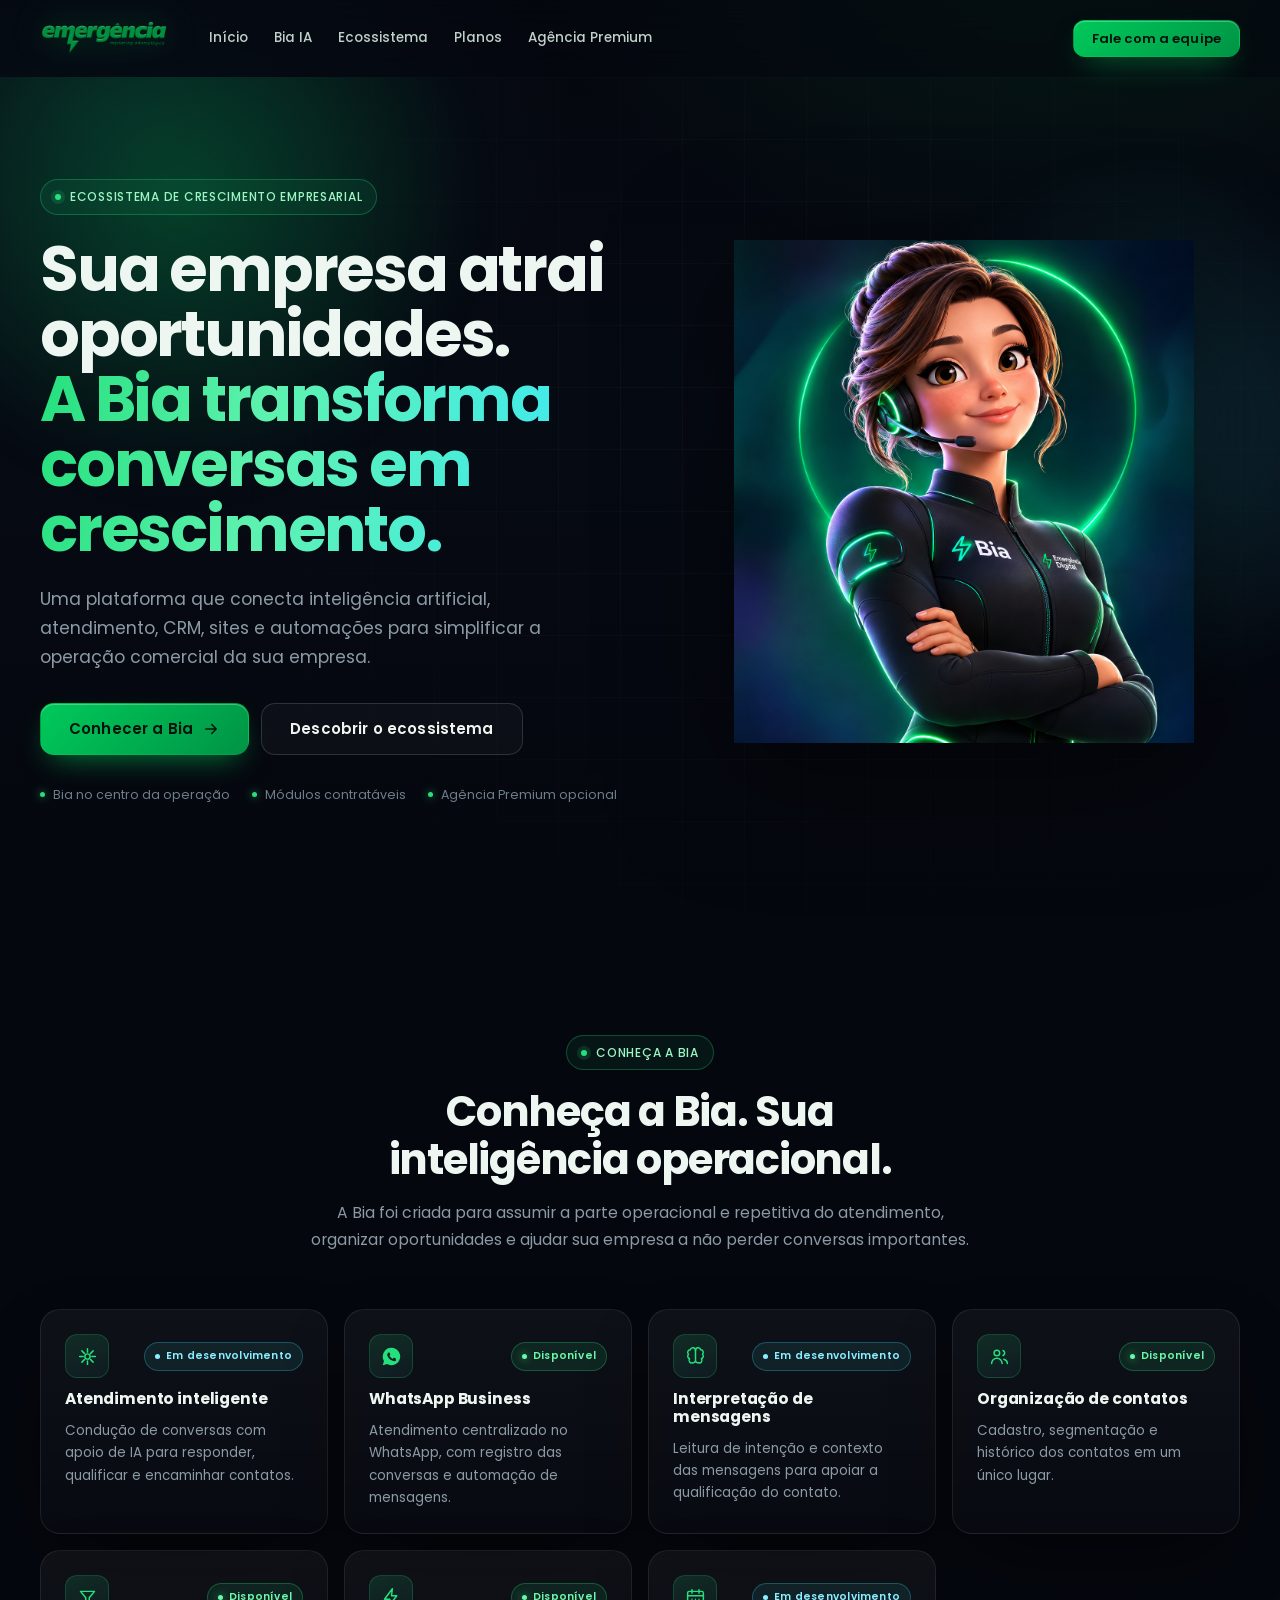
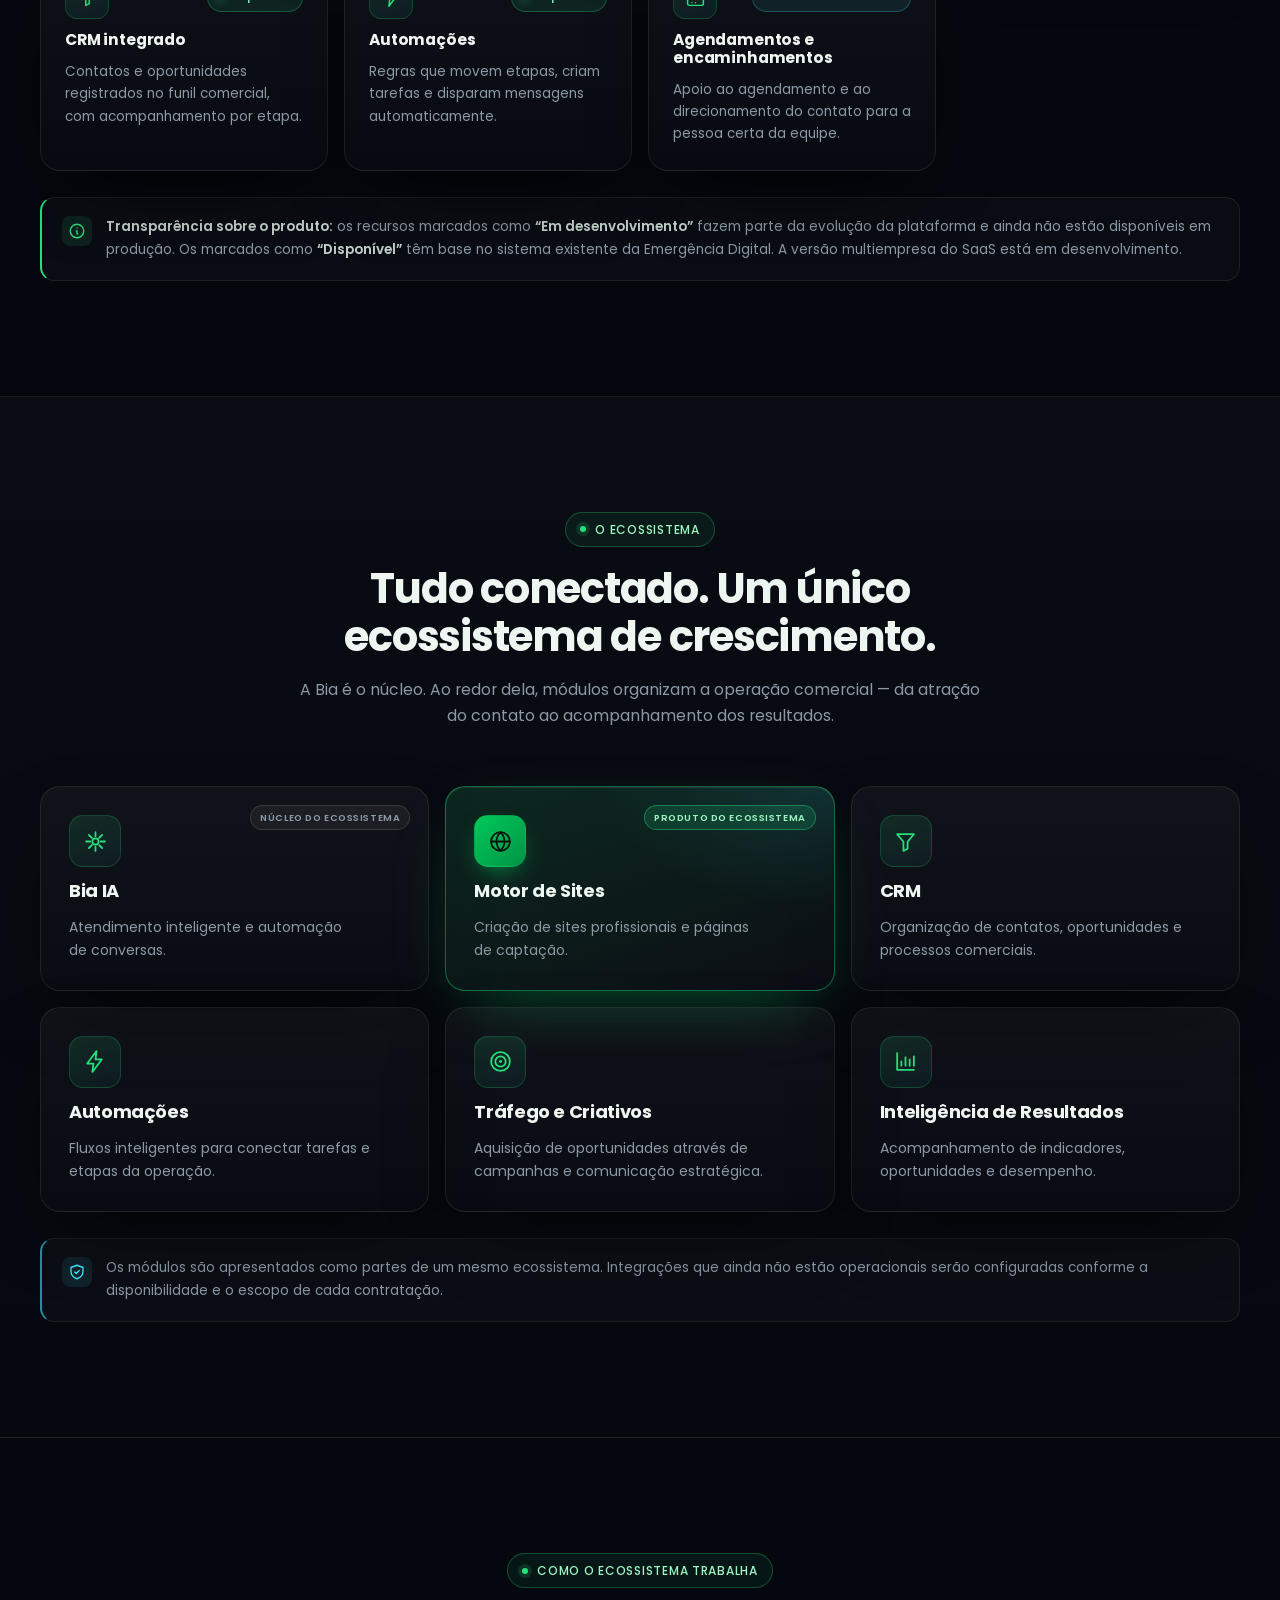
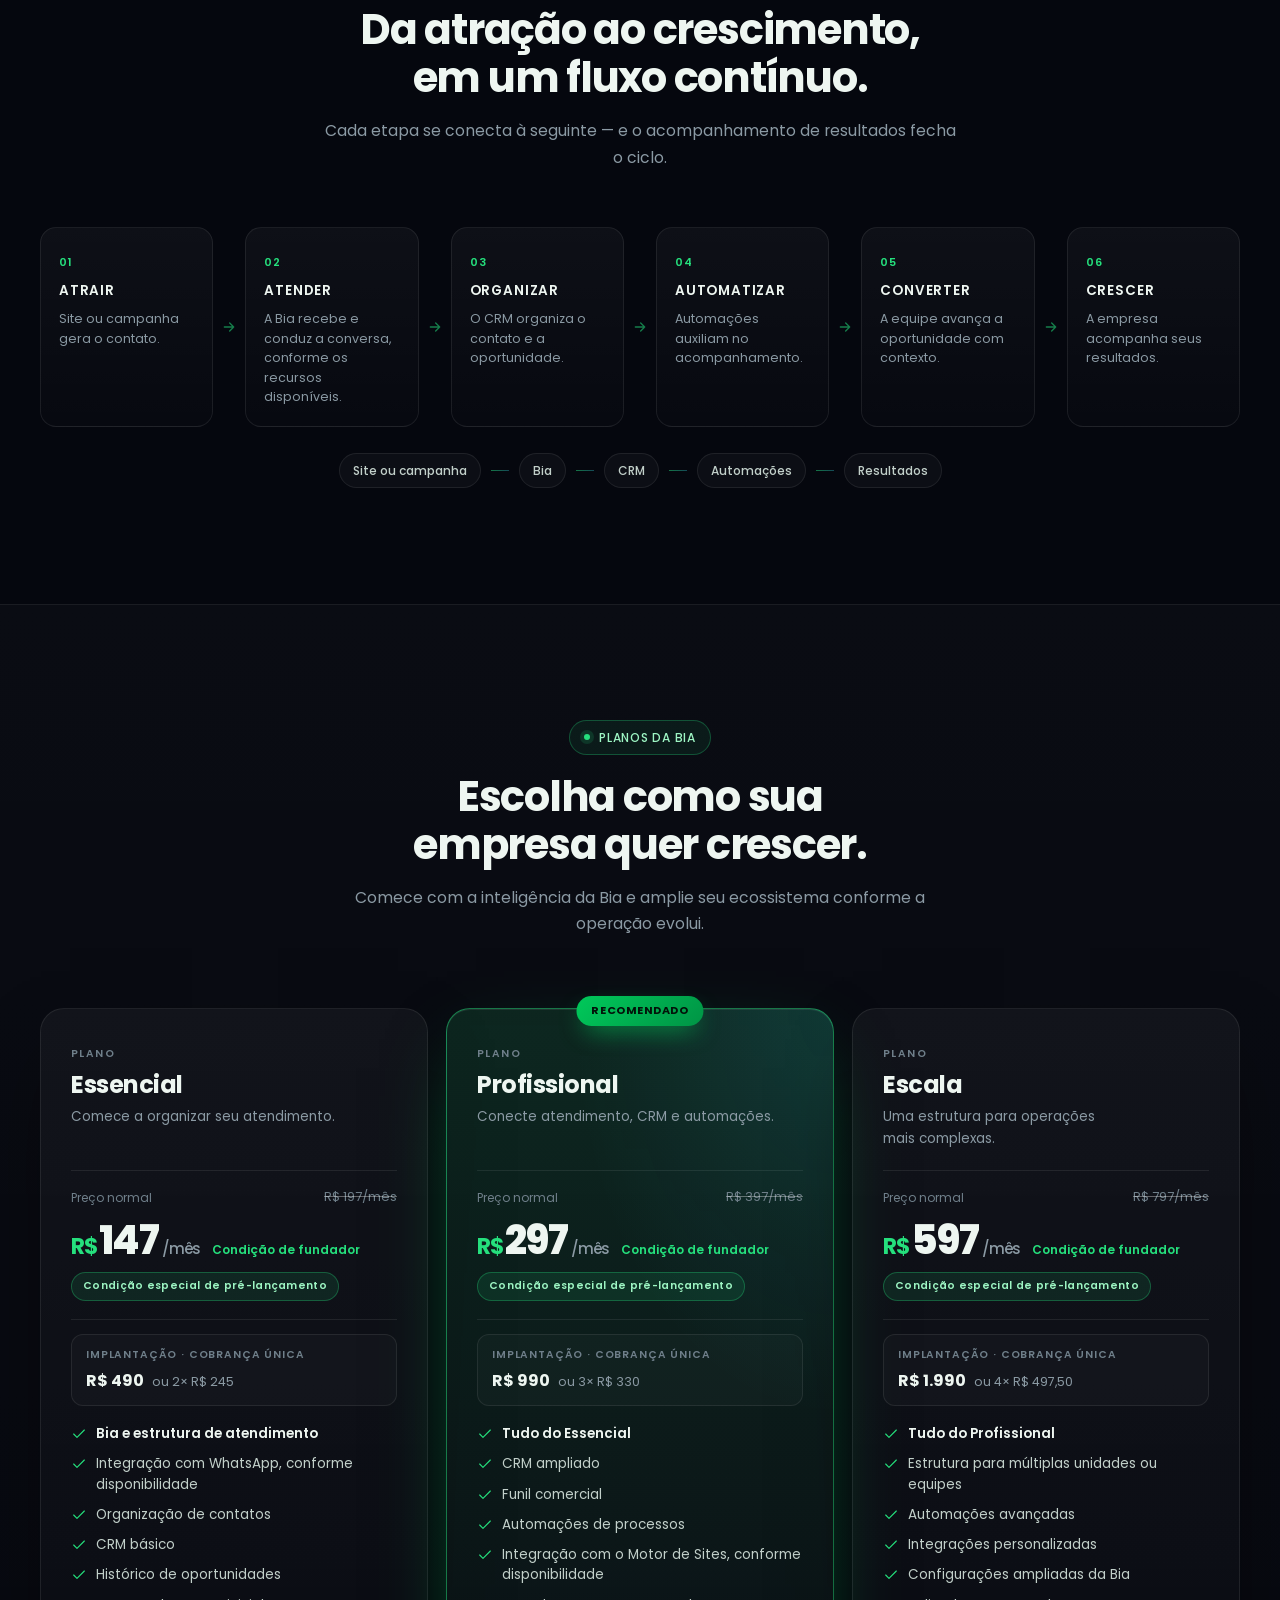
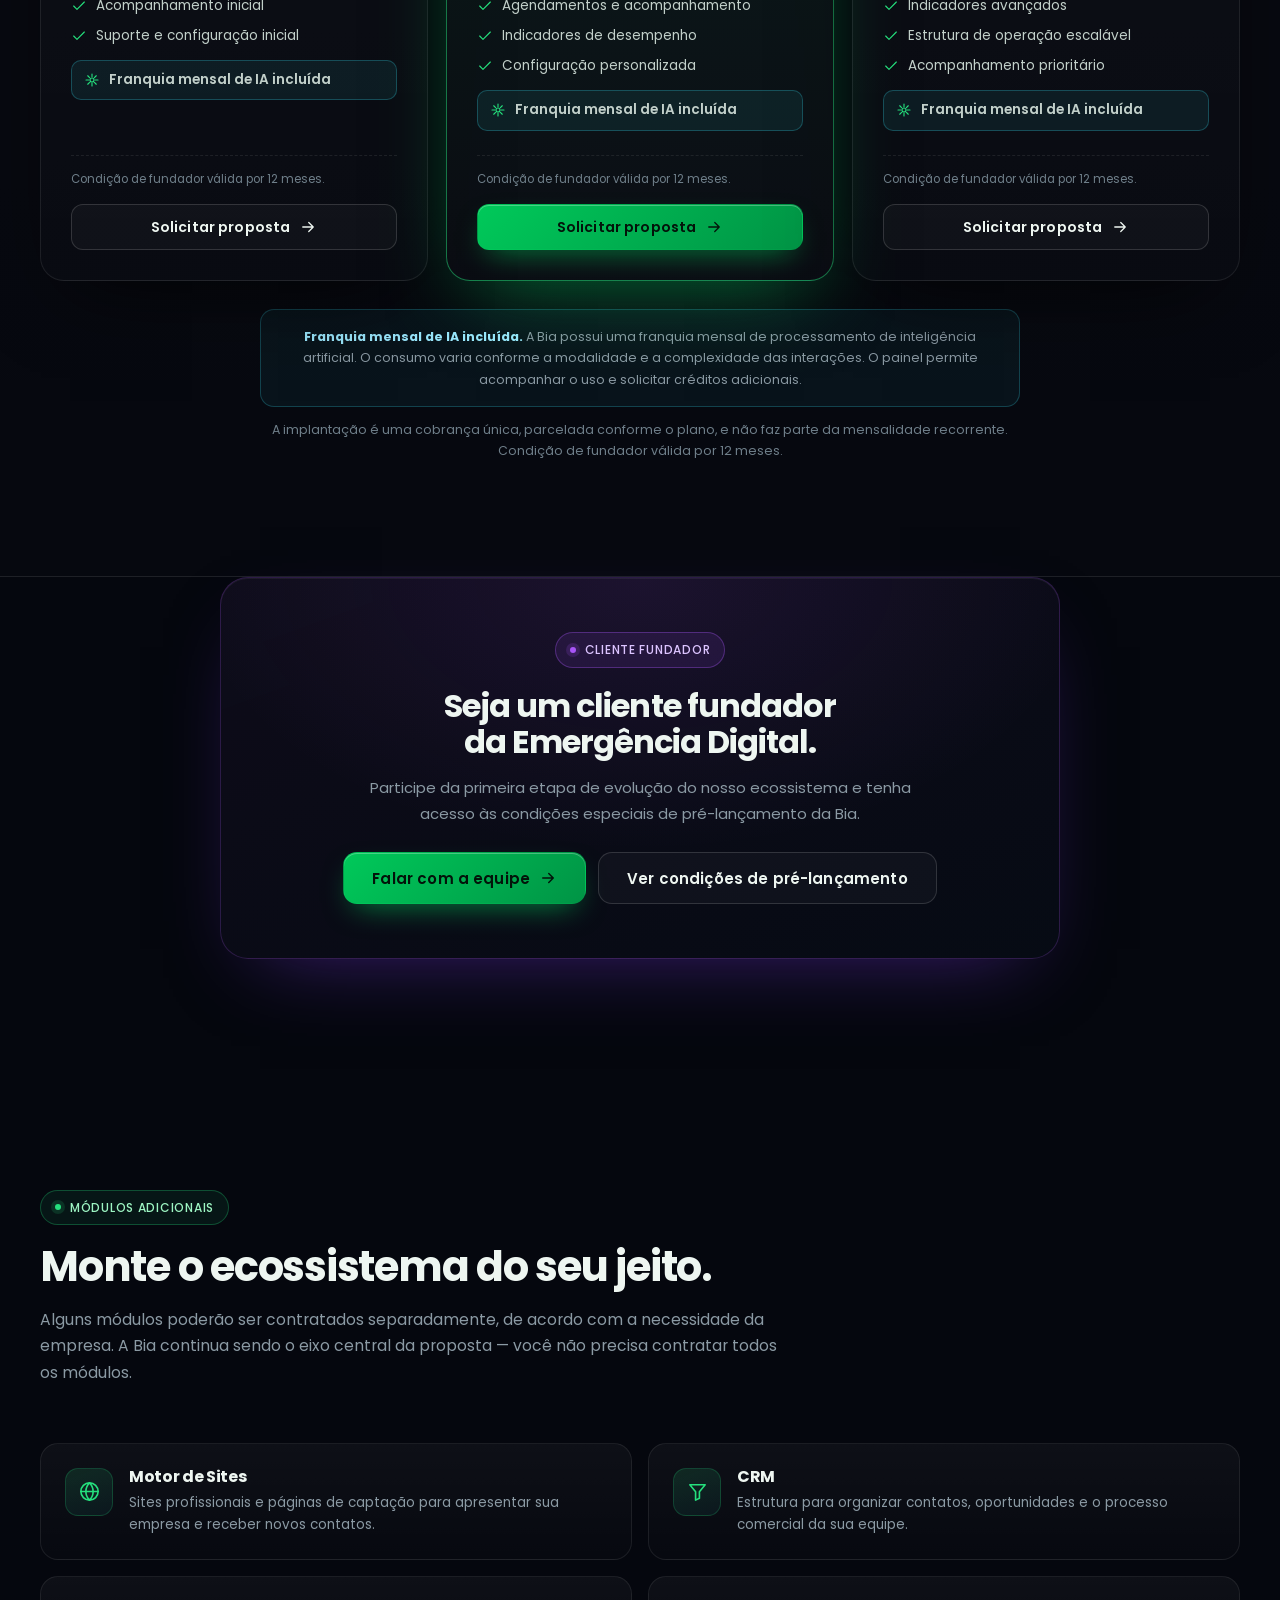
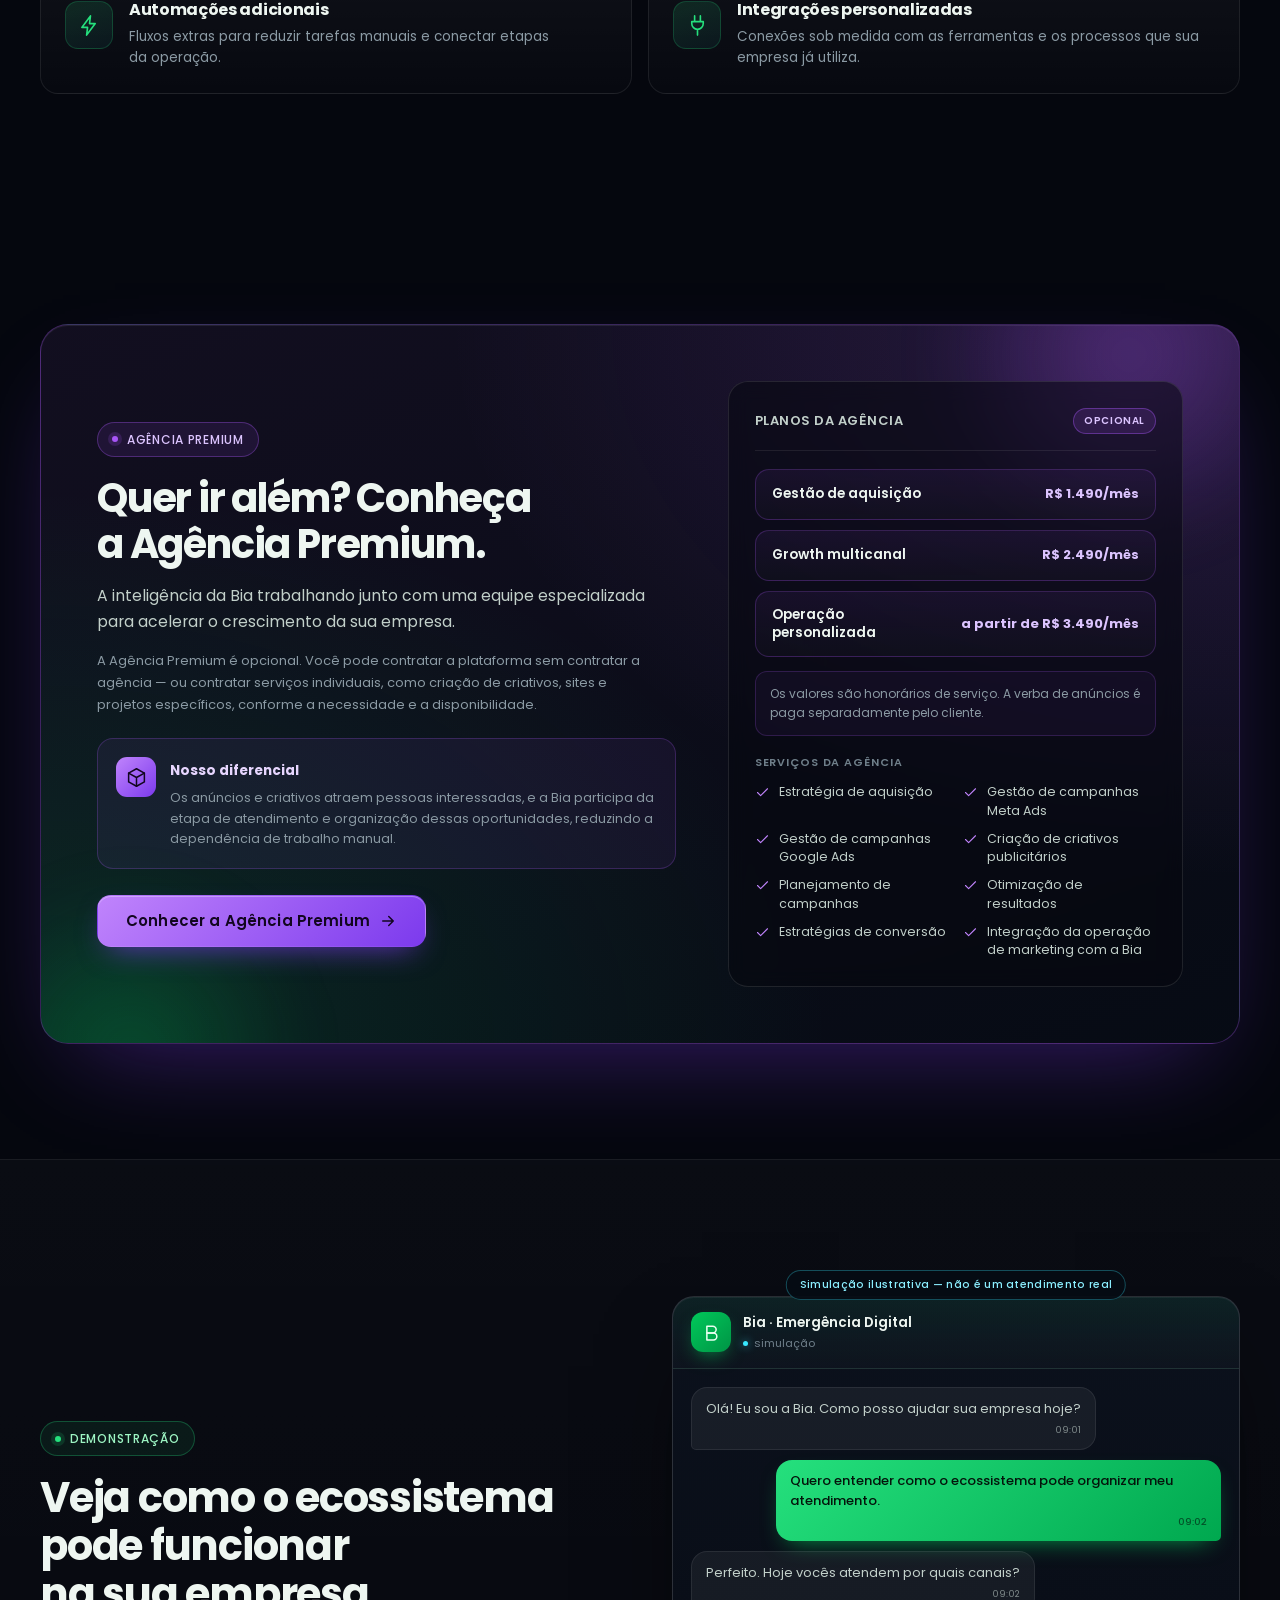
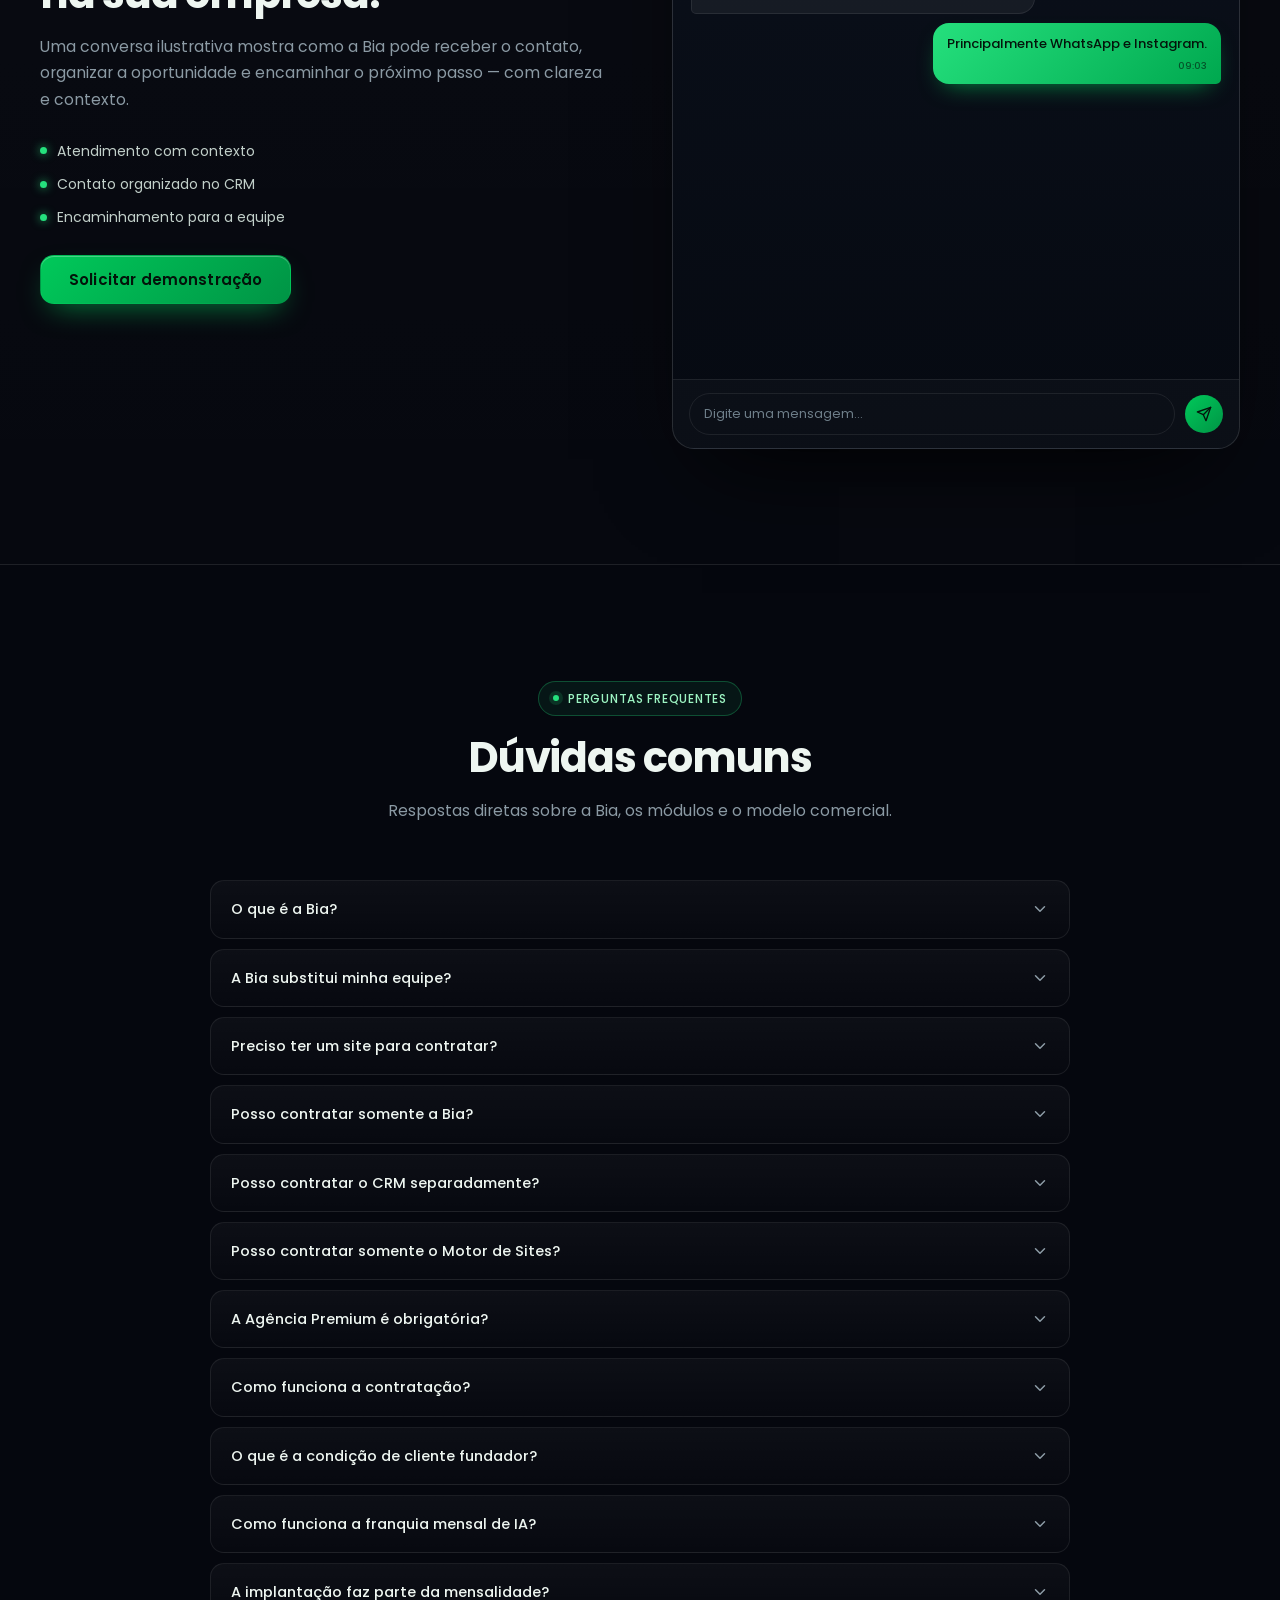
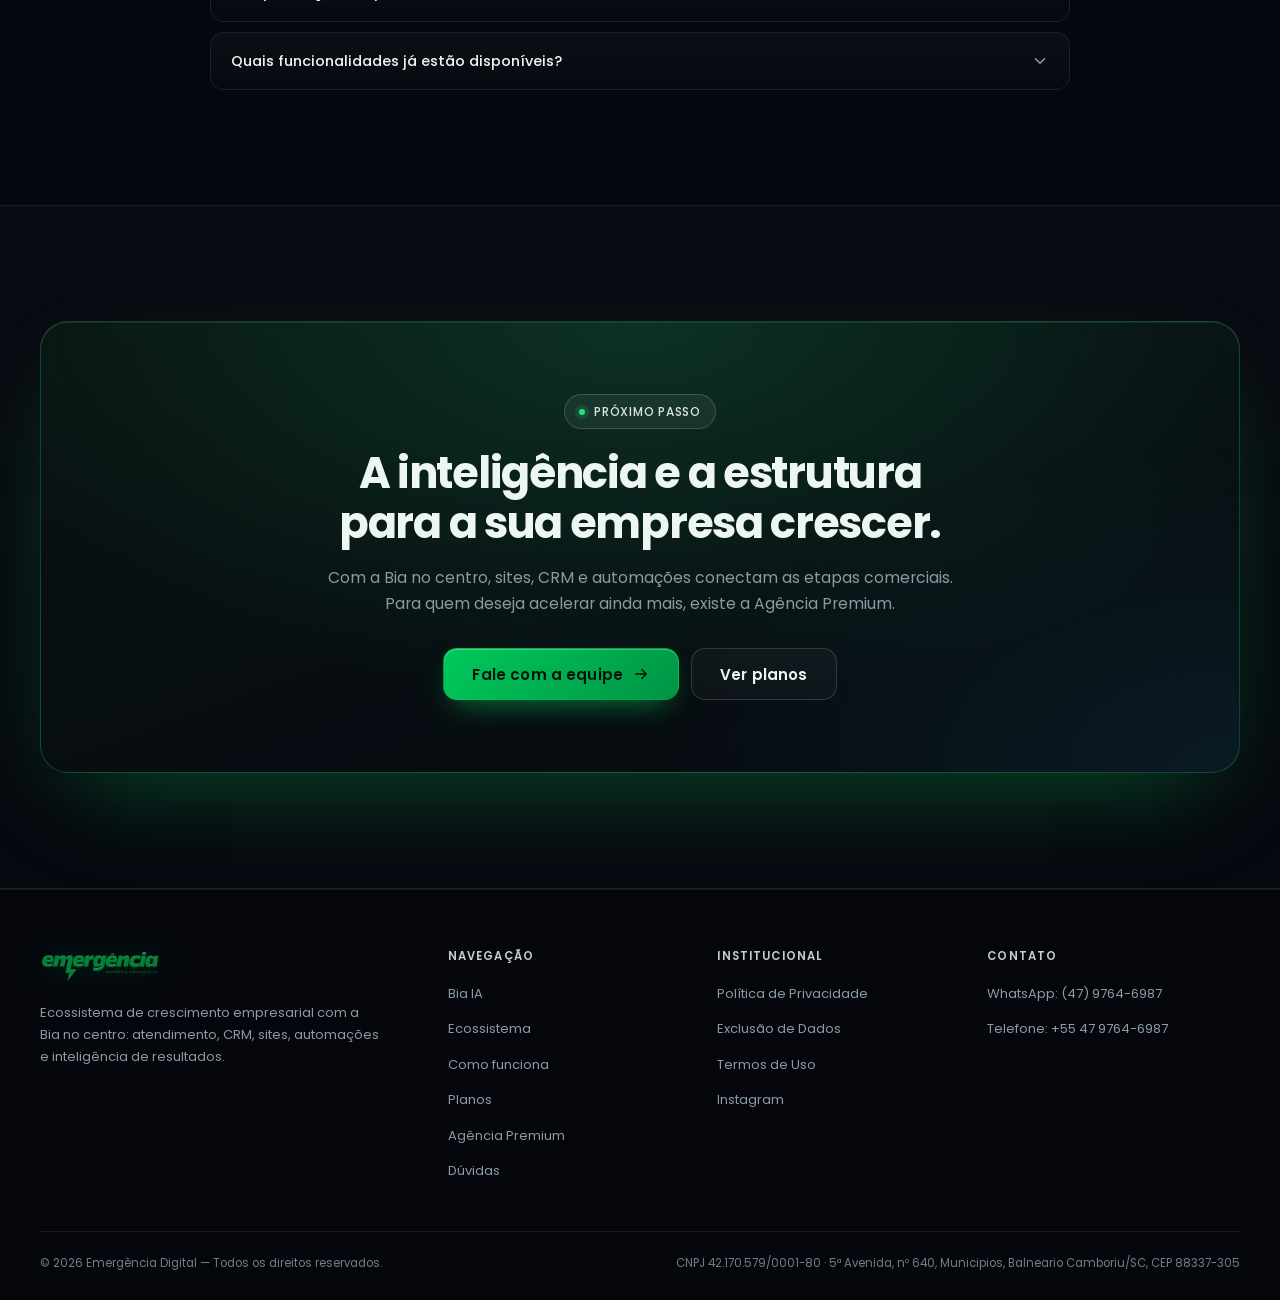
<file: site/index.html>
<!DOCTYPE html>
<html lang="pt-BR">
<head>
  <meta charset="utf-8">
  <meta name="viewport" content="width=device-width, initial-scale=1.0">
  <meta name="color-scheme" content="dark">
  <script>document.documentElement.classList.add("js");</script>
  <title>Emergência Digital | Ecossistema de Crescimento Empresarial com a Bia</title>
  <meta name="description" content="A Bia conecta inteligência artificial, atendimento, CRM, sites e automações para simplificar a operação comercial da sua empresa. Conheça o ecossistema de crescimento da Emergência Digital.">
  <meta name="theme-color" content="#05070e">

  <!-- Open Graph -->
  <meta property="og:type" content="website">
  <meta property="og:site_name" content="Emergência Digital">
  <meta property="og:locale" content="pt_BR">
  <meta property="og:title" content="Emergência Digital | Ecossistema de Crescimento Empresarial com a Bia">
  <meta property="og:description" content="Sua empresa atrai oportunidades. A Bia transforma conversas em crescimento.">
  <meta property="og:image" content="assets/og-image.png">
  <meta property="og:image:width" content="1200">
  <meta property="og:image:height" content="630">
  <meta property="og:image:type" content="image/png">
  <meta property="og:image:alt" content="Emergência Digital — Bia, inteligência operacional e ecossistema de crescimento">

  <meta name="twitter:card" content="summary_large_image">
  <meta name="twitter:title" content="Emergência Digital | Ecossistema de Crescimento Empresarial com a Bia">
  <meta name="twitter:description" content="Sua empresa atrai oportunidades. A Bia transforma conversas em crescimento.">
  <meta name="twitter:image" content="assets/og-image.png">

  <link rel="icon" type="image/svg+xml" href="assets/favicon.svg">
  <link rel="preconnect" href="https://fonts.googleapis.com">
  <link rel="preconnect" href="https://fonts.gstatic.com" crossorigin>
  <link href="https://fonts.googleapis.com/css2?family=Poppins:wght@300;400;500;600;700;800&display=swap" rel="stylesheet">
  <link rel="stylesheet" href="css/styles.css">
</head>
<body>
  <a class="skip-link" href="#conteudo">Pular para o conteúdo</a>

  <!-- ===================== HEADER ===================== -->
  <header class="site-header" data-header>
    <div class="container site-header__inner">
      <a class="brand" href="#inicio" aria-label="Emergência Digital — início">
        <img class="brand__logo" src="assets/logo.png" alt="Emergência Digital" width="708" height="195">
      </a>

      <nav class="nav" aria-label="Principal">
        <a href="#inicio">Início</a>
        <a href="#bia">Bia IA</a>
        <a href="#ecossistema">Ecossistema</a>
        <a href="#planos">Planos</a>
        <a href="#agencia">Agência Premium</a>
      </nav>

      <a class="btn btn--primary btn--sm header-cta" data-contact="whatsapp" href="#" target="_blank" rel="noopener">
        Fale com a equipe
      </a>

      <button class="menu-toggle" type="button" data-menu-toggle aria-expanded="false" aria-label="Abrir menu de navegação" aria-controls="mobile-nav">
        <svg viewBox="0 0 24 24" fill="none" stroke="currentColor" stroke-width="2" stroke-linecap="round" aria-hidden="true"><path d="M4 7h16M4 12h16M4 17h16"/></svg>
      </button>
    </div>

    <div class="mobile-nav" id="mobile-nav" data-mobile-nav>
      <a href="#inicio">Início</a>
      <a href="#bia">Bia IA</a>
      <a href="#ecossistema">Ecossistema</a>
      <a href="#como-funciona">Como funciona</a>
      <a href="#planos">Planos</a>
      <a href="#fundador">Cliente fundador</a>
      <a href="#modulos">Módulos adicionais</a>
      <a href="#agencia">Agência Premium</a>
      <a href="#faq">Dúvidas</a>
      <a class="btn btn--primary" data-contact="whatsapp" href="#" target="_blank" rel="noopener">Fale com a equipe</a>
    </div>
  </header>

  <main id="conteudo">
    <!-- ===================== 1. HERO ===================== -->
    <section class="hero" id="inicio" aria-label="Apresentação">
      <div class="hero__bg" aria-hidden="true">
        <span class="hero__glow hero__glow--green"></span>
        <span class="hero__glow hero__glow--cyan"></span>
        <span class="hero__grid"></span>
      </div>

      <div class="container hero__grid-wrap">
        <div class="hero__copy">
          <span class="eyebrow"><span class="eyebrow__dot"></span> Ecossistema de crescimento empresarial</span>
          <h1 class="hero__title">
            Sua empresa atrai oportunidades.
            <span class="grad-text">A Bia transforma conversas em crescimento.</span>
          </h1>
          <p class="hero__lead">
            Uma plataforma que conecta inteligência artificial, atendimento, CRM, sites e automações
            para simplificar a operação comercial da sua empresa.
          </p>
          <div class="hero__actions">
            <a class="btn btn--primary btn--lg" href="#bia">
              Conhecer a Bia
              <svg class="icon" viewBox="0 0 24 24" fill="none" stroke="currentColor" stroke-width="2" stroke-linecap="round" stroke-linejoin="round" aria-hidden="true"><path d="M5 12h14M13 6l6 6-6 6"/></svg>
            </a>
            <a class="btn btn--outline btn--lg" href="#ecossistema">Descobrir o ecossistema</a>
          </div>
          <ul class="hero__meta" aria-label="Destaques da plataforma">
            <li><span class="hero__meta-dot"></span> Bia no centro da operação</li>
            <li><span class="hero__meta-dot"></span> Módulos contratáveis</li>
            <li><span class="hero__meta-dot"></span> Agência Premium opcional</li>
          </ul>
        </div>

        <div class="hero__visual reveal">
          <figure class="hero__figure" data-core>
            <img class="hero__figure-img"
                 src="assets/bia-hero.png"
                 alt="Bia, a inteligência operacional da Emergência Digital — personagem com headset e anel de luz verde."
                 width="1199" height="1312"
                 fetchpriority="high" decoding="async">
          </figure>
        </div>
      </div>
    </section>

    <!-- ===================== 2. CONHEÇA A BIA ===================== -->
    <section class="section" id="bia">
      <div class="container">
        <div class="section-head section-head--center reveal">
          <span class="eyebrow"><span class="eyebrow__dot"></span> Conheça a Bia</span>
          <h2 class="section-title">Conheça a Bia. Sua inteligência operacional.</h2>
          <p class="section-sub">
            A Bia foi criada para assumir a parte operacional e repetitiva do atendimento, organizar
            oportunidades e ajudar sua empresa a não perder conversas importantes.
          </p>
        </div>

        <div class="bia-grid" id="bia-list"><!-- renderizado via config.js --></div>

        <div class="info-note reveal">
          <span class="info-note__icon">
            <svg viewBox="0 0 24 24" fill="none" stroke="currentColor" stroke-width="1.8" stroke-linecap="round" stroke-linejoin="round" aria-hidden="true"><circle cx="12" cy="12" r="9"/><path d="M12 8h.01M11 12h1v4h1"/></svg>
          </span>
          <p>
            <strong>Transparência sobre o produto:</strong> os recursos marcados como
            <strong>“Em desenvolvimento”</strong> fazem parte da evolução da plataforma e ainda não estão
            disponíveis em produção. Os marcados como <strong>“Disponível”</strong> têm base no sistema
            existente da Emergência Digital. A versão multiempresa do SaaS está em desenvolvimento.
          </p>
        </div>
      </div>
    </section>

    <!-- ===================== 3. ECOSSISTEMA ===================== -->
    <section class="section section--tint" id="ecossistema">
      <div class="container">
        <div class="section-head section-head--center reveal">
          <span class="eyebrow"><span class="eyebrow__dot"></span> O ecossistema</span>
          <h2 class="section-title">Tudo conectado. Um único ecossistema de crescimento.</h2>
          <p class="section-sub">
            A Bia é o núcleo. Ao redor dela, módulos organizam a operação comercial — da atração do
            contato ao acompanhamento dos resultados.
          </p>
        </div>

        <div class="eco-grid" id="ecosystem-list"><!-- renderizado via config.js --></div>

        <div class="info-note info-note--muted reveal">
          <span class="info-note__icon">
            <svg viewBox="0 0 24 24" fill="none" stroke="currentColor" stroke-width="1.8" stroke-linecap="round" stroke-linejoin="round" aria-hidden="true"><path d="M12 3 4 6v5c0 5 3.4 8.4 8 10 4.6-1.6 8-5 8-10V6l-8-3Z"/><path d="m9 12 2 2 4-4"/></svg>
          </span>
          <p>
            Os módulos são apresentados como partes de um mesmo ecossistema. Integrações que ainda não
            estão operacionais serão configuradas conforme a disponibilidade e o escopo de cada contratação.
          </p>
        </div>
      </div>
    </section>

    <!-- ===================== 4. COMO O ECOSSISTEMA TRABALHA ===================== -->
    <section class="section" id="como-funciona">
      <div class="container">
        <div class="section-head section-head--center reveal">
          <span class="eyebrow"><span class="eyebrow__dot"></span> Como o ecossistema trabalha</span>
          <h2 class="section-title">Da atração ao crescimento, em um fluxo contínuo.</h2>
          <p class="section-sub">
            Cada etapa se conecta à seguinte — e o acompanhamento de resultados fecha o ciclo.
          </p>
        </div>

        <div class="flow" aria-label="Fluxo do ecossistema">
          <div class="flow__step reveal">
            <span class="flow__num">01</span>
            <span class="flow__name">Atrair</span>
            <p>Site ou campanha gera o contato.</p>
          </div>
          <span class="flow__arrow" aria-hidden="true">
            <svg viewBox="0 0 24 24" fill="none" stroke="currentColor" stroke-width="2" stroke-linecap="round" stroke-linejoin="round"><path d="M5 12h14M13 6l6 6-6 6"/></svg>
          </span>
          <div class="flow__step reveal" data-delay="1">
            <span class="flow__num">02</span>
            <span class="flow__name">Atender</span>
            <p>A Bia recebe e conduz a conversa, conforme os recursos disponíveis.</p>
          </div>
          <span class="flow__arrow" aria-hidden="true">
            <svg viewBox="0 0 24 24" fill="none" stroke="currentColor" stroke-width="2" stroke-linecap="round" stroke-linejoin="round"><path d="M5 12h14M13 6l6 6-6 6"/></svg>
          </span>
          <div class="flow__step reveal" data-delay="2">
            <span class="flow__num">03</span>
            <span class="flow__name">Organizar</span>
            <p>O CRM organiza o contato e a oportunidade.</p>
          </div>
          <span class="flow__arrow" aria-hidden="true">
            <svg viewBox="0 0 24 24" fill="none" stroke="currentColor" stroke-width="2" stroke-linecap="round" stroke-linejoin="round"><path d="M5 12h14M13 6l6 6-6 6"/></svg>
          </span>
          <div class="flow__step reveal" data-delay="3">
            <span class="flow__num">04</span>
            <span class="flow__name">Automatizar</span>
            <p>Automações auxiliam no acompanhamento.</p>
          </div>
          <span class="flow__arrow" aria-hidden="true">
            <svg viewBox="0 0 24 24" fill="none" stroke="currentColor" stroke-width="2" stroke-linecap="round" stroke-linejoin="round"><path d="M5 12h14M13 6l6 6-6 6"/></svg>
          </span>
          <div class="flow__step reveal" data-delay="4">
            <span class="flow__num">05</span>
            <span class="flow__name">Converter</span>
            <p>A equipe avança a oportunidade com contexto.</p>
          </div>
          <span class="flow__arrow" aria-hidden="true">
            <svg viewBox="0 0 24 24" fill="none" stroke="currentColor" stroke-width="2" stroke-linecap="round" stroke-linejoin="round"><path d="M5 12h14M13 6l6 6-6 6"/></svg>
          </span>
          <div class="flow__step reveal" data-delay="5">
            <span class="flow__num">06</span>
            <span class="flow__name">Crescer</span>
            <p>A empresa acompanha seus resultados.</p>
          </div>
        </div>

        <div class="flow-chain reveal" aria-hidden="true">
          <span>Site ou campanha</span>
          <i></i>
          <span>Bia</span>
          <i></i>
          <span>CRM</span>
          <i></i>
          <span>Automações</span>
          <i></i>
          <span>Resultados</span>
        </div>
      </div>
    </section>

    <!-- ===================== 5. PLANOS ===================== -->
    <section class="section section--tint" id="planos">
      <div class="container">
        <div class="section-head section-head--center reveal">
          <span class="eyebrow"><span class="eyebrow__dot"></span> Planos da Bia</span>
          <h2 class="section-title">Escolha como sua empresa quer crescer.</h2>
          <p class="section-sub">
            Comece com a inteligência da Bia e amplie seu ecossistema conforme a operação evolui.
          </p>
        </div>

        <div class="plans-grid" id="plans-list"><!-- renderizado via config.js --></div>

        <div class="plans-foot reveal" id="plans-foot"><!-- renderizado via config.js --></div>
      </div>
    </section>

    <!-- ===================== 5.5 CLIENTE FUNDADOR ===================== -->
    <section class="section founder" id="fundador">
      <div class="container">
        <div class="founder-band reveal">
          <span class="eyebrow eyebrow--purple"><span class="eyebrow__dot"></span> Cliente fundador</span>
          <h2 class="founder-band__title">Seja um cliente fundador da Emergência Digital.</h2>
          <p class="founder-band__text">
            Participe da primeira etapa de evolução do nosso ecossistema e tenha acesso às condições
            especiais de pré-lançamento da Bia.
          </p>
          <div class="founder-band__actions">
            <a class="btn btn--primary btn--lg" data-contact="whatsapp" href="#" target="_blank" rel="noopener">
              Falar com a equipe
              <svg class="icon" viewBox="0 0 24 24" fill="none" stroke="currentColor" stroke-width="2" stroke-linecap="round" stroke-linejoin="round" aria-hidden="true"><path d="M5 12h14M13 6l6 6-6 6"/></svg>
            </a>
            <a class="btn btn--outline btn--lg" href="#planos">Ver condições de pré-lançamento</a>
          </div>
        </div>
      </div>
    </section>

    <!-- ===================== 6. MÓDULOS ADICIONAIS ===================== -->
    <section class="section" id="modulos">
      <div class="container">
        <div class="section-head reveal">
          <span class="eyebrow"><span class="eyebrow__dot"></span> Módulos adicionais</span>
          <h2 class="section-title">Monte o ecossistema do seu jeito.</h2>
          <p class="section-sub">
            Alguns módulos poderão ser contratados separadamente, de acordo com a necessidade da empresa.
            A Bia continua sendo o eixo central da proposta — você não precisa contratar todos os módulos.
          </p>
        </div>

        <div class="modules-grid" id="modules-list"><!-- renderizado via config.js --></div>
      </div>
    </section>

    <!-- ===================== 7. AGÊNCIA PREMIUM ===================== -->
    <section class="section" id="agencia">
      <div class="container">
        <div class="agency-panel reveal">
          <span class="agency-panel__glow agency-panel__glow--purple" aria-hidden="true"></span>
          <span class="agency-panel__glow agency-panel__glow--green" aria-hidden="true"></span>

          <div class="agency-panel__grid">
            <div class="agency-panel__copy">
              <span class="eyebrow eyebrow--purple"><span class="eyebrow__dot"></span> Agência Premium</span>
              <h2 class="agency-panel__title">Quer ir além? Conheça a Agência Premium.</h2>
              <p class="agency-panel__sub">
                A inteligência da Bia trabalhando junto com uma equipe especializada para acelerar o
                crescimento da sua empresa.
              </p>
              <p class="agency-panel__note">
                A Agência Premium é opcional. Você pode contratar a plataforma sem contratar a agência —
                ou contratar serviços individuais, como criação de criativos, sites e projetos específicos,
                conforme a necessidade e a disponibilidade.
              </p>

              <div class="agency-panel__diff">
                <span class="agency-panel__diff-icon">
                  <svg viewBox="0 0 24 24" fill="none" stroke="currentColor" stroke-width="1.7" stroke-linecap="round" stroke-linejoin="round" aria-hidden="true"><path d="M12 2 3 7v10l9 5 9-5V7l-9-5Z"/><path d="M3 7l9 5 9-5M12 12v10"/></svg>
                </span>
                <div>
                  <strong>Nosso diferencial</strong>
                  <p>
                    Os anúncios e criativos atraem pessoas interessadas, e a Bia participa da etapa de
                    atendimento e organização dessas oportunidades, reduzindo a dependência de trabalho manual.
                  </p>
                </div>
              </div>

              <a class="btn btn--purple btn--lg" data-contact="whatsapp" href="#" target="_blank" rel="noopener">
                Conhecer a Agência Premium
                <svg class="icon" viewBox="0 0 24 24" fill="none" stroke="currentColor" stroke-width="2" stroke-linecap="round" stroke-linejoin="round" aria-hidden="true"><path d="M5 12h14M13 6l6 6-6 6"/></svg>
              </a>
            </div>

            <div class="agency-panel__services">
              <div class="agency-panel__services-head">
                <span>Planos da agência</span>
                <span class="agency-panel__tag">Opcional</span>
              </div>

              <div class="agency-tiers" id="agency-tiers"><!-- renderizado via config.js --></div>

              <p class="agency-tiers__fee" id="agency-fee"><!-- renderizado via config.js --></p>

              <div class="agency-services__label">Serviços da agência</div>
              <ul class="agency-services" id="agency-services"><!-- renderizado via config.js --></ul>
            </div>
          </div>
        </div>
      </div>
    </section>

    <!-- ===================== 8. DEMONSTRAÇÃO ===================== -->
    <section class="section section--tint" id="demo">
      <div class="container">
        <div class="demo-wrap">
          <div class="demo-copy reveal">
            <span class="eyebrow"><span class="eyebrow__dot"></span> Demonstração</span>
            <h2 class="section-title">Veja como o ecossistema pode funcionar na sua empresa.</h2>
            <p class="section-sub">
              Uma conversa ilustrativa mostra como a Bia pode receber o contato, organizar a oportunidade
              e encaminhar o próximo passo — com clareza e contexto.
            </p>
            <ul class="demo-points">
              <li><span class="demo-points__dot"></span> Atendimento com contexto</li>
              <li><span class="demo-points__dot"></span> Contato organizado no CRM</li>
              <li><span class="demo-points__dot"></span> Encaminhamento para a equipe</li>
            </ul>
            <a class="btn btn--primary btn--lg" data-contact="whatsapp" href="#" target="_blank" rel="noopener">
              Solicitar demonstração
            </a>
          </div>

          <div class="demo-visual reveal" data-delay="1">
            <span class="demo-badge">Simulação ilustrativa — não é um atendimento real</span>
            <div class="chat" data-demo-chat aria-label="Demonstração simulada de conversa com a Bia">
              <div class="chat__head">
                <span class="chat__avatar" aria-hidden="true">
                  <svg viewBox="0 0 64 64" fill="none"><path d="M20 15h17a10 10 0 0 1 0 20H20V15Z" stroke="currentColor" stroke-width="4.4" stroke-linejoin="round"/><path d="M20 35h19a10 10 0 0 1 0 20H20V35Z" stroke="currentColor" stroke-width="4.4" stroke-linejoin="round"/></svg>
                </span>
                <span class="chat__head-meta">
                  <span class="name">Bia · Emergência Digital</span>
                  <span class="status-line"><span class="status-line__dot"></span> simulação</span>
                </span>
              </div>
              <div class="chat__body">
                <div class="msg msg--in" style="animation-delay:0.2s">
                  Olá! Eu sou a Bia. Como posso ajudar sua empresa hoje?
                  <span class="time">09:01</span>
                </div>
                <div class="msg msg--out" style="animation-delay:0.7s">
                  Quero entender como o ecossistema pode organizar meu atendimento.
                  <span class="time">09:02</span>
                </div>
                <div class="msg msg--in" style="animation-delay:1.2s">
                  Perfeito. Hoje vocês atendem por quais canais?
                  <span class="time">09:02</span>
                </div>
                <div class="msg msg--out" style="animation-delay:1.7s">
                  Principalmente WhatsApp e Instagram.
                  <span class="time">09:03</span>
                </div>
                <div class="msg msg--in" style="animation-delay:2.2s">
                  Entendi. Posso registrar esse contato, organizar a oportunidade no CRM e encaminhar
                  para um especialista apresentar a configuração ideal.
                  <span class="time">09:03</span>
                </div>
                <div class="msg msg--out" style="animation-delay:2.7s">
                  Pode ser. Como sigo?
                  <span class="time">09:04</span>
                </div>
                <div class="msg msg--in" style="animation-delay:3.2s">
                  Vou direcionar seu contato para a equipe. Você pode solicitar uma demonstração e
                  receber uma proposta sob medida.
                  <span class="time">09:04</span>
                </div>
              </div>
              <div class="chat__input" aria-hidden="true">
                <span class="pill">Digite uma mensagem…</span>
                <span class="send">
                  <svg viewBox="0 0 24 24" fill="none" stroke="currentColor" stroke-width="2" stroke-linecap="round" stroke-linejoin="round"><path d="M22 2 11 13"/><path d="M22 2 15 22l-4-9-9-4Z"/></svg>
                </span>
              </div>
            </div>
          </div>
        </div>
      </div>
    </section>

    <!-- ===================== 9. FAQ ===================== -->
    <section class="section" id="faq">
      <div class="container">
        <div class="section-head section-head--center reveal">
          <span class="eyebrow"><span class="eyebrow__dot"></span> Perguntas frequentes</span>
          <h2 class="section-title">Dúvidas comuns</h2>
          <p class="section-sub">Respostas diretas sobre a Bia, os módulos e o modelo comercial.</p>
        </div>

        <div class="faq" id="faq-list"><!-- renderizado via config.js --></div>
      </div>
    </section>

    <!-- ===================== 10. CTA FINAL ===================== -->
    <section class="section section--tint" id="contato">
      <div class="container">
        <div class="cta-final reveal">
          <span class="eyebrow eyebrow--light"><span class="eyebrow__dot"></span> Próximo passo</span>
          <h2>A inteligência e a estrutura para a sua empresa crescer.</h2>
          <p>
            Com a Bia no centro, sites, CRM e automações conectam as etapas comerciais. Para quem deseja
            acelerar ainda mais, existe a Agência Premium.
          </p>
          <div class="cta-final__actions">
            <a class="btn btn--primary btn--lg" data-contact="whatsapp" href="#" target="_blank" rel="noopener">
              Fale com a equipe
              <svg class="icon" viewBox="0 0 24 24" fill="none" stroke="currentColor" stroke-width="2" stroke-linecap="round" stroke-linejoin="round" aria-hidden="true"><path d="M5 12h14M13 6l6 6-6 6"/></svg>
            </a>
            <a class="btn btn--outline btn--lg" href="#planos">Ver planos</a>
          </div>
        </div>
      </div>
    </section>
  </main>

  <!-- ===================== FOOTER ===================== -->
  <footer class="site-footer">
    <div class="container">
      <div class="footer-grid">
        <div class="footer-brand">
          <img class="footer-brand__logo" src="assets/logo.png" alt="Emergência Digital" width="708" height="195" loading="lazy" decoding="async">
          <p>
            Ecossistema de crescimento empresarial com a Bia no centro: atendimento, CRM, sites,
            automações e inteligência de resultados.
          </p>
        </div>

        <div class="footer-col">
          <h4>Navegação</h4>
          <ul>
            <li><a href="#bia">Bia IA</a></li>
            <li><a href="#ecossistema">Ecossistema</a></li>
            <li><a href="#como-funciona">Como funciona</a></li>
            <li><a href="#planos">Planos</a></li>
            <li><a href="#agencia">Agência Premium</a></li>
            <li><a href="#faq">Dúvidas</a></li>
          </ul>
        </div>

        <div class="footer-col">
          <h4>Institucional</h4>
          <ul>
            <li><a href="politica-de-privacidade.html">Política de Privacidade</a></li>
            <li><a href="exclusao-de-dados.html">Exclusão de Dados</a></li>
            <li><a href="politica-de-privacidade.html#termos">Termos de Uso</a></li>
            <li><a data-contact="instagram" href="#" target="_blank" rel="noopener">Instagram</a></li>
          </ul>
        </div>

        <div class="footer-col">
          <h4>Contato</h4>
          <ul>
            <li><a data-contact="whatsapp" href="#" target="_blank" rel="noopener">WhatsApp: <span data-text="whatsapp"></span></a></li>
            <li><a data-contact="phone" href="#">Telefone: <span data-text="phone"></span></a></li>
          </ul>
        </div>
      </div>

      <div class="footer-bottom">
        <span>© <span data-text="year">2026</span> Emergência Digital — Todos os direitos reservados.</span>
        <span>CNPJ <span data-text="cnpj">42.170.579/0001-80</span> · <span data-text="address">5ª Avenida, nº 640, Municipios, Balneario Camboriu/SC, CEP 88337-305</span></span>
      </div>
    </div>
  </footer>

  <script src="js/config.js"></script>
  <script src="js/main.js"></script>
</body>
</html>
</file>
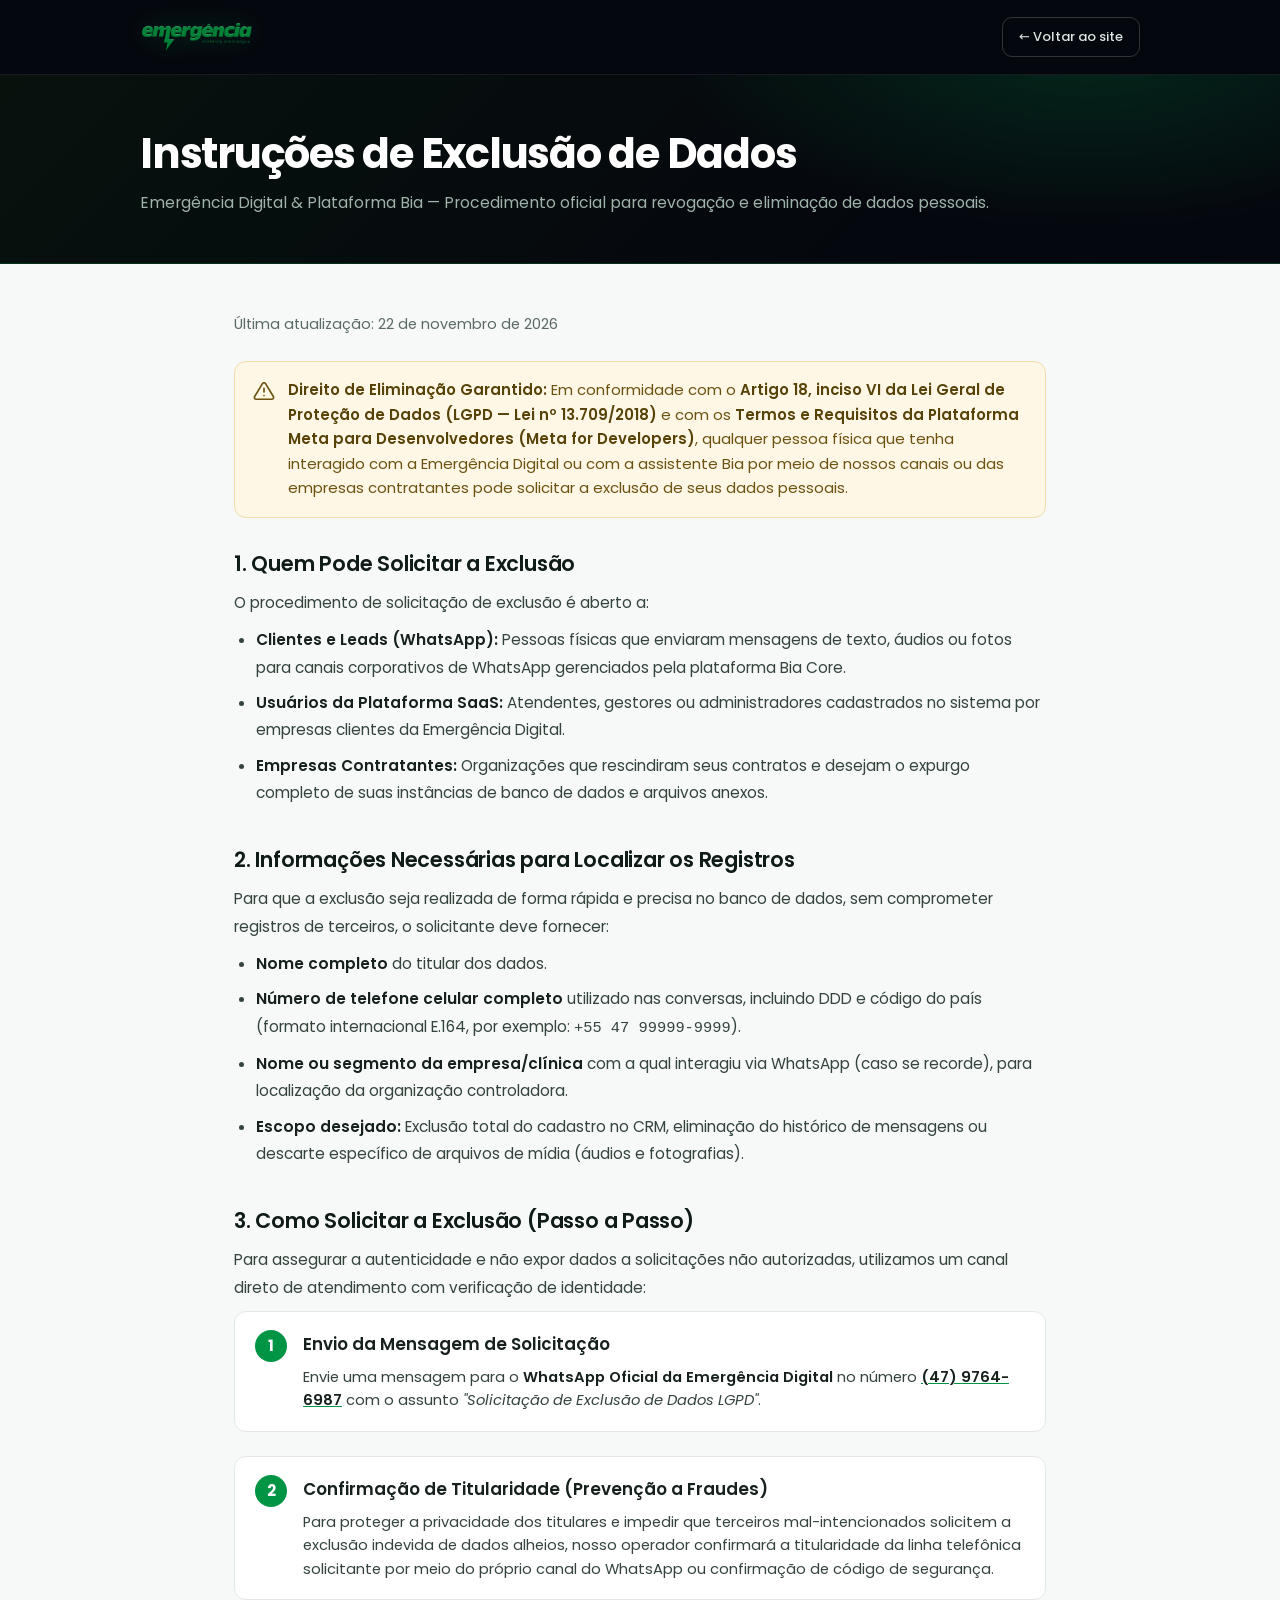
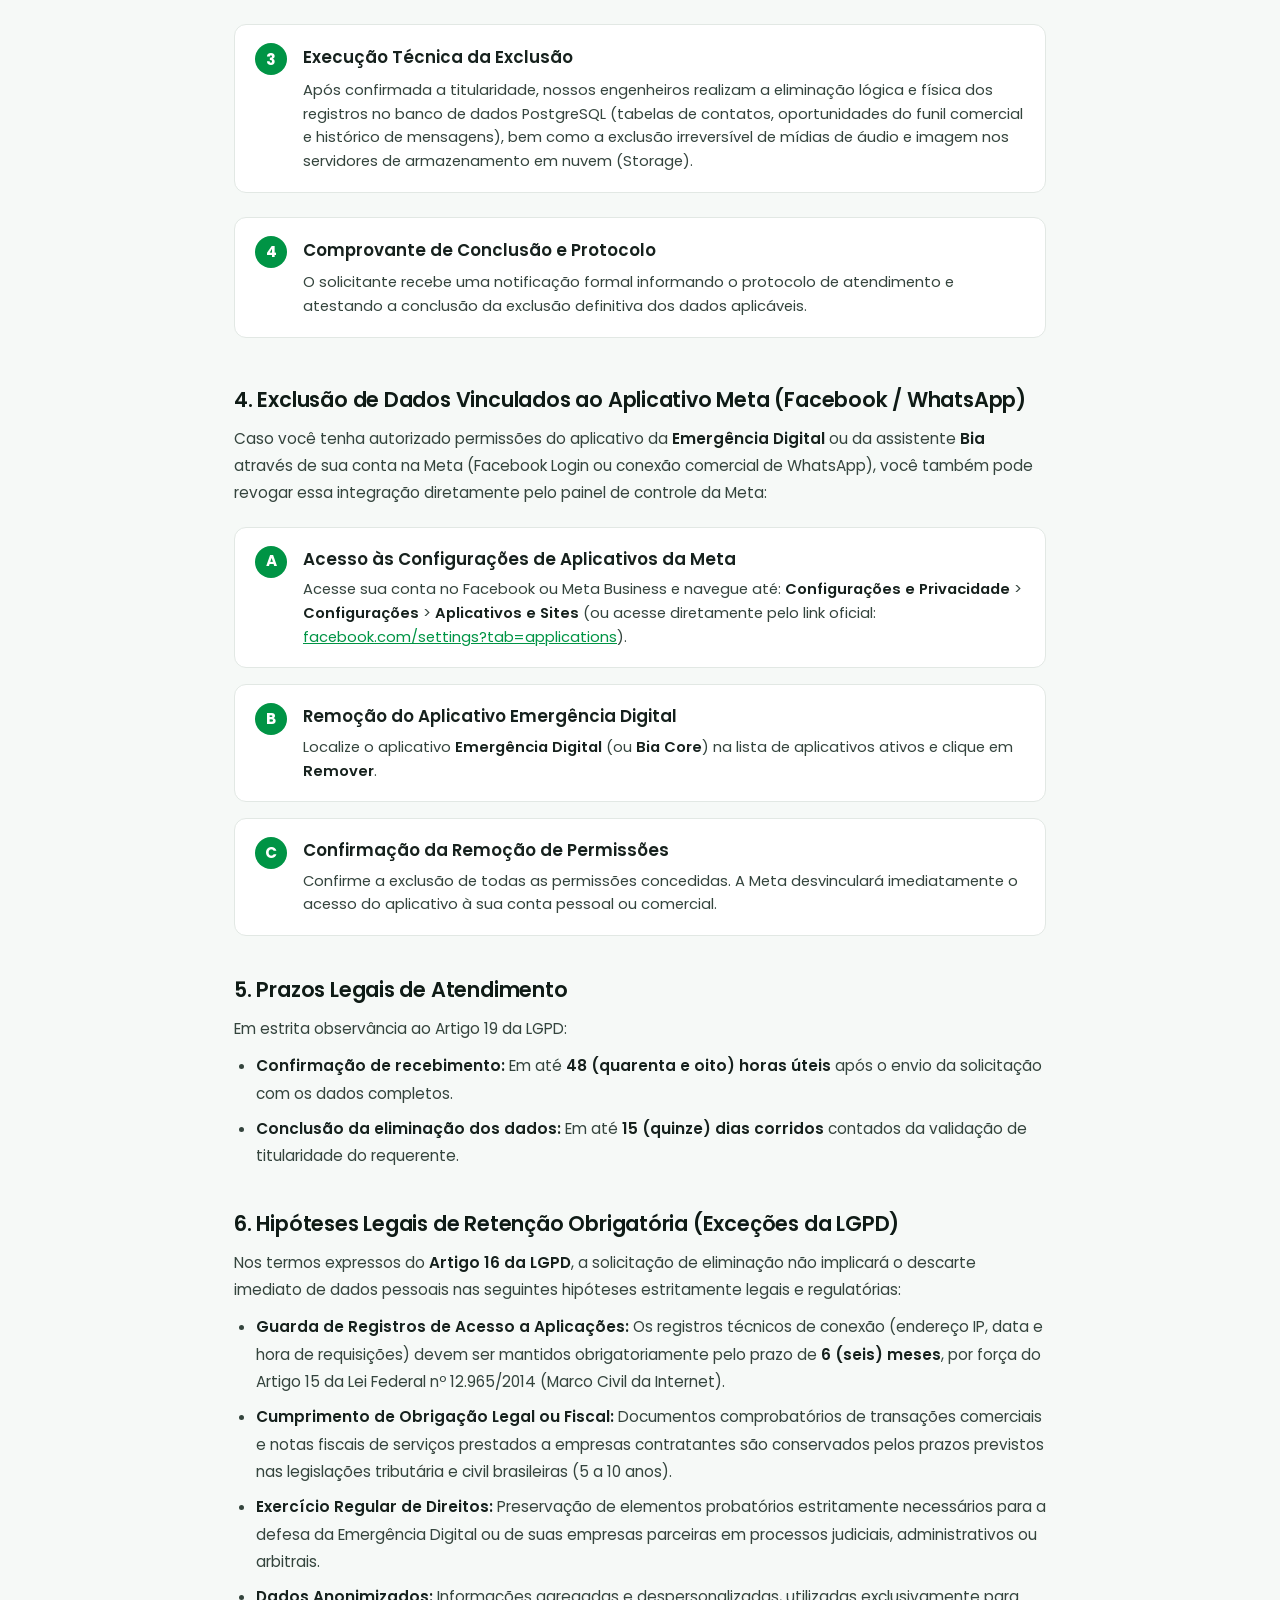
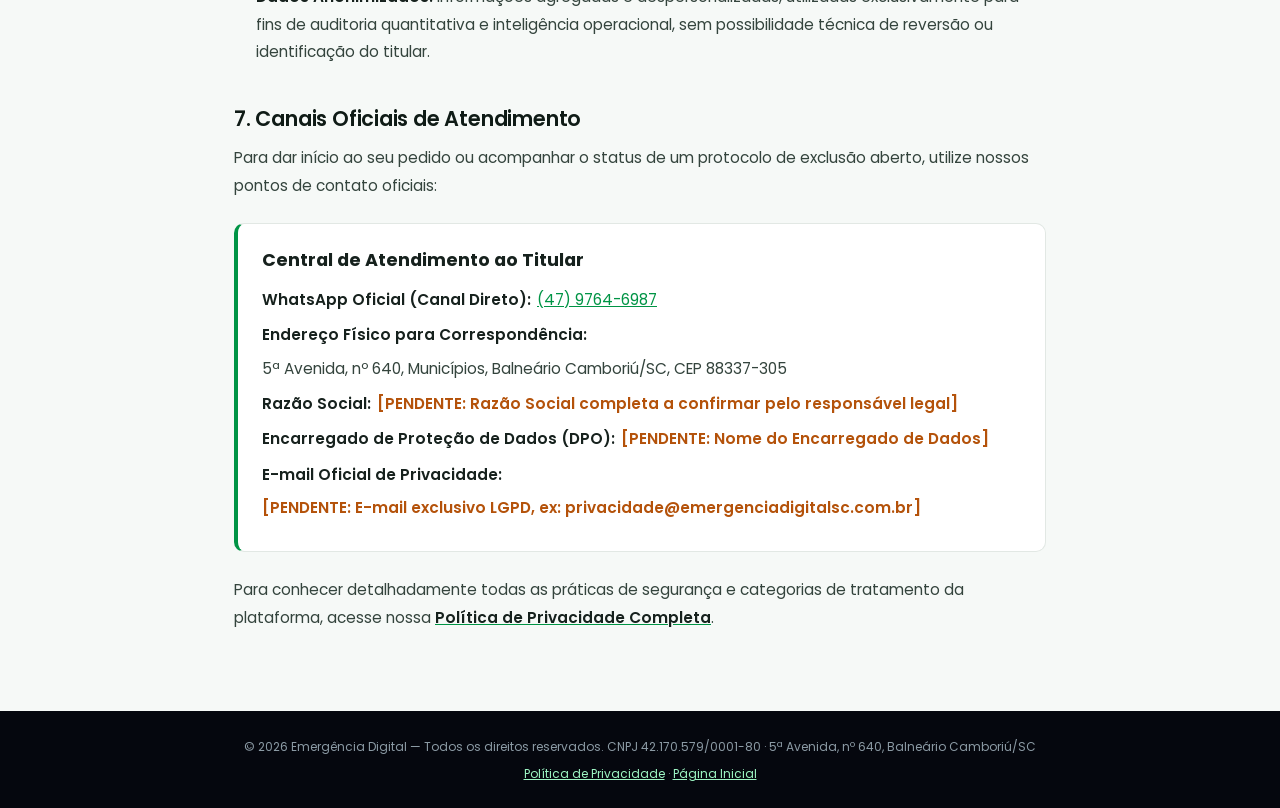
<file: site/exclusao-de-dados/index.html>
<!DOCTYPE html>
<html lang="pt-BR">
<head>
  <meta charset="utf-8">
  <meta name="viewport" content="width=device-width, initial-scale=1.0">
  <title>Instruções de Exclusão de Dados — Emergência Digital</title>
  <meta name="description" content="Instruções e procedimento para solicitação de exclusão de dados pessoais na Emergência Digital e na assistente Bia, em conformidade com a LGPD e as políticas da Meta.">
  <meta name="theme-color" content="#05070e">
  <link rel="canonical" href="https://biaapp48-alt.github.io/emergencia-digital-site/exclusao-de-dados/">
  <link rel="icon" type="image/svg+xml" href="../assets/favicon.svg">
  <link rel="preconnect" href="https://fonts.googleapis.com">
  <link rel="preconnect" href="https://fonts.gstatic.com" crossorigin>
  <link href="https://fonts.googleapis.com/css2?family=Poppins:wght@400;500;600;700&display=swap" rel="stylesheet">
  <link rel="stylesheet" href="../css/legal.css">
</head>
<body>
  <header class="legal-header">
    <div class="container">
      <a class="legal-brand" href="../index.html" aria-label="Emergência Digital — início">
        <img src="../assets/logo.png" alt="Emergência Digital" width="708" height="195">
      </a>
      <a class="legal-back" href="../index.html">← Voltar ao site</a>
    </div>
  </header>

  <div class="legal-hero">
    <div class="container">
      <h1>Instruções de Exclusão de Dados</h1>
      <p>Emergência Digital &amp; Plataforma Bia — Procedimento oficial para revogação e eliminação de dados pessoais.</p>
    </div>
  </div>

  <main class="legal-body">
    <p class="updated">Última atualização: 22 de novembro de 2026</p>

    <div class="notice" role="note">
      <svg viewBox="0 0 24 24" fill="none" stroke="currentColor" stroke-width="1.8" stroke-linecap="round" stroke-linejoin="round" aria-hidden="true"><path d="M12 9v4M12 17h.01"/><path d="M10.3 3.9 1.8 18a2 2 0 0 0 1.7 3h17a2 2 0 0 0 1.7-3L13.7 3.9a2 2 0 0 0-3.4 0Z"/></svg>
      <div>
        <strong>Direito de Eliminação Garantido:</strong>
        Em conformidade com o <strong>Artigo 18, inciso VI da Lei Geral de Proteção de Dados (LGPD — Lei nº 13.709/2018)</strong> e com os
        <strong>Termos e Requisitos da Plataforma Meta para Desenvolvedores (Meta for Developers)</strong>, qualquer pessoa física que tenha interagido
        com a Emergência Digital ou com a assistente Bia por meio de nossos canais ou das empresas contratantes pode solicitar a exclusão de seus dados pessoais.
      </div>
    </div>

    <h2>1. Quem Pode Solicitar a Exclusão</h2>
    <p>
      O procedimento de solicitação de exclusão é aberto a:
    </p>
    <ul>
      <li><strong>Clientes e Leads (WhatsApp):</strong> Pessoas físicas que enviaram mensagens de texto, áudios ou fotos para canais corporativos de WhatsApp gerenciados pela plataforma Bia Core.</li>
      <li><strong>Usuários da Plataforma SaaS:</strong> Atendentes, gestores ou administradores cadastrados no sistema por empresas clientes da Emergência Digital.</li>
      <li><strong>Empresas Contratantes:</strong> Organizações que rescindiram seus contratos e desejam o expurgo completo de suas instâncias de banco de dados e arquivos anexos.</li>
    </ul>

    <h2>2. Informações Necessárias para Localizar os Registros</h2>
    <p>
      Para que a exclusão seja realizada de forma rápida e precisa no banco de dados, sem comprometer registros de terceiros, o solicitante deve fornecer:
    </p>
    <ul>
      <li><strong>Nome completo</strong> do titular dos dados.</li>
      <li><strong>Número de telefone celular completo</strong> utilizado nas conversas, incluindo DDD e código do país (formato internacional E.164, por exemplo: <code>+55 47 99999-9999</code>).</li>
      <li><strong>Nome ou segmento da empresa/clínica</strong> com a qual interagiu via WhatsApp (caso se recorde), para localização da organização controladora.</li>
      <li><strong>Escopo desejado:</strong> Exclusão total do cadastro no CRM, eliminação do histórico de mensagens ou descarte específico de arquivos de mídia (áudios e fotografias).</li>
    </ul>

    <h2>3. Como Solicitar a Exclusão (Passo a Passo)</h2>
    <p>
      Para assegurar a autenticidade e não expor dados a solicitações não autorizadas, utilizamos um canal direto de atendimento com verificação de identidade:
    </p>

    <ul class="step-list">
      <li class="step-item">
        <span class="step-number">1</span>
        <div class="step-content">
          <h3>Envio da Mensagem de Solicitação</h3>
          <p>
            Envie uma mensagem para o <strong>WhatsApp Oficial da Emergência Digital</strong> no número
            <a href="https://wa.me/554797646987?text=Ol%C3%A1%2C%20gostaria%20de%20solicitar%20a%20exclus%C3%A3o%20dos%20meus%20dados%20pessoais%20(LGPD)." target="_blank" rel="noopener"><strong>(47) 9764-6987</strong></a>
            com o assunto <em>"Solicitação de Exclusão de Dados LGPD"</em>.
          </p>
        </div>
      </li>

      <li class="step-item">
        <span class="step-number">2</span>
        <div class="step-content">
          <h3>Confirmação de Titularidade (Prevenção a Fraudes)</h3>
          <p>
            Para proteger a privacidade dos titulares e impedir que terceiros mal-intencionados solicitem a exclusão indevida de dados alheios,
            nosso operador confirmará a titularidade da linha telefônica solicitante por meio do próprio canal do WhatsApp ou confirmação de código de segurança.
          </p>
        </div>
      </li>

      <li class="step-item">
        <span class="step-number">3</span>
        <div class="step-content">
          <h3>Execução Técnica da Exclusão</h3>
          <p>
            Após confirmada a titularidade, nossos engenheiros realizam a eliminação lógica e física dos registros no banco de dados PostgreSQL (tabelas de contatos, oportunidades do funil comercial e histórico de mensagens),
            bem como a exclusão irreversível de mídias de áudio e imagem nos servidores de armazenamento em nuvem (Storage).
          </p>
        </div>
      </li>

      <li class="step-item">
        <span class="step-number">4</span>
        <div class="step-content">
          <h3>Comprovante de Conclusão e Protocolo</h3>
          <p>
            O solicitante recebe uma notificação formal informando o protocolo de atendimento e atestando a conclusão da exclusão definitiva dos dados aplicáveis.
          </p>
        </div>
      </li>
    </ul>

    <h2>4. Exclusão de Dados Vinculados ao Aplicativo Meta (Facebook / WhatsApp)</h2>
    <p>
      Caso você tenha autorizado permissões do aplicativo da <strong>Emergência Digital</strong> ou da assistente <strong>Bia</strong> através de sua conta na Meta (Facebook Login ou conexão comercial de WhatsApp), você também pode revogar essa integração diretamente pelo painel de controle da Meta:
    </p>
    <div class="step-list">
      <div class="step-item">
        <span class="step-number">A</span>
        <div class="step-content">
          <h3>Acesso às Configurações de Aplicativos da Meta</h3>
          <p>
            Acesse sua conta no Facebook ou Meta Business e navegue até:
            <strong>Configurações e Privacidade</strong> &gt; <strong>Configurações</strong> &gt; <strong>Aplicativos e Sites</strong>
            (ou acesse diretamente pelo link oficial: <a href="https://www.facebook.com/settings?tab=applications" target="_blank" rel="noopener">facebook.com/settings?tab=applications</a>).
          </p>
        </div>
      </div>

      <div class="step-item">
        <span class="step-number">B</span>
        <div class="step-content">
          <h3>Remoção do Aplicativo Emergência Digital</h3>
          <p>
            Localize o aplicativo <strong>Emergência Digital</strong> (ou <strong>Bia Core</strong>) na lista de aplicativos ativos e clique em <strong>Remover</strong>.
          </p>
        </div>
      </div>

      <div class="step-item">
        <span class="step-number">C</span>
        <div class="step-content">
          <h3>Confirmação da Remoção de Permissões</h3>
          <p>
            Confirme a exclusão de todas as permissões concedidas. A Meta desvinculará imediatamente o acesso do aplicativo à sua conta pessoal ou comercial.
          </p>
        </div>
      </div>
    </div>

    <h2>5. Prazos Legais de Atendimento</h2>
    <p>
      Em estrita observância ao Artigo 19 da LGPD:
    </p>
    <ul>
      <li><strong>Confirmação de recebimento:</strong> Em até <strong>48 (quarenta e oito) horas úteis</strong> após o envio da solicitação com os dados completos.</li>
      <li><strong>Conclusão da eliminação dos dados:</strong> Em até <strong>15 (quinze) dias corridos</strong> contados da validação de titularidade do requerente.</li>
    </ul>

    <h2>6. Hipóteses Legais de Retenção Obrigatória (Exceções da LGPD)</h2>
    <p>
      Nos termos expressos do <strong>Artigo 16 da LGPD</strong>, a solicitação de eliminação não implicará o descarte imediato de dados pessoais nas seguintes hipóteses estritamente legais e regulatórias:
    </p>
    <ul>
      <li><strong>Guarda de Registros de Acesso a Aplicações:</strong> Os registros técnicos de conexão (endereço IP, data e hora de requisições) devem ser mantidos obrigatoriamente pelo prazo de <strong>6 (seis) meses</strong>, por força do Artigo 15 da Lei Federal nº 12.965/2014 (Marco Civil da Internet).</li>
      <li><strong>Cumprimento de Obrigação Legal ou Fiscal:</strong> Documentos comprobatórios de transações comerciais e notas fiscais de serviços prestados a empresas contratantes são conservados pelos prazos previstos nas legislações tributária e civil brasileiras (5 a 10 anos).</li>
      <li><strong>Exercício Regular de Direitos:</strong> Preservação de elementos probatórios estritamente necessários para a defesa da Emergência Digital ou de suas empresas parceiras em processos judiciais, administrativos ou arbitrais.</li>
      <li><strong>Dados Anonimizados:</strong> Informações agregadas e despersonalizadas, utilizadas exclusivamente para fins de auditoria quantitativa e inteligência operacional, sem possibilidade técnica de reversão ou identificação do titular.</li>
    </ul>

    <h2>7. Canais Oficiais de Atendimento</h2>
    <p>
      Para dar início ao seu pedido ou acompanhar o status de um protocolo de exclusão aberto, utilize nossos pontos de contato oficiais:
    </p>

    <div class="contact-card">
      <h3>Central de Atendimento ao Titular</h3>
      <ul>
        <li><strong>WhatsApp Oficial (Canal Direto):</strong> <a href="https://wa.me/554797646987" target="_blank" rel="noopener">(47) 9764-6987</a></li>
        <li><strong>Endereço Físico para Correspondência:</strong> 5ª Avenida, nº 640, Municípios, Balneário Camboriú/SC, CEP 88337-305</li>
        <li><strong>Razão Social:</strong> <span class="placeholder">[PENDENTE: Razão Social completa a confirmar pelo responsável legal]</span></li>
        <li><strong>Encarregado de Proteção de Dados (DPO):</strong> <span class="placeholder">[PENDENTE: Nome do Encarregado de Dados]</span></li>
        <li><strong>E-mail Oficial de Privacidade:</strong> <span class="placeholder">[PENDENTE: E-mail exclusivo LGPD, ex: privacidade@emergenciadigitalsc.com.br]</span></li>
      </ul>
    </div>

    <p>
      Para conhecer detalhadamente todas as práticas de segurança e categorias de tratamento da plataforma, acesse nossa
      <a href="../politica-de-privacidade/"><strong>Política de Privacidade Completa</strong></a>.
    </p>
  </main>

  <footer class="legal-footer">
    <div class="container">
      <span>© 2026 Emergência Digital — Todos os direitos reservados. CNPJ 42.170.579/0001-80 · 5ª Avenida, nº 640, Balneário Camboriú/SC</span>
      <div style="margin-top: 8px;">
        <a href="../politica-de-privacidade/">Política de Privacidade</a> ·
        <a href="../index.html">Página Inicial</a>
      </div>
    </div>
  </footer>

  <script src="../js/config.js"></script>
  <script>
    (function () {
      var c = window.SITE_CONFIG || {};
      var txt = function (sel, val) {
        if (!val) return;
        document.querySelectorAll(sel).forEach(function (el) { el.textContent = val; });
      };
      if (c.contact && c.contact.whatsappDisplay) txt("[data-text='whatsapp']", c.contact.whatsappDisplay);
      if (c.legal && c.legal.cnpj) txt("[data-text='cnpj']", c.legal.cnpj);
      if (c.legal && c.legal.address) txt("[data-text='address']", c.legal.address);
      txt("[data-text='year']", String(new Date().getFullYear()));
    })();
  </script>
</body>
</html>
</file>
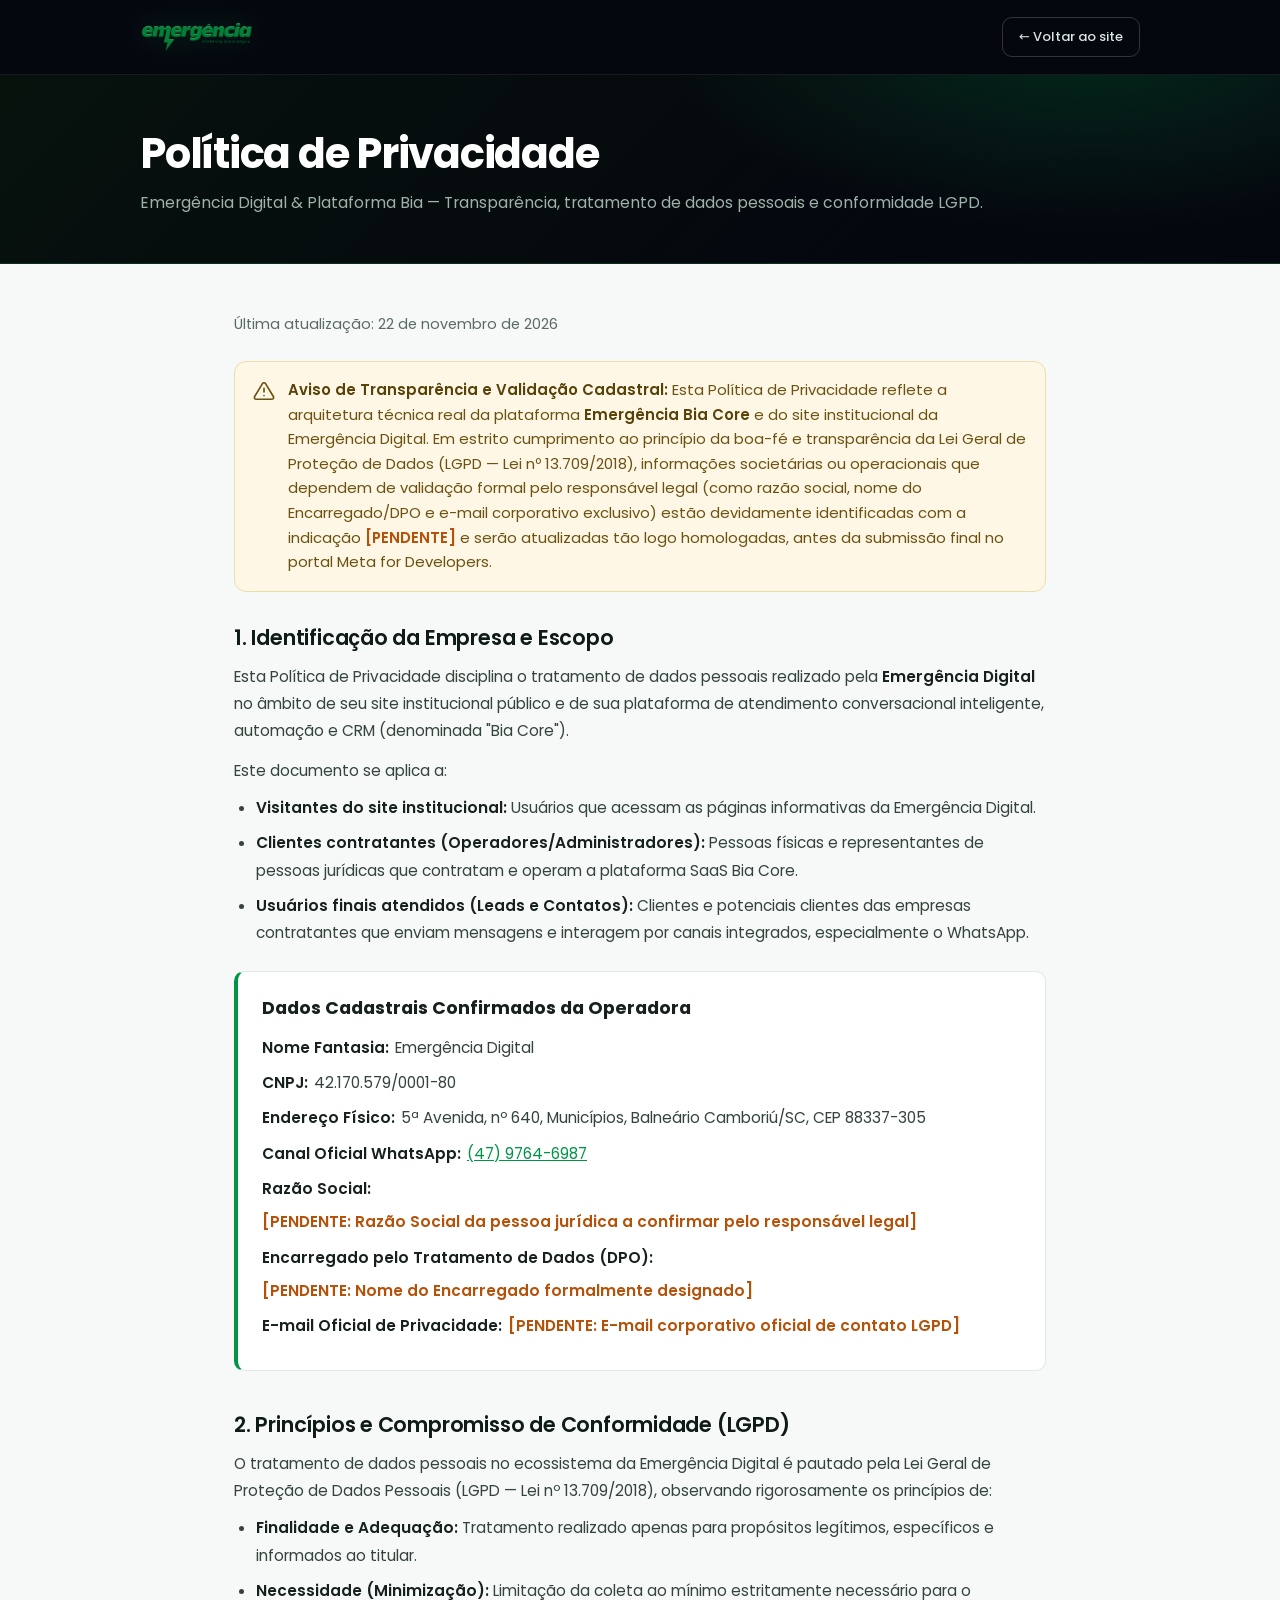
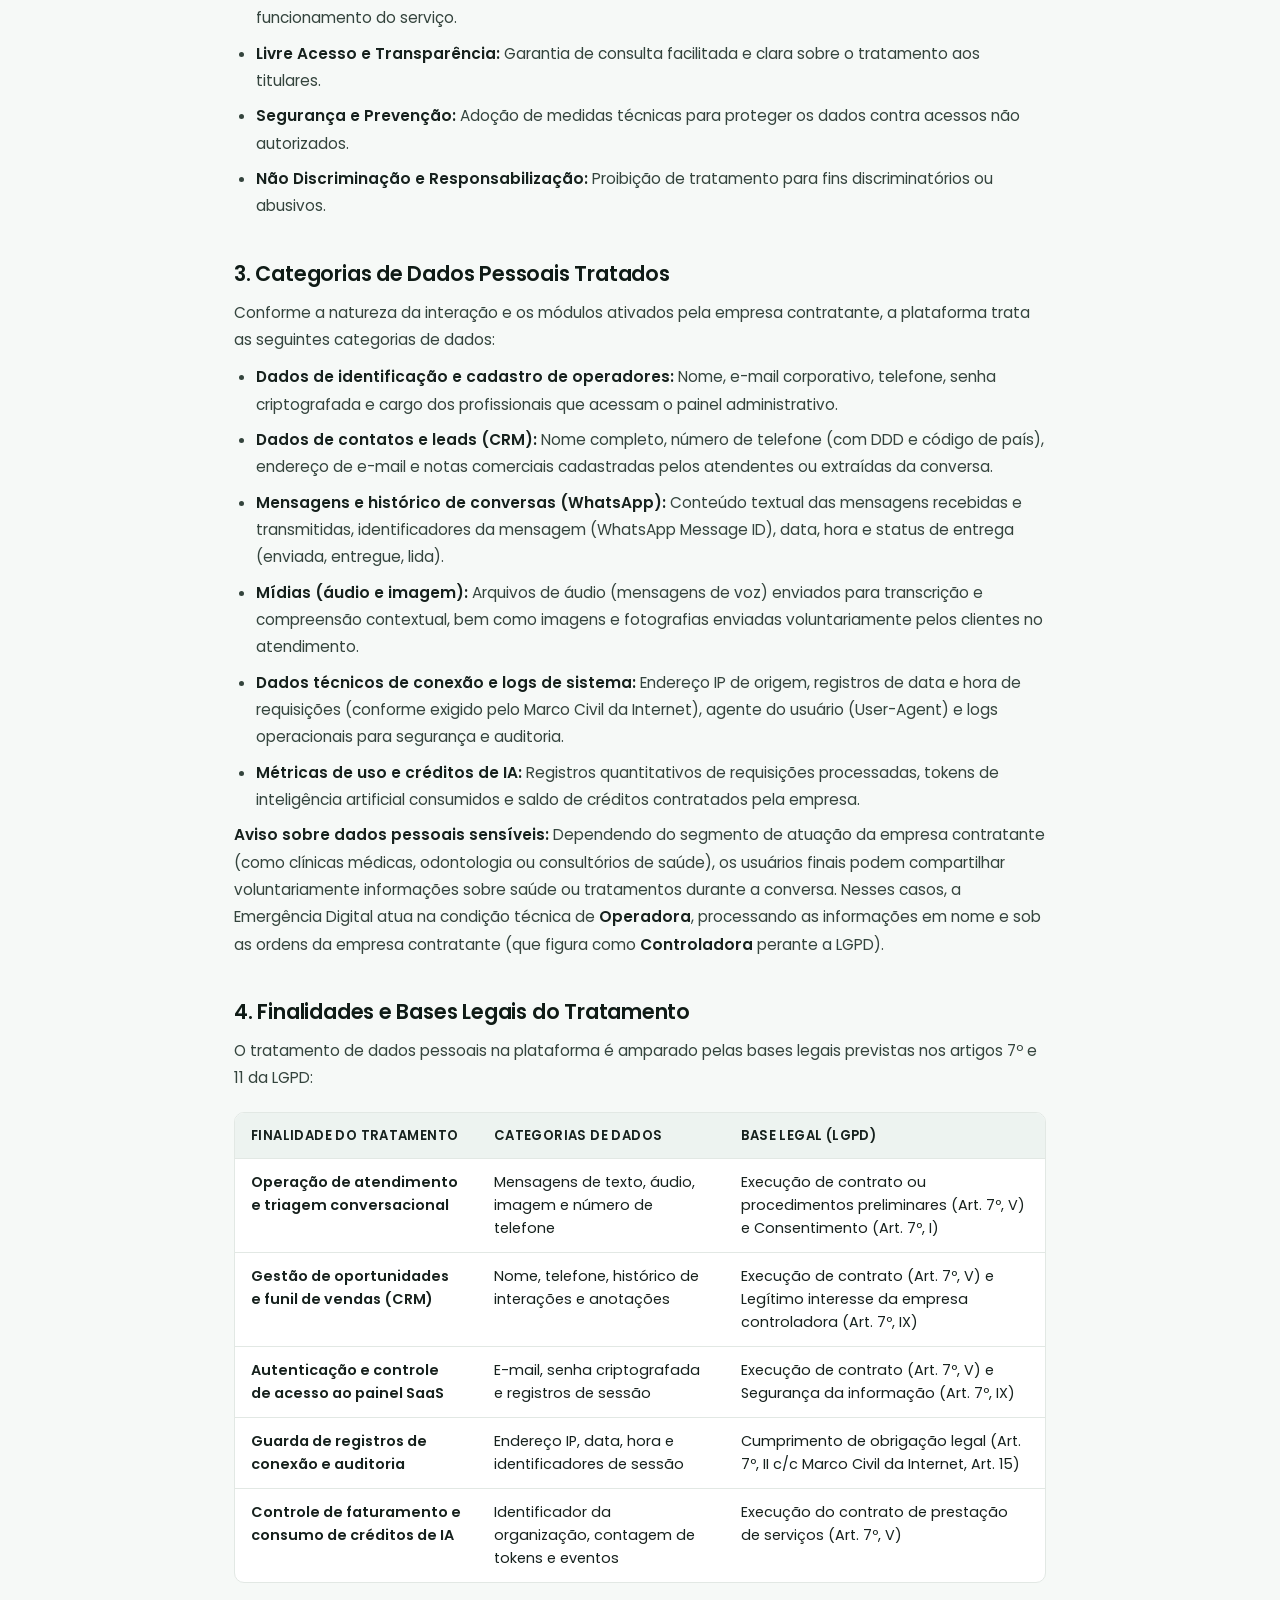
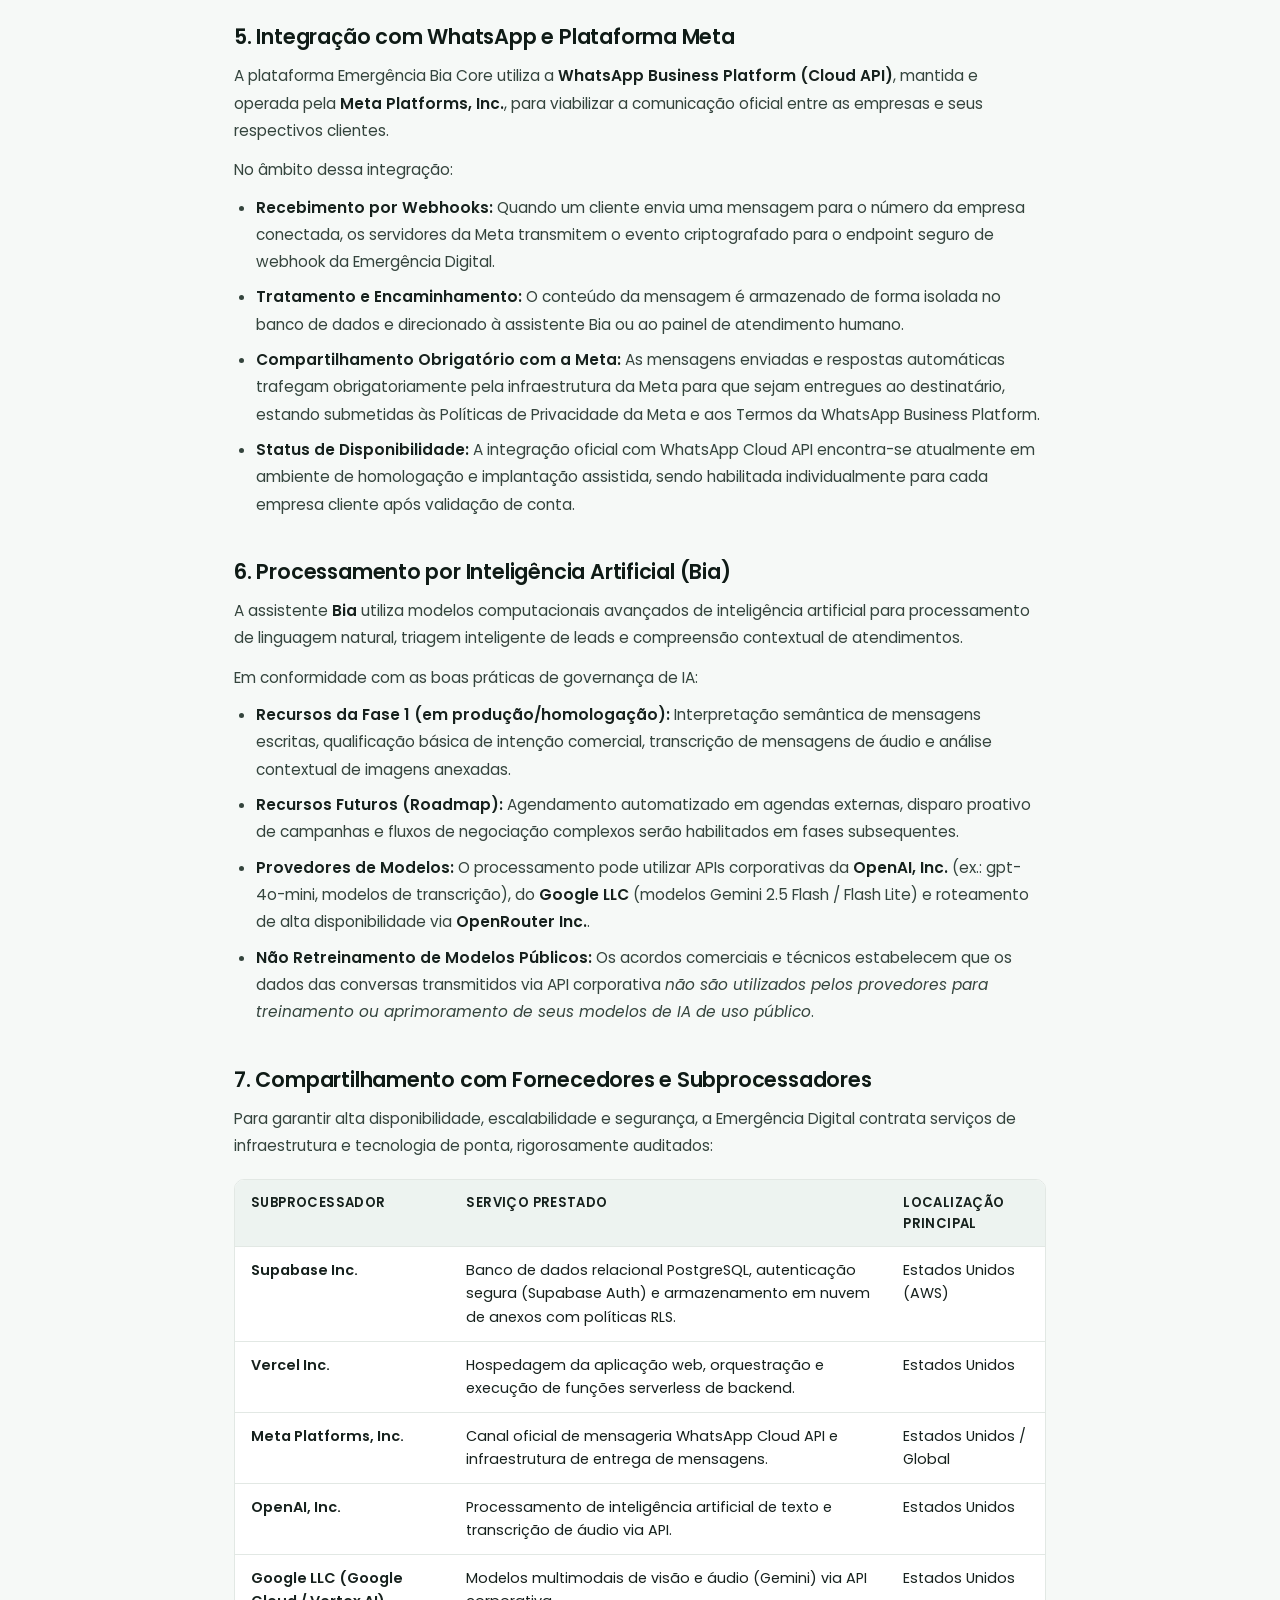
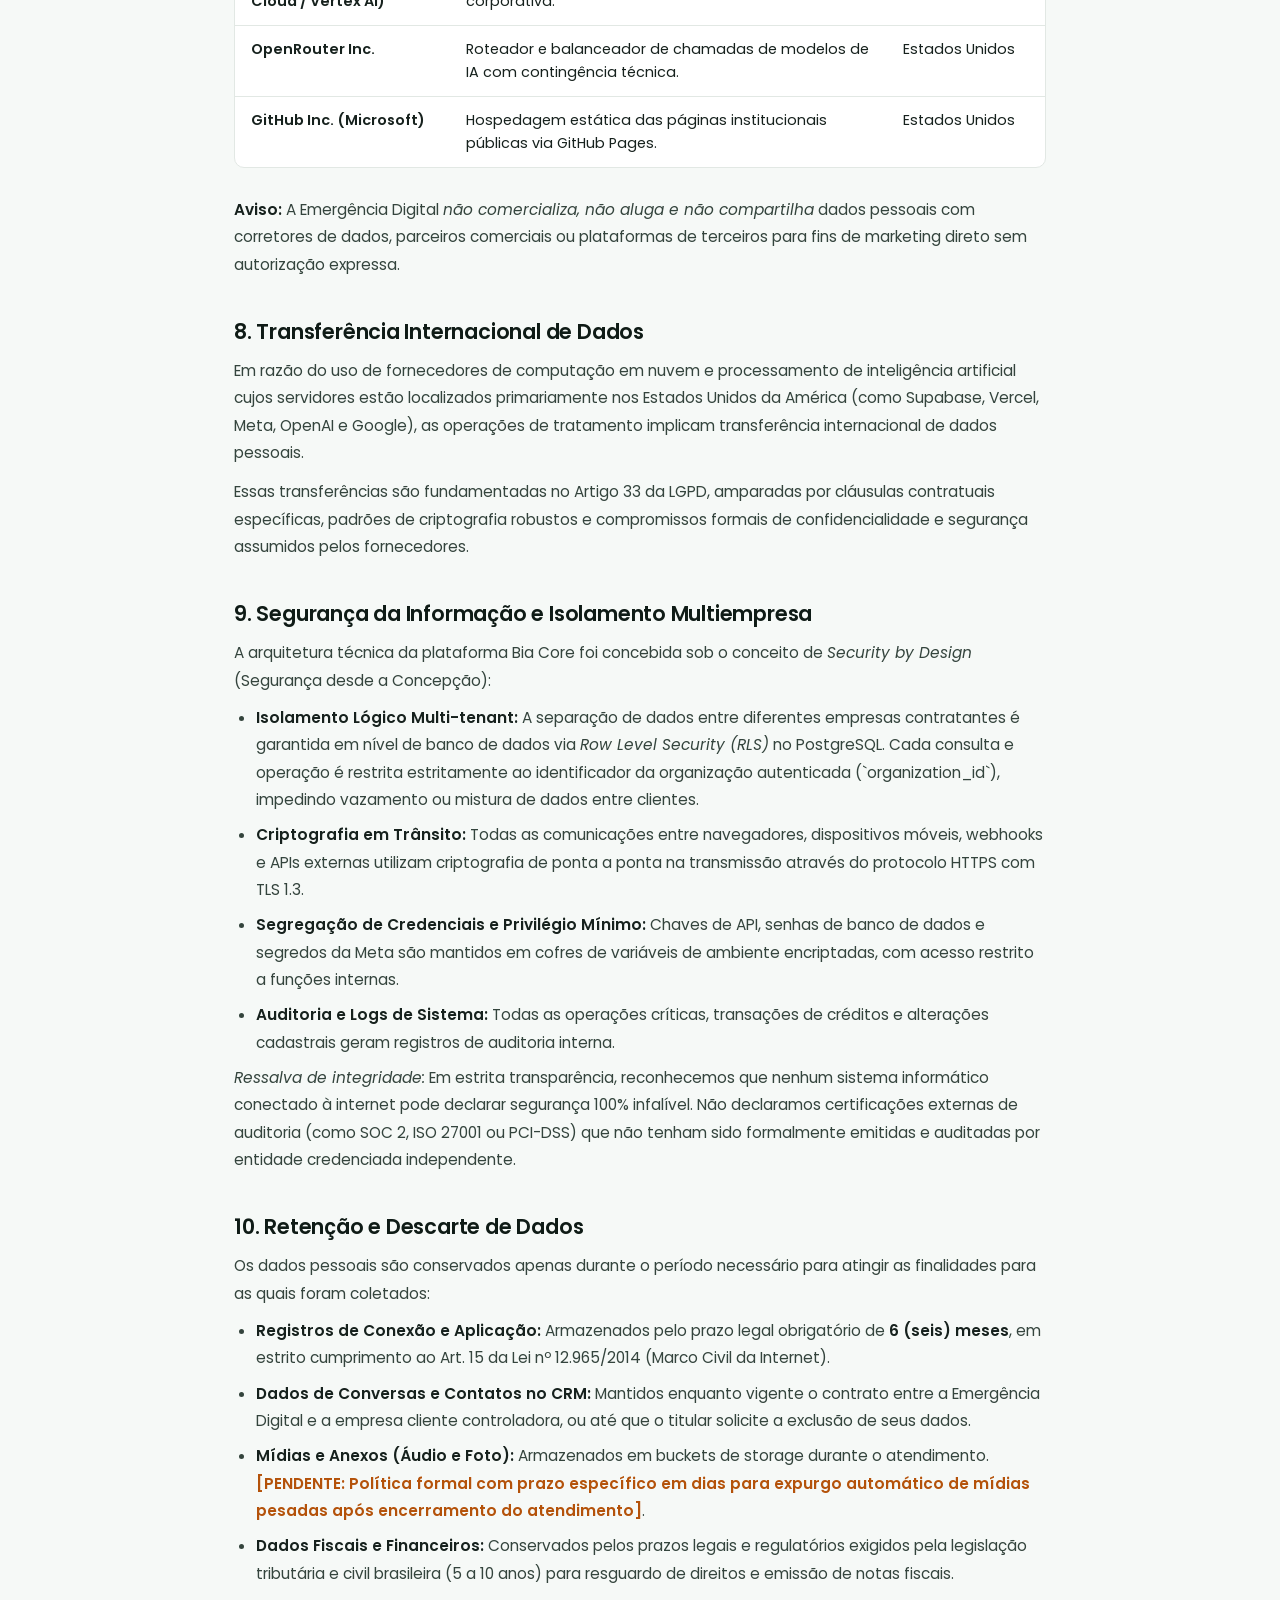
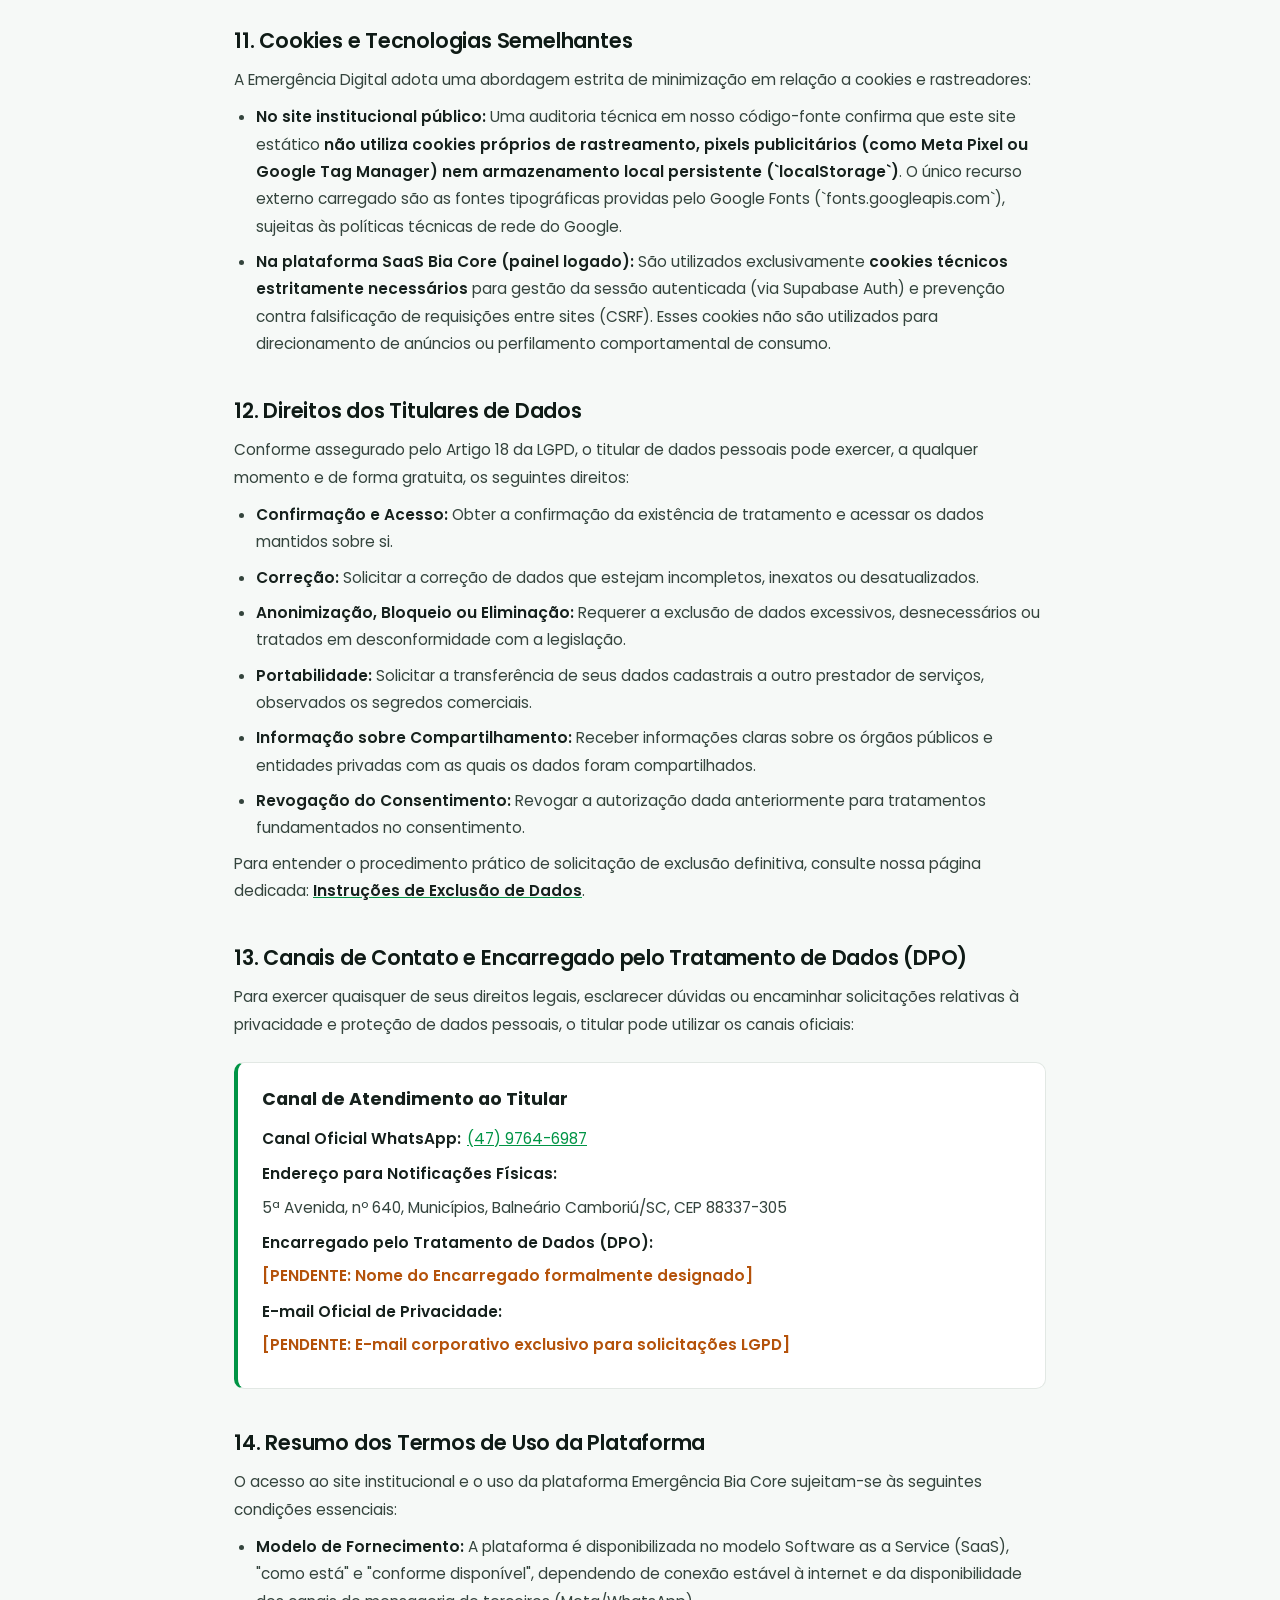
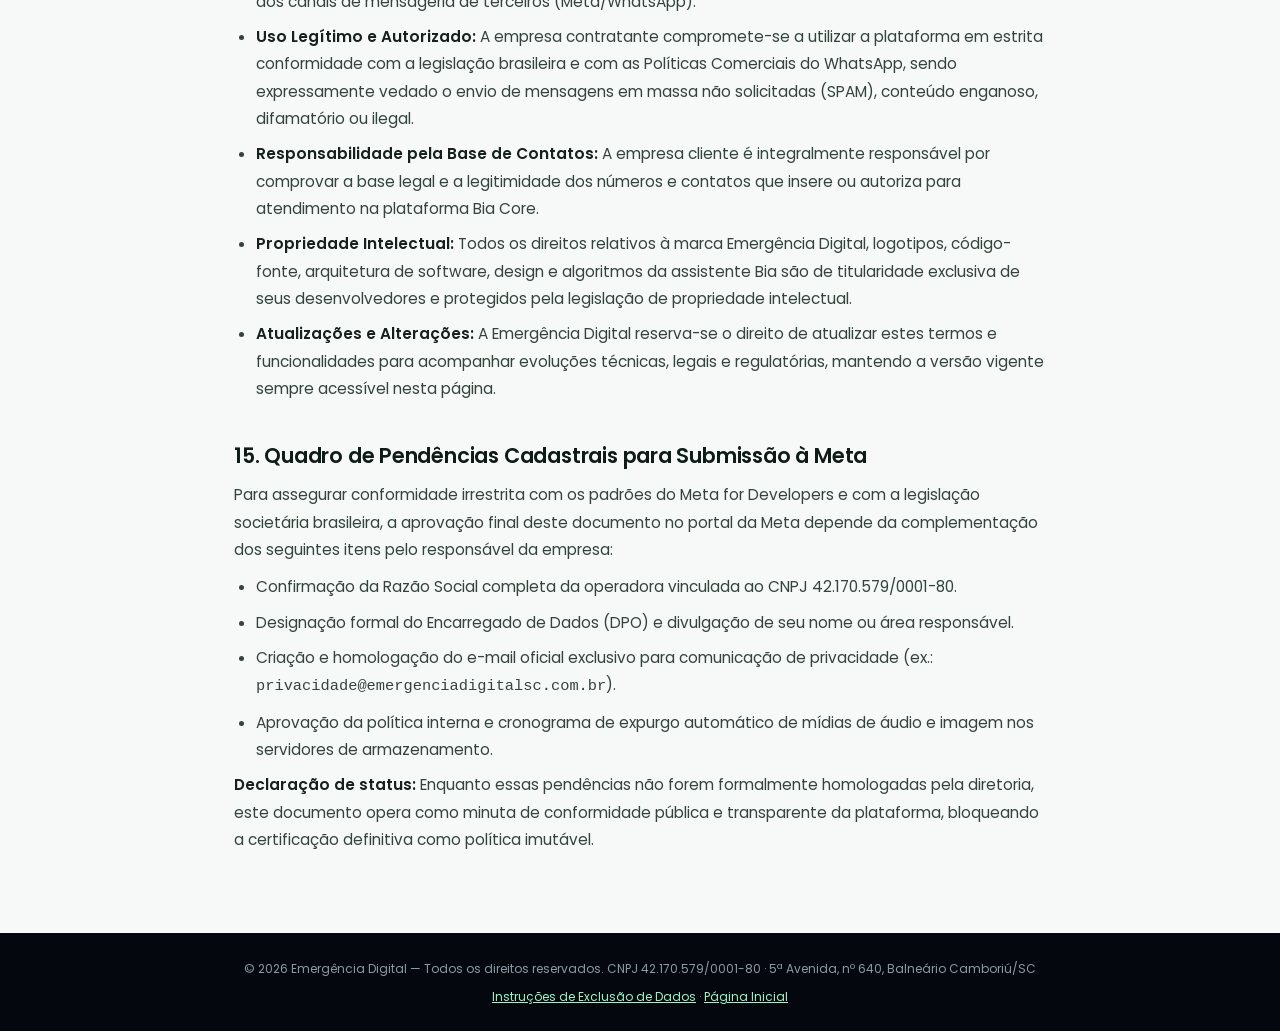
<file: site/politica-de-privacidade/index.html>
<!DOCTYPE html>
<html lang="pt-BR">
<head>
  <meta charset="utf-8">
  <meta name="viewport" content="width=device-width, initial-scale=1.0">
  <title>Política de Privacidade — Emergência Digital</title>
  <meta name="description" content="Política de Privacidade e Termos de Uso da Emergência Digital e da plataforma Bia Core. Conheça as práticas de tratamento de dados pessoais, integração WhatsApp e conformidade LGPD.">
  <meta name="theme-color" content="#05070e">
  <link rel="canonical" href="https://biaapp48-alt.github.io/emergencia-digital-site/politica-de-privacidade/">
  <link rel="icon" type="image/svg+xml" href="../assets/favicon.svg">
  <link rel="preconnect" href="https://fonts.googleapis.com">
  <link rel="preconnect" href="https://fonts.gstatic.com" crossorigin>
  <link href="https://fonts.googleapis.com/css2?family=Poppins:wght@400;500;600;700&display=swap" rel="stylesheet">
  <link rel="stylesheet" href="../css/legal.css">
</head>
<body>
  <header class="legal-header">
    <div class="container">
      <a class="legal-brand" href="../index.html" aria-label="Emergência Digital — início">
        <img src="../assets/logo.png" alt="Emergência Digital" width="708" height="195">
      </a>
      <a class="legal-back" href="../index.html">← Voltar ao site</a>
    </div>
  </header>

  <div class="legal-hero">
    <div class="container">
      <h1>Política de Privacidade</h1>
      <p>Emergência Digital &amp; Plataforma Bia — Transparência, tratamento de dados pessoais e conformidade LGPD.</p>
    </div>
  </div>

  <main class="legal-body">
    <p class="updated">Última atualização: 22 de novembro de 2026</p>

    <div class="notice" role="note">
      <svg viewBox="0 0 24 24" fill="none" stroke="currentColor" stroke-width="1.8" stroke-linecap="round" stroke-linejoin="round" aria-hidden="true"><path d="M12 9v4M12 17h.01"/><path d="M10.3 3.9 1.8 18a2 2 0 0 0 1.7 3h17a2 2 0 0 0 1.7-3L13.7 3.9a2 2 0 0 0-3.4 0Z"/></svg>
      <div>
        <strong>Aviso de Transparência e Validação Cadastral:</strong>
        Esta Política de Privacidade reflete a arquitetura técnica real da plataforma <strong>Emergência Bia Core</strong> e do site institucional da Emergência Digital.
        Em estrito cumprimento ao princípio da boa-fé e transparência da Lei Geral de Proteção de Dados (LGPD — Lei nº 13.709/2018),
        informações societárias ou operacionais que dependem de validação formal pelo responsável legal (como razão social, nome do Encarregado/DPO e e-mail corporativo exclusivo)
        estão devidamente identificadas com a indicação <span class="placeholder">[PENDENTE]</span> e serão atualizadas tão logo homologadas, antes da submissão final no portal Meta for Developers.
      </div>
    </div>

    <h2>1. Identificação da Empresa e Escopo</h2>
    <p>
      Esta Política de Privacidade disciplina o tratamento de dados pessoais realizado pela <strong>Emergência Digital</strong>
      no âmbito de seu site institucional público e de sua plataforma de atendimento conversacional inteligente, automação e CRM (denominada "Bia Core").
    </p>
    <p>
      Este documento se aplica a:
    </p>
    <ul>
      <li><strong>Visitantes do site institucional:</strong> Usuários que acessam as páginas informativas da Emergência Digital.</li>
      <li><strong>Clientes contratantes (Operadores/Administradores):</strong> Pessoas físicas e representantes de pessoas jurídicas que contratam e operam a plataforma SaaS Bia Core.</li>
      <li><strong>Usuários finais atendidos (Leads e Contatos):</strong> Clientes e potenciais clientes das empresas contratantes que enviam mensagens e interagem por canais integrados, especialmente o WhatsApp.</li>
    </ul>

    <div class="contact-card">
      <h3>Dados Cadastrais Confirmados da Operadora</h3>
      <ul>
        <li><strong>Nome Fantasia:</strong> Emergência Digital</li>
        <li><strong>CNPJ:</strong> 42.170.579/0001-80</li>
        <li><strong>Endereço Físico:</strong> 5ª Avenida, nº 640, Municípios, Balneário Camboriú/SC, CEP 88337-305</li>
        <li><strong>Canal Oficial WhatsApp:</strong> <a href="https://wa.me/554797646987" target="_blank" rel="noopener">(47) 9764-6987</a></li>
        <li><strong>Razão Social:</strong> <span class="placeholder">[PENDENTE: Razão Social da pessoa jurídica a confirmar pelo responsável legal]</span></li>
        <li><strong>Encarregado pelo Tratamento de Dados (DPO):</strong> <span class="placeholder">[PENDENTE: Nome do Encarregado formalmente designado]</span></li>
        <li><strong>E-mail Oficial de Privacidade:</strong> <span class="placeholder">[PENDENTE: E-mail corporativo oficial de contato LGPD]</span></li>
      </ul>
    </div>

    <h2>2. Princípios e Compromisso de Conformidade (LGPD)</h2>
    <p>
      O tratamento de dados pessoais no ecossistema da Emergência Digital é pautado pela Lei Geral de Proteção de Dados Pessoais (LGPD — Lei nº 13.709/2018), observando rigorosamente os princípios de:
    </p>
    <ul>
      <li><strong>Finalidade e Adequação:</strong> Tratamento realizado apenas para propósitos legítimos, específicos e informados ao titular.</li>
      <li><strong>Necessidade (Minimização):</strong> Limitação da coleta ao mínimo estritamente necessário para o funcionamento do serviço.</li>
      <li><strong>Livre Acesso e Transparência:</strong> Garantia de consulta facilitada e clara sobre o tratamento aos titulares.</li>
      <li><strong>Segurança e Prevenção:</strong> Adoção de medidas técnicas para proteger os dados contra acessos não autorizados.</li>
      <li><strong>Não Discriminação e Responsabilização:</strong> Proibição de tratamento para fins discriminatórios ou abusivos.</li>
    </ul>

    <h2>3. Categorias de Dados Pessoais Tratados</h2>
    <p>
      Conforme a natureza da interação e os módulos ativados pela empresa contratante, a plataforma trata as seguintes categorias de dados:
    </p>
    <ul>
      <li><strong>Dados de identificação e cadastro de operadores:</strong> Nome, e-mail corporativo, telefone, senha criptografada e cargo dos profissionais que acessam o painel administrativo.</li>
      <li><strong>Dados de contatos e leads (CRM):</strong> Nome completo, número de telefone (com DDD e código de país), endereço de e-mail e notas comerciais cadastradas pelos atendentes ou extraídas da conversa.</li>
      <li><strong>Mensagens e histórico de conversas (WhatsApp):</strong> Conteúdo textual das mensagens recebidas e transmitidas, identificadores da mensagem (WhatsApp Message ID), data, hora e status de entrega (enviada, entregue, lida).</li>
      <li><strong>Mídias (áudio e imagem):</strong> Arquivos de áudio (mensagens de voz) enviados para transcrição e compreensão contextual, bem como imagens e fotografias enviadas voluntariamente pelos clientes no atendimento.</li>
      <li><strong>Dados técnicos de conexão e logs de sistema:</strong> Endereço IP de origem, registros de data e hora de requisições (conforme exigido pelo Marco Civil da Internet), agente do usuário (User-Agent) e logs operacionais para segurança e auditoria.</li>
      <li><strong>Métricas de uso e créditos de IA:</strong> Registros quantitativos de requisições processadas, tokens de inteligência artificial consumidos e saldo de créditos contratados pela empresa.</li>
    </ul>
    <p>
      <strong>Aviso sobre dados pessoais sensíveis:</strong> Dependendo do segmento de atuação da empresa contratante (como clínicas médicas, odontologia ou consultórios de saúde), os usuários finais podem compartilhar voluntariamente informações sobre saúde ou tratamentos durante a conversa. Nesses casos, a Emergência Digital atua na condição técnica de <strong>Operadora</strong>, processando as informações em nome e sob as ordens da empresa contratante (que figura como <strong>Controladora</strong> perante a LGPD).
    </p>

    <h2>4. Finalidades e Bases Legais do Tratamento</h2>
    <p>
      O tratamento de dados pessoais na plataforma é amparado pelas bases legais previstas nos artigos 7º e 11 da LGPD:
    </p>
    <div class="legal-table-wrapper">
      <table class="legal-table">
        <thead>
          <tr>
            <th>Finalidade do Tratamento</th>
            <th>Categorias de Dados</th>
            <th>Base Legal (LGPD)</th>
          </tr>
        </thead>
        <tbody>
          <tr>
            <td><strong>Operação de atendimento e triagem conversacional</strong></td>
            <td>Mensagens de texto, áudio, imagem e número de telefone</td>
            <td>Execução de contrato ou procedimentos preliminares (Art. 7º, V) e Consentimento (Art. 7º, I)</td>
          </tr>
          <tr>
            <td><strong>Gestão de oportunidades e funil de vendas (CRM)</strong></td>
            <td>Nome, telefone, histórico de interações e anotações</td>
            <td>Execução de contrato (Art. 7º, V) e Legítimo interesse da empresa controladora (Art. 7º, IX)</td>
          </tr>
          <tr>
            <td><strong>Autenticação e controle de acesso ao painel SaaS</strong></td>
            <td>E-mail, senha criptografada e registros de sessão</td>
            <td>Execução de contrato (Art. 7º, V) e Segurança da informação (Art. 7º, IX)</td>
          </tr>
          <tr>
            <td><strong>Guarda de registros de conexão e auditoria</strong></td>
            <td>Endereço IP, data, hora e identificadores de sessão</td>
            <td>Cumprimento de obrigação legal (Art. 7º, II c/c Marco Civil da Internet, Art. 15)</td>
          </tr>
          <tr>
            <td><strong>Controle de faturamento e consumo de créditos de IA</strong></td>
            <td>Identificador da organização, contagem de tokens e eventos</td>
            <td>Execução do contrato de prestação de serviços (Art. 7º, V)</td>
          </tr>
        </tbody>
      </table>
    </div>

    <h2>5. Integração com WhatsApp e Plataforma Meta</h2>
    <p>
      A plataforma Emergência Bia Core utiliza a <strong>WhatsApp Business Platform (Cloud API)</strong>, mantida e operada pela <strong>Meta Platforms, Inc.</strong>, para viabilizar a comunicação oficial entre as empresas e seus respectivos clientes.
    </p>
    <p>
      No âmbito dessa integração:
    </p>
    <ul>
      <li><strong>Recebimento por Webhooks:</strong> Quando um cliente envia uma mensagem para o número da empresa conectada, os servidores da Meta transmitem o evento criptografado para o endpoint seguro de webhook da Emergência Digital.</li>
      <li><strong>Tratamento e Encaminhamento:</strong> O conteúdo da mensagem é armazenado de forma isolada no banco de dados e direcionado à assistente Bia ou ao painel de atendimento humano.</li>
      <li><strong>Compartilhamento Obrigatório com a Meta:</strong> As mensagens enviadas e respostas automáticas trafegam obrigatoriamente pela infraestrutura da Meta para que sejam entregues ao destinatário, estando submetidas às Políticas de Privacidade da Meta e aos Termos da WhatsApp Business Platform.</li>
      <li><strong>Status de Disponibilidade:</strong> A integração oficial com WhatsApp Cloud API encontra-se atualmente em ambiente de homologação e implantação assistida, sendo habilitada individualmente para cada empresa cliente após validação de conta.</li>
    </ul>

    <h2>6. Processamento por Inteligência Artificial (Bia)</h2>
    <p>
      A assistente <strong>Bia</strong> utiliza modelos computacionais avançados de inteligência artificial para processamento de linguagem natural, triagem inteligente de leads e compreensão contextual de atendimentos.
    </p>
    <p>
      Em conformidade com as boas práticas de governança de IA:
    </p>
    <ul>
      <li><strong>Recursos da Fase 1 (em produção/homologação):</strong> Interpretação semântica de mensagens escritas, qualificação básica de intenção comercial, transcrição de mensagens de áudio e análise contextual de imagens anexadas.</li>
      <li><strong>Recursos Futuros (Roadmap):</strong> Agendamento automatizado em agendas externas, disparo proativo de campanhas e fluxos de negociação complexos serão habilitados em fases subsequentes.</li>
      <li><strong>Provedores de Modelos:</strong> O processamento pode utilizar APIs corporativas da <strong>OpenAI, Inc.</strong> (ex.: gpt-4o-mini, modelos de transcrição), do <strong>Google LLC</strong> (modelos Gemini 2.5 Flash / Flash Lite) e roteamento de alta disponibilidade via <strong>OpenRouter Inc.</strong>.</li>
      <li><strong>Não Retreinamento de Modelos Públicos:</strong> Os acordos comerciais e técnicos estabelecem que os dados das conversas transmitidos via API corporativa <em>não são utilizados pelos provedores para treinamento ou aprimoramento de seus modelos de IA de uso público</em>.</li>
    </ul>

    <h2>7. Compartilhamento com Fornecedores e Subprocessadores</h2>
    <p>
      Para garantir alta disponibilidade, escalabilidade e segurança, a Emergência Digital contrata serviços de infraestrutura e tecnologia de ponta, rigorosamente auditados:
    </p>
    <div class="legal-table-wrapper">
      <table class="legal-table">
        <thead>
          <tr>
            <th>Subprocessador</th>
            <th>Serviço Prestado</th>
            <th>Localização Principal</th>
          </tr>
        </thead>
        <tbody>
          <tr>
            <td><strong>Supabase Inc.</strong></td>
            <td>Banco de dados relacional PostgreSQL, autenticação segura (Supabase Auth) e armazenamento em nuvem de anexos com políticas RLS.</td>
            <td>Estados Unidos (AWS)</td>
          </tr>
          <tr>
            <td><strong>Vercel Inc.</strong></td>
            <td>Hospedagem da aplicação web, orquestração e execução de funções serverless de backend.</td>
            <td>Estados Unidos</td>
          </tr>
          <tr>
            <td><strong>Meta Platforms, Inc.</strong></td>
            <td>Canal oficial de mensageria WhatsApp Cloud API e infraestrutura de entrega de mensagens.</td>
            <td>Estados Unidos / Global</td>
          </tr>
          <tr>
            <td><strong>OpenAI, Inc.</strong></td>
            <td>Processamento de inteligência artificial de texto e transcrição de áudio via API.</td>
            <td>Estados Unidos</td>
          </tr>
          <tr>
            <td><strong>Google LLC (Google Cloud / Vertex AI)</strong></td>
            <td>Modelos multimodais de visão e áudio (Gemini) via API corporativa.</td>
            <td>Estados Unidos</td>
          </tr>
          <tr>
            <td><strong>OpenRouter Inc.</strong></td>
            <td>Roteador e balanceador de chamadas de modelos de IA com contingência técnica.</td>
            <td>Estados Unidos</td>
          </tr>
          <tr>
            <td><strong>GitHub Inc. (Microsoft)</strong></td>
            <td>Hospedagem estática das páginas institucionais públicas via GitHub Pages.</td>
            <td>Estados Unidos</td>
          </tr>
        </tbody>
      </table>
    </div>
    <p>
      <strong>Aviso:</strong> A Emergência Digital <em>não comercializa, não aluga e não compartilha</em> dados pessoais com corretores de dados, parceiros comerciais ou plataformas de terceiros para fins de marketing direto sem autorização expressa.
    </p>

    <h2>8. Transferência Internacional de Dados</h2>
    <p>
      Em razão do uso de fornecedores de computação em nuvem e processamento de inteligência artificial cujos servidores estão localizados primariamente nos Estados Unidos da América (como Supabase, Vercel, Meta, OpenAI e Google), as operações de tratamento implicam transferência internacional de dados pessoais.
    </p>
    <p>
      Essas transferências são fundamentadas no Artigo 33 da LGPD, amparadas por cláusulas contratuais específicas, padrões de criptografia robustos e compromissos formais de confidencialidade e segurança assumidos pelos fornecedores.
    </p>

    <h2>9. Segurança da Informação e Isolamento Multiempresa</h2>
    <p>
      A arquitetura técnica da plataforma Bia Core foi concebida sob o conceito de <em>Security by Design</em> (Segurança desde a Concepção):
    </p>
    <ul>
      <li><strong>Isolamento Lógico Multi-tenant:</strong> A separação de dados entre diferentes empresas contratantes é garantida em nível de banco de dados via <em>Row Level Security (RLS)</em> no PostgreSQL. Cada consulta e operação é restrita estritamente ao identificador da organização autenticada (`organization_id`), impedindo vazamento ou mistura de dados entre clientes.</li>
      <li><strong>Criptografia em Trânsito:</strong> Todas as comunicações entre navegadores, dispositivos móveis, webhooks e APIs externas utilizam criptografia de ponta a ponta na transmissão através do protocolo HTTPS com TLS 1.3.</li>
      <li><strong>Segregação de Credenciais e Privilégio Mínimo:</strong> Chaves de API, senhas de banco de dados e segredos da Meta são mantidos em cofres de variáveis de ambiente encriptadas, com acesso restrito a funções internas.</li>
      <li><strong>Auditoria e Logs de Sistema:</strong> Todas as operações críticas, transações de créditos e alterações cadastrais geram registros de auditoria interna.</li>
    </ul>
    <p>
      <em>Ressalva de integridade:</em> Em estrita transparência, reconhecemos que nenhum sistema informático conectado à internet pode declarar segurança 100% infalível. Não declaramos certificações externas de auditoria (como SOC 2, ISO 27001 ou PCI-DSS) que não tenham sido formalmente emitidas e auditadas por entidade credenciada independente.
    </p>

    <h2>10. Retenção e Descarte de Dados</h2>
    <p>
      Os dados pessoais são conservados apenas durante o período necessário para atingir as finalidades para as quais foram coletados:
    </p>
    <ul>
      <li><strong>Registros de Conexão e Aplicação:</strong> Armazenados pelo prazo legal obrigatório de <strong>6 (seis) meses</strong>, em estrito cumprimento ao Art. 15 da Lei nº 12.965/2014 (Marco Civil da Internet).</li>
      <li><strong>Dados de Conversas e Contatos no CRM:</strong> Mantidos enquanto vigente o contrato entre a Emergência Digital e a empresa cliente controladora, ou até que o titular solicite a exclusão de seus dados.</li>
      <li><strong>Mídias e Anexos (Áudio e Foto):</strong> Armazenados em buckets de storage durante o atendimento. <span class="placeholder">[PENDENTE: Política formal com prazo específico em dias para expurgo automático de mídias pesadas após encerramento do atendimento]</span>.</li>
      <li><strong>Dados Fiscais e Financeiros:</strong> Conservados pelos prazos legais e regulatórios exigidos pela legislação tributária e civil brasileira (5 a 10 anos) para resguardo de direitos e emissão de notas fiscais.</li>
    </ul>

    <h2>11. Cookies e Tecnologias Semelhantes</h2>
    <p>
      A Emergência Digital adota uma abordagem estrita de minimização em relação a cookies e rastreadores:
    </p>
    <ul>
      <li><strong>No site institucional público:</strong> Uma auditoria técnica em nosso código-fonte confirma que este site estático <strong>não utiliza cookies próprios de rastreamento, pixels publicitários (como Meta Pixel ou Google Tag Manager) nem armazenamento local persistente (`localStorage`)</strong>. O único recurso externo carregado são as fontes tipográficas providas pelo Google Fonts (`fonts.googleapis.com`), sujeitas às políticas técnicas de rede do Google.</li>
      <li><strong>Na plataforma SaaS Bia Core (painel logado):</strong> São utilizados exclusivamente <strong>cookies técnicos estritamente necessários</strong> para gestão da sessão autenticada (via Supabase Auth) e prevenção contra falsificação de requisições entre sites (CSRF). Esses cookies não são utilizados para direcionamento de anúncios ou perfilamento comportamental de consumo.</li>
    </ul>

    <h2>12. Direitos dos Titulares de Dados</h2>
    <p>
      Conforme assegurado pelo Artigo 18 da LGPD, o titular de dados pessoais pode exercer, a qualquer momento e de forma gratuita, os seguintes direitos:
    </p>
    <ul>
      <li><strong>Confirmação e Acesso:</strong> Obter a confirmação da existência de tratamento e acessar os dados mantidos sobre si.</li>
      <li><strong>Correção:</strong> Solicitar a correção de dados que estejam incompletos, inexatos ou desatualizados.</li>
      <li><strong>Anonimização, Bloqueio ou Eliminação:</strong> Requerer a exclusão de dados excessivos, desnecessários ou tratados em desconformidade com a legislação.</li>
      <li><strong>Portabilidade:</strong> Solicitar a transferência de seus dados cadastrais a outro prestador de serviços, observados os segredos comerciais.</li>
      <li><strong>Informação sobre Compartilhamento:</strong> Receber informações claras sobre os órgãos públicos e entidades privadas com as quais os dados foram compartilhados.</li>
      <li><strong>Revogação do Consentimento:</strong> Revogar a autorização dada anteriormente para tratamentos fundamentados no consentimento.</li>
    </ul>
    <p>
      Para entender o procedimento prático de solicitação de exclusão definitiva, consulte nossa página dedicada: <a href="../exclusao-de-dados/"><strong>Instruções de Exclusão de Dados</strong></a>.
    </p>

    <h2>13. Canais de Contato e Encarregado pelo Tratamento de Dados (DPO)</h2>
    <p>
      Para exercer quaisquer de seus direitos legais, esclarecer dúvidas ou encaminhar solicitações relativas à privacidade e proteção de dados pessoais, o titular pode utilizar os canais oficiais:
    </p>
    <div class="contact-card">
      <h3>Canal de Atendimento ao Titular</h3>
      <ul>
        <li><strong>Canal Oficial WhatsApp:</strong> <a href="https://wa.me/554797646987" target="_blank" rel="noopener">(47) 9764-6987</a></li>
        <li><strong>Endereço para Notificações Físicas:</strong> 5ª Avenida, nº 640, Municípios, Balneário Camboriú/SC, CEP 88337-305</li>
        <li><strong>Encarregado pelo Tratamento de Dados (DPO):</strong> <span class="placeholder">[PENDENTE: Nome do Encarregado formalmente designado]</span></li>
        <li><strong>E-mail Oficial de Privacidade:</strong> <span class="placeholder">[PENDENTE: E-mail corporativo exclusivo para solicitações LGPD]</span></li>
      </ul>
    </div>

    <h2 id="termos">14. Resumo dos Termos de Uso da Plataforma</h2>
    <p>
      O acesso ao site institucional e o uso da plataforma Emergência Bia Core sujeitam-se às seguintes condições essenciais:
    </p>
    <ul>
      <li><strong>Modelo de Fornecimento:</strong> A plataforma é disponibilizada no modelo Software as a Service (SaaS), "como está" e "conforme disponível", dependendo de conexão estável à internet e da disponibilidade dos canais de mensageria de terceiros (Meta/WhatsApp).</li>
      <li><strong>Uso Legítimo e Autorizado:</strong> A empresa contratante compromete-se a utilizar a plataforma em estrita conformidade com a legislação brasileira e com as Políticas Comerciais do WhatsApp, sendo expressamente vedado o envio de mensagens em massa não solicitadas (SPAM), conteúdo enganoso, difamatório ou ilegal.</li>
      <li><strong>Responsabilidade pela Base de Contatos:</strong> A empresa cliente é integralmente responsável por comprovar a base legal e a legitimidade dos números e contatos que insere ou autoriza para atendimento na plataforma Bia Core.</li>
      <li><strong>Propriedade Intelectual:</strong> Todos os direitos relativos à marca Emergência Digital, logotipos, código-fonte, arquitetura de software, design e algoritmos da assistente Bia são de titularidade exclusiva de seus desenvolvedores e protegidos pela legislação de propriedade intelectual.</li>
      <li><strong>Atualizações e Alterações:</strong> A Emergência Digital reserva-se o direito de atualizar estes termos e funcionalidades para acompanhar evoluções técnicas, legais e regulatórias, mantendo a versão vigente sempre acessível nesta página.</li>
    </ul>

    <h2>15. Quadro de Pendências Cadastrais para Submissão à Meta</h2>
    <p>
      Para assegurar conformidade irrestrita com os padrões do Meta for Developers e com a legislação societária brasileira, a aprovação final deste documento no portal da Meta depende da complementação dos seguintes itens pelo responsável da empresa:
    </p>
    <ul>
      <li>Confirmação da Razão Social completa da operadora vinculada ao CNPJ 42.170.579/0001-80.</li>
      <li>Designação formal do Encarregado de Dados (DPO) e divulgação de seu nome ou área responsável.</li>
      <li>Criação e homologação do e-mail oficial exclusivo para comunicação de privacidade (ex.: <code>privacidade@emergenciadigitalsc.com.br</code>).</li>
      <li>Aprovação da política interna e cronograma de expurgo automático de mídias de áudio e imagem nos servidores de armazenamento.</li>
    </ul>
    <p>
      <strong>Declaração de status:</strong> Enquanto essas pendências não forem formalmente homologadas pela diretoria, este documento opera como minuta de conformidade pública e transparente da plataforma, bloqueando a certificação definitiva como política imutável.
    </p>
  </main>

  <footer class="legal-footer">
    <div class="container">
      <span>© 2026 Emergência Digital — Todos os direitos reservados. CNPJ 42.170.579/0001-80 · 5ª Avenida, nº 640, Balneário Camboriú/SC</span>
      <div style="margin-top: 8px;">
        <a href="../exclusao-de-dados/">Instruções de Exclusão de Dados</a> ·
        <a href="../index.html">Página Inicial</a>
      </div>
    </div>
  </footer>

  <script src="../js/config.js"></script>
  <script>
    (function () {
      var c = window.SITE_CONFIG || {};
      var txt = function (sel, val) {
        if (!val) return;
        document.querySelectorAll(sel).forEach(function (el) { el.textContent = val; });
      };
      if (c.contact && c.contact.whatsappDisplay) txt("[data-text='whatsapp']", c.contact.whatsappDisplay);
      if (c.legal && c.legal.cnpj) txt("[data-text='cnpj']", c.legal.cnpj);
      if (c.legal && c.legal.address) txt("[data-text='address']", c.legal.address);
      txt("[data-text='year']", String(new Date().getFullYear()));
    })();
  </script>
</body>
</html>
</file>
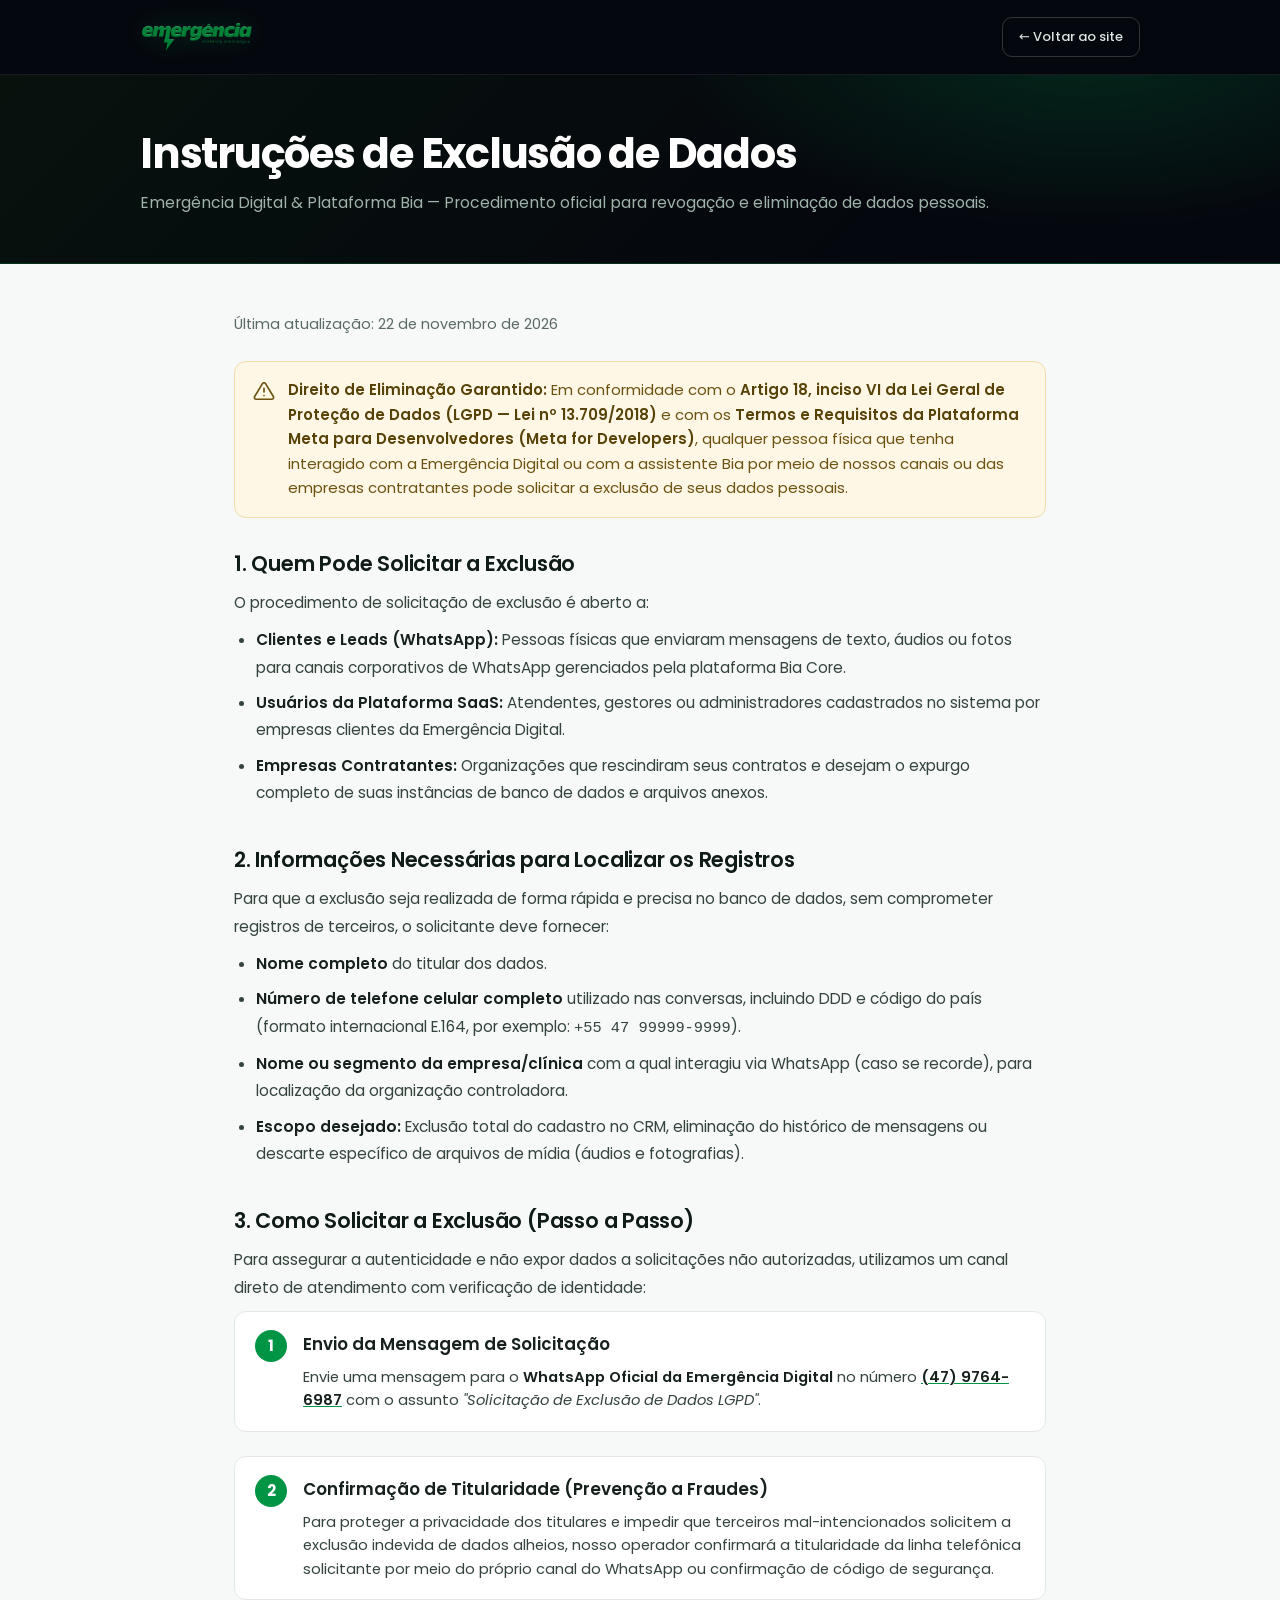
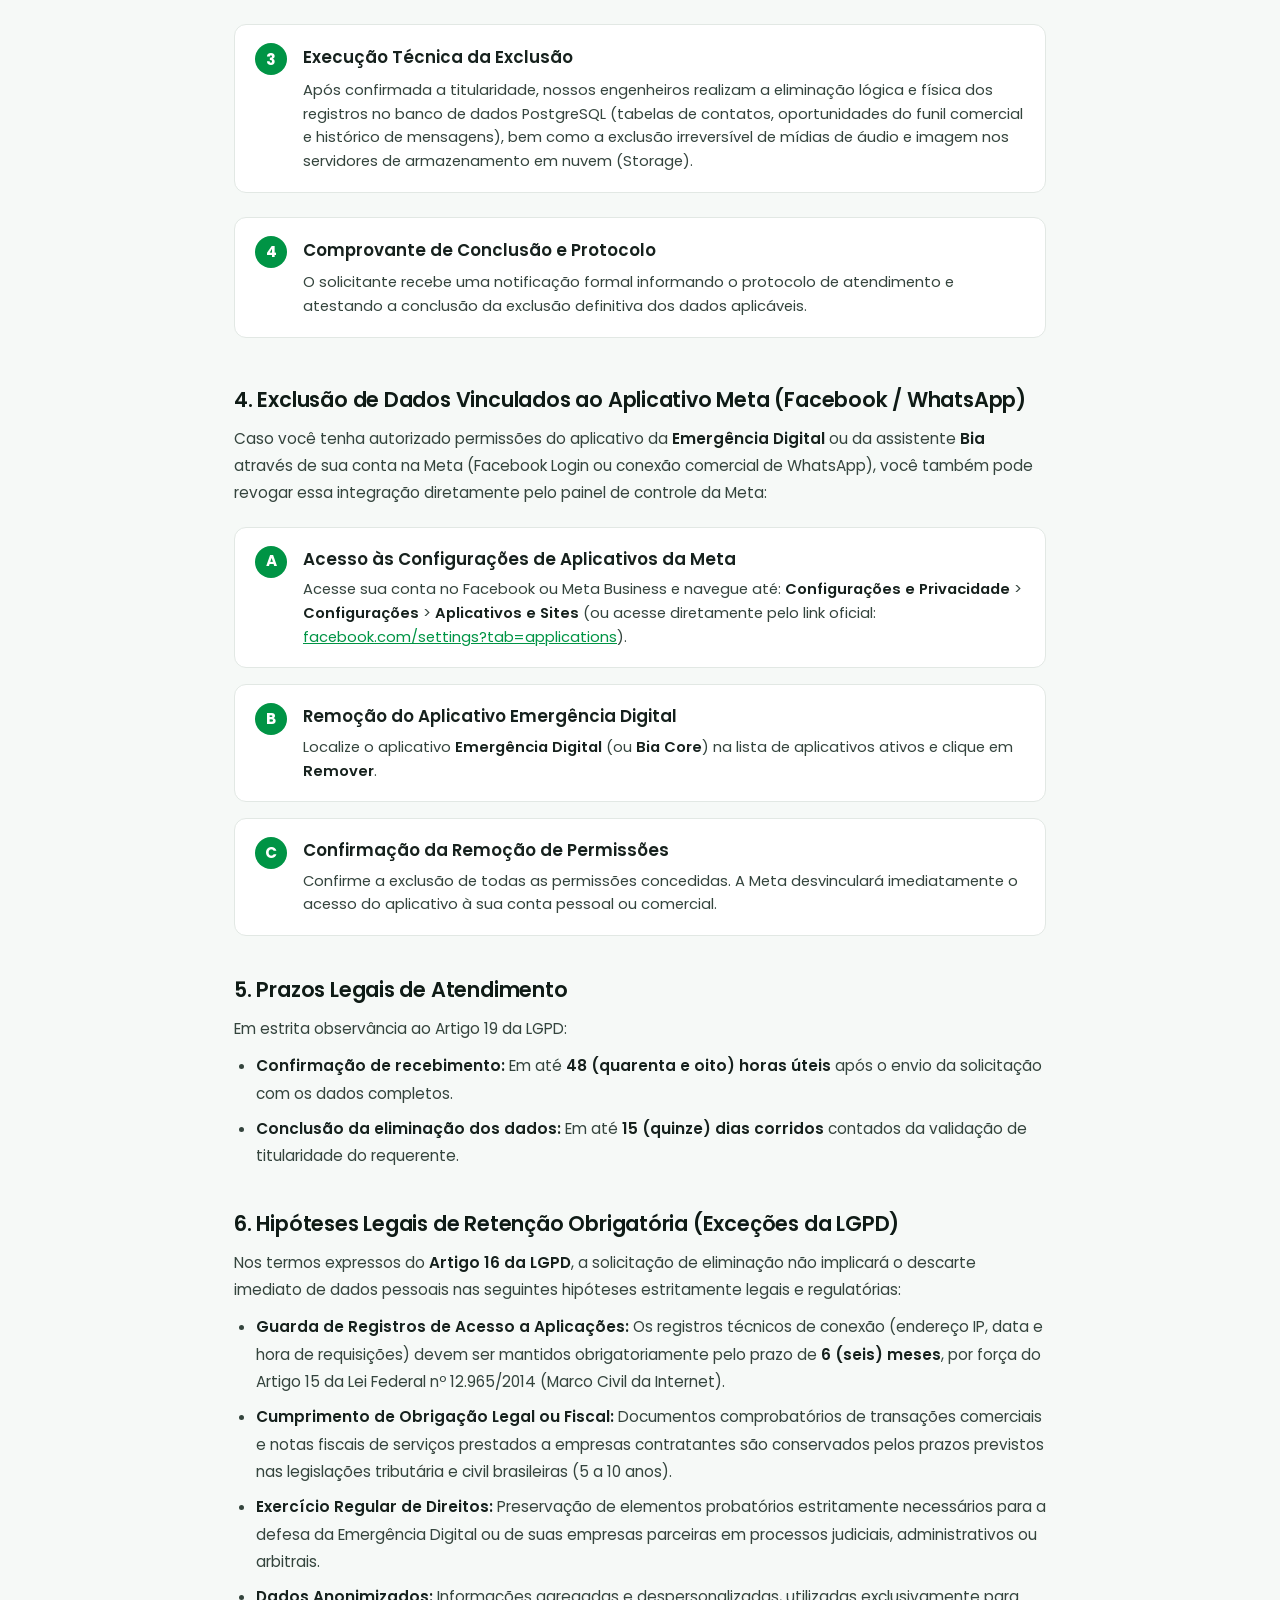
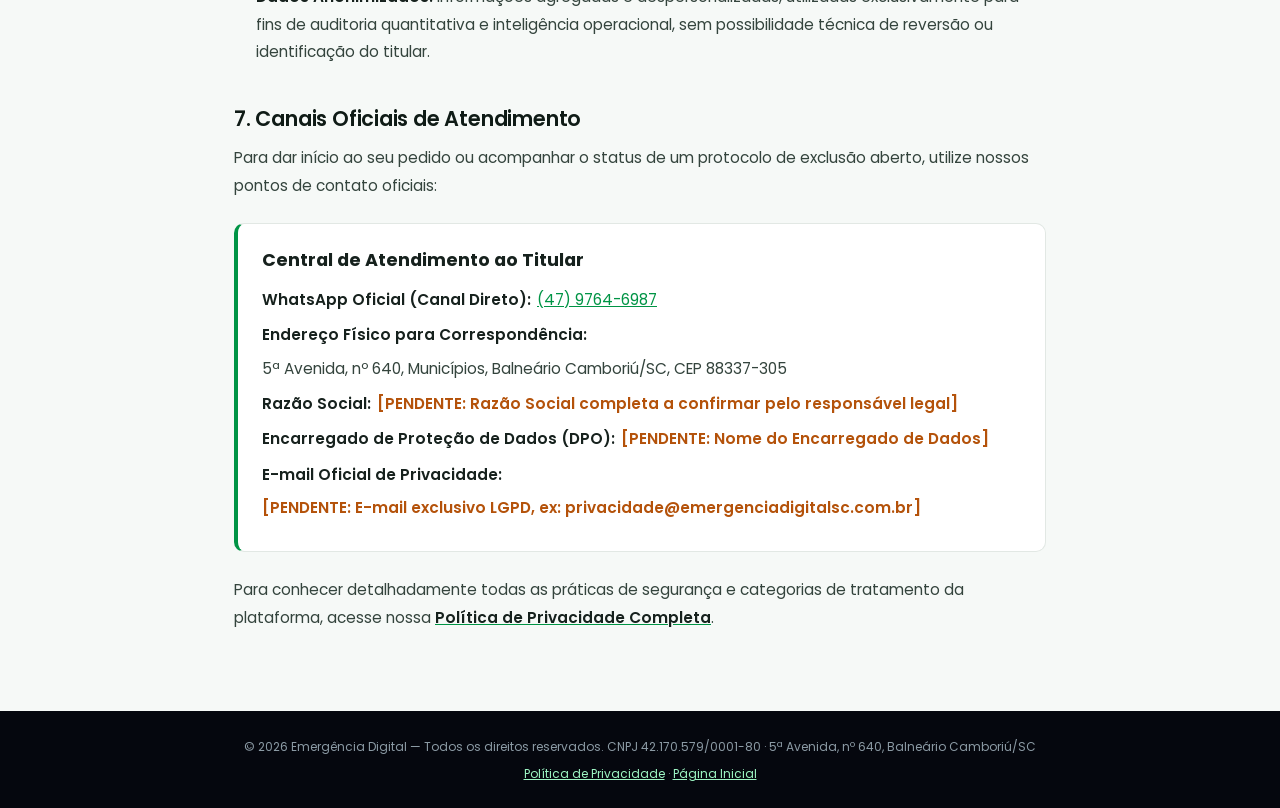
<file: site/exclusao-de-dados.html>
<!DOCTYPE html>
<html lang="pt-BR">
<head>
  <meta charset="utf-8">
  <meta name="viewport" content="width=device-width, initial-scale=1.0">
  <title>Instruções de Exclusão de Dados — Emergência Digital</title>
  <meta name="description" content="Instruções e procedimento para solicitação de exclusão de dados pessoais na Emergência Digital e na assistente Bia, em conformidade com a LGPD e as políticas da Meta.">
  <meta name="theme-color" content="#05070e">
  <link rel="canonical" href="https://biaapp48-alt.github.io/emergencia-digital-site/exclusao-de-dados/">
  <link rel="icon" type="image/svg+xml" href="assets/favicon.svg">
  <link rel="preconnect" href="https://fonts.googleapis.com">
  <link rel="preconnect" href="https://fonts.gstatic.com" crossorigin>
  <link href="https://fonts.googleapis.com/css2?family=Poppins:wght@400;500;600;700&display=swap" rel="stylesheet">
  <link rel="stylesheet" href="css/legal.css">
</head>
<body>
  <header class="legal-header">
    <div class="container">
      <a class="legal-brand" href="index.html" aria-label="Emergência Digital — início">
        <img src="assets/logo.png" alt="Emergência Digital" width="708" height="195">
      </a>
      <a class="legal-back" href="index.html">← Voltar ao site</a>
    </div>
  </header>

  <div class="legal-hero">
    <div class="container">
      <h1>Instruções de Exclusão de Dados</h1>
      <p>Emergência Digital &amp; Plataforma Bia — Procedimento oficial para revogação e eliminação de dados pessoais.</p>
    </div>
  </div>

  <main class="legal-body">
    <p class="updated">Última atualização: 22 de novembro de 2026</p>

    <div class="notice" role="note">
      <svg viewBox="0 0 24 24" fill="none" stroke="currentColor" stroke-width="1.8" stroke-linecap="round" stroke-linejoin="round" aria-hidden="true"><path d="M12 9v4M12 17h.01"/><path d="M10.3 3.9 1.8 18a2 2 0 0 0 1.7 3h17a2 2 0 0 0 1.7-3L13.7 3.9a2 2 0 0 0-3.4 0Z"/></svg>
      <div>
        <strong>Direito de Eliminação Garantido:</strong>
        Em conformidade com o <strong>Artigo 18, inciso VI da Lei Geral de Proteção de Dados (LGPD — Lei nº 13.709/2018)</strong> e com os
        <strong>Termos e Requisitos da Plataforma Meta para Desenvolvedores (Meta for Developers)</strong>, qualquer pessoa física que tenha interagido
        com a Emergência Digital ou com a assistente Bia por meio de nossos canais ou das empresas contratantes pode solicitar a exclusão de seus dados pessoais.
      </div>
    </div>

    <h2>1. Quem Pode Solicitar a Exclusão</h2>
    <p>
      O procedimento de solicitação de exclusão é aberto a:
    </p>
    <ul>
      <li><strong>Clientes e Leads (WhatsApp):</strong> Pessoas físicas que enviaram mensagens de texto, áudios ou fotos para canais corporativos de WhatsApp gerenciados pela plataforma Bia Core.</li>
      <li><strong>Usuários da Plataforma SaaS:</strong> Atendentes, gestores ou administradores cadastrados no sistema por empresas clientes da Emergência Digital.</li>
      <li><strong>Empresas Contratantes:</strong> Organizações que rescindiram seus contratos e desejam o expurgo completo de suas instâncias de banco de dados e arquivos anexos.</li>
    </ul>

    <h2>2. Informações Necessárias para Localizar os Registros</h2>
    <p>
      Para que a exclusão seja realizada de forma rápida e precisa no banco de dados, sem comprometer registros de terceiros, o solicitante deve fornecer:
    </p>
    <ul>
      <li><strong>Nome completo</strong> do titular dos dados.</li>
      <li><strong>Número de telefone celular completo</strong> utilizado nas conversas, incluindo DDD e código do país (formato internacional E.164, por exemplo: <code>+55 47 99999-9999</code>).</li>
      <li><strong>Nome ou segmento da empresa/clínica</strong> com a qual interagiu via WhatsApp (caso se recorde), para localização da organização controladora.</li>
      <li><strong>Escopo desejado:</strong> Exclusão total do cadastro no CRM, eliminação do histórico de mensagens ou descarte específico de arquivos de mídia (áudios e fotografias).</li>
    </ul>

    <h2>3. Como Solicitar a Exclusão (Passo a Passo)</h2>
    <p>
      Para assegurar a autenticidade e não expor dados a solicitações não autorizadas, utilizamos um canal direto de atendimento com verificação de identidade:
    </p>

    <ul class="step-list">
      <li class="step-item">
        <span class="step-number">1</span>
        <div class="step-content">
          <h3>Envio da Mensagem de Solicitação</h3>
          <p>
            Envie uma mensagem para o <strong>WhatsApp Oficial da Emergência Digital</strong> no número
            <a href="https://wa.me/554797646987?text=Ol%C3%A1%2C%20gostaria%20de%20solicitar%20a%20exclus%C3%A3o%20dos%20meus%20dados%20pessoais%20(LGPD)." target="_blank" rel="noopener"><strong>(47) 9764-6987</strong></a>
            com o assunto <em>"Solicitação de Exclusão de Dados LGPD"</em>.
          </p>
        </div>
      </li>

      <li class="step-item">
        <span class="step-number">2</span>
        <div class="step-content">
          <h3>Confirmação de Titularidade (Prevenção a Fraudes)</h3>
          <p>
            Para proteger a privacidade dos titulares e impedir que terceiros mal-intencionados solicitem a exclusão indevida de dados alheios,
            nosso operador confirmará a titularidade da linha telefônica solicitante por meio do próprio canal do WhatsApp ou confirmação de código de segurança.
          </p>
        </div>
      </li>

      <li class="step-item">
        <span class="step-number">3</span>
        <div class="step-content">
          <h3>Execução Técnica da Exclusão</h3>
          <p>
            Após confirmada a titularidade, nossos engenheiros realizam a eliminação lógica e física dos registros no banco de dados PostgreSQL (tabelas de contatos, oportunidades do funil comercial e histórico de mensagens),
            bem como a exclusão irreversível de mídias de áudio e imagem nos servidores de armazenamento em nuvem (Storage).
          </p>
        </div>
      </li>

      <li class="step-item">
        <span class="step-number">4</span>
        <div class="step-content">
          <h3>Comprovante de Conclusão e Protocolo</h3>
          <p>
            O solicitante recebe uma notificação formal informando o protocolo de atendimento e atestando a conclusão da exclusão definitiva dos dados aplicáveis.
          </p>
        </div>
      </li>
    </ul>

    <h2>4. Exclusão de Dados Vinculados ao Aplicativo Meta (Facebook / WhatsApp)</h2>
    <p>
      Caso você tenha autorizado permissões do aplicativo da <strong>Emergência Digital</strong> ou da assistente <strong>Bia</strong> através de sua conta na Meta (Facebook Login ou conexão comercial de WhatsApp), você também pode revogar essa integração diretamente pelo painel de controle da Meta:
    </p>
    <div class="step-list">
      <div class="step-item">
        <span class="step-number">A</span>
        <div class="step-content">
          <h3>Acesso às Configurações de Aplicativos da Meta</h3>
          <p>
            Acesse sua conta no Facebook ou Meta Business e navegue até:
            <strong>Configurações e Privacidade</strong> &gt; <strong>Configurações</strong> &gt; <strong>Aplicativos e Sites</strong>
            (ou acesse diretamente pelo link oficial: <a href="https://www.facebook.com/settings?tab=applications" target="_blank" rel="noopener">facebook.com/settings?tab=applications</a>).
          </p>
        </div>
      </div>

      <div class="step-item">
        <span class="step-number">B</span>
        <div class="step-content">
          <h3>Remoção do Aplicativo Emergência Digital</h3>
          <p>
            Localize o aplicativo <strong>Emergência Digital</strong> (ou <strong>Bia Core</strong>) na lista de aplicativos ativos e clique em <strong>Remover</strong>.
          </p>
        </div>
      </div>

      <div class="step-item">
        <span class="step-number">C</span>
        <div class="step-content">
          <h3>Confirmação da Remoção de Permissões</h3>
          <p>
            Confirme a exclusão de todas as permissões concedidas. A Meta desvinculará imediatamente o acesso do aplicativo à sua conta pessoal ou comercial.
          </p>
        </div>
      </div>
    </div>

    <h2>5. Prazos Legais de Atendimento</h2>
    <p>
      Em estrita observância ao Artigo 19 da LGPD:
    </p>
    <ul>
      <li><strong>Confirmação de recebimento:</strong> Em até <strong>48 (quarenta e oito) horas úteis</strong> após o envio da solicitação com os dados completos.</li>
      <li><strong>Conclusão da eliminação dos dados:</strong> Em até <strong>15 (quinze) dias corridos</strong> contados da validação de titularidade do requerente.</li>
    </ul>

    <h2>6. Hipóteses Legais de Retenção Obrigatória (Exceções da LGPD)</h2>
    <p>
      Nos termos expressos do <strong>Artigo 16 da LGPD</strong>, a solicitação de eliminação não implicará o descarte imediato de dados pessoais nas seguintes hipóteses estritamente legais e regulatórias:
    </p>
    <ul>
      <li><strong>Guarda de Registros de Acesso a Aplicações:</strong> Os registros técnicos de conexão (endereço IP, data e hora de requisições) devem ser mantidos obrigatoriamente pelo prazo de <strong>6 (seis) meses</strong>, por força do Artigo 15 da Lei Federal nº 12.965/2014 (Marco Civil da Internet).</li>
      <li><strong>Cumprimento de Obrigação Legal ou Fiscal:</strong> Documentos comprobatórios de transações comerciais e notas fiscais de serviços prestados a empresas contratantes são conservados pelos prazos previstos nas legislações tributária e civil brasileiras (5 a 10 anos).</li>
      <li><strong>Exercício Regular de Direitos:</strong> Preservação de elementos probatórios estritamente necessários para a defesa da Emergência Digital ou de suas empresas parceiras em processos judiciais, administrativos ou arbitrais.</li>
      <li><strong>Dados Anonimizados:</strong> Informações agregadas e despersonalizadas, utilizadas exclusivamente para fins de auditoria quantitativa e inteligência operacional, sem possibilidade técnica de reversão ou identificação do titular.</li>
    </ul>

    <h2>7. Canais Oficiais de Atendimento</h2>
    <p>
      Para dar início ao seu pedido ou acompanhar o status de um protocolo de exclusão aberto, utilize nossos pontos de contato oficiais:
    </p>

    <div class="contact-card">
      <h3>Central de Atendimento ao Titular</h3>
      <ul>
        <li><strong>WhatsApp Oficial (Canal Direto):</strong> <a href="https://wa.me/554797646987" target="_blank" rel="noopener">(47) 9764-6987</a></li>
        <li><strong>Endereço Físico para Correspondência:</strong> 5ª Avenida, nº 640, Municípios, Balneário Camboriú/SC, CEP 88337-305</li>
        <li><strong>Razão Social:</strong> <span class="placeholder">[PENDENTE: Razão Social completa a confirmar pelo responsável legal]</span></li>
        <li><strong>Encarregado de Proteção de Dados (DPO):</strong> <span class="placeholder">[PENDENTE: Nome do Encarregado de Dados]</span></li>
        <li><strong>E-mail Oficial de Privacidade:</strong> <span class="placeholder">[PENDENTE: E-mail exclusivo LGPD, ex: privacidade@emergenciadigitalsc.com.br]</span></li>
      </ul>
    </div>

    <p>
      Para conhecer detalhadamente todas as práticas de segurança e categorias de tratamento da plataforma, acesse nossa
      <a href="politica-de-privacidade.html"><strong>Política de Privacidade Completa</strong></a>.
    </p>
  </main>

  <footer class="legal-footer">
    <div class="container">
      <span>© 2026 Emergência Digital — Todos os direitos reservados. CNPJ 42.170.579/0001-80 · 5ª Avenida, nº 640, Balneário Camboriú/SC</span>
      <div style="margin-top: 8px;">
        <a href="politica-de-privacidade.html">Política de Privacidade</a> ·
        <a href="index.html">Página Inicial</a>
      </div>
    </div>
  </footer>

  <script src="js/config.js"></script>
  <script>
    (function () {
      var c = window.SITE_CONFIG || {};
      var txt = function (sel, val) {
        if (!val) return;
        document.querySelectorAll(sel).forEach(function (el) { el.textContent = val; });
      };
      if (c.contact && c.contact.whatsappDisplay) txt("[data-text='whatsapp']", c.contact.whatsappDisplay);
      if (c.legal && c.legal.cnpj) txt("[data-text='cnpj']", c.legal.cnpj);
      if (c.legal && c.legal.address) txt("[data-text='address']", c.legal.address);
      txt("[data-text='year']", String(new Date().getFullYear()));
    })();
  </script>
</body>
</html>
</file>
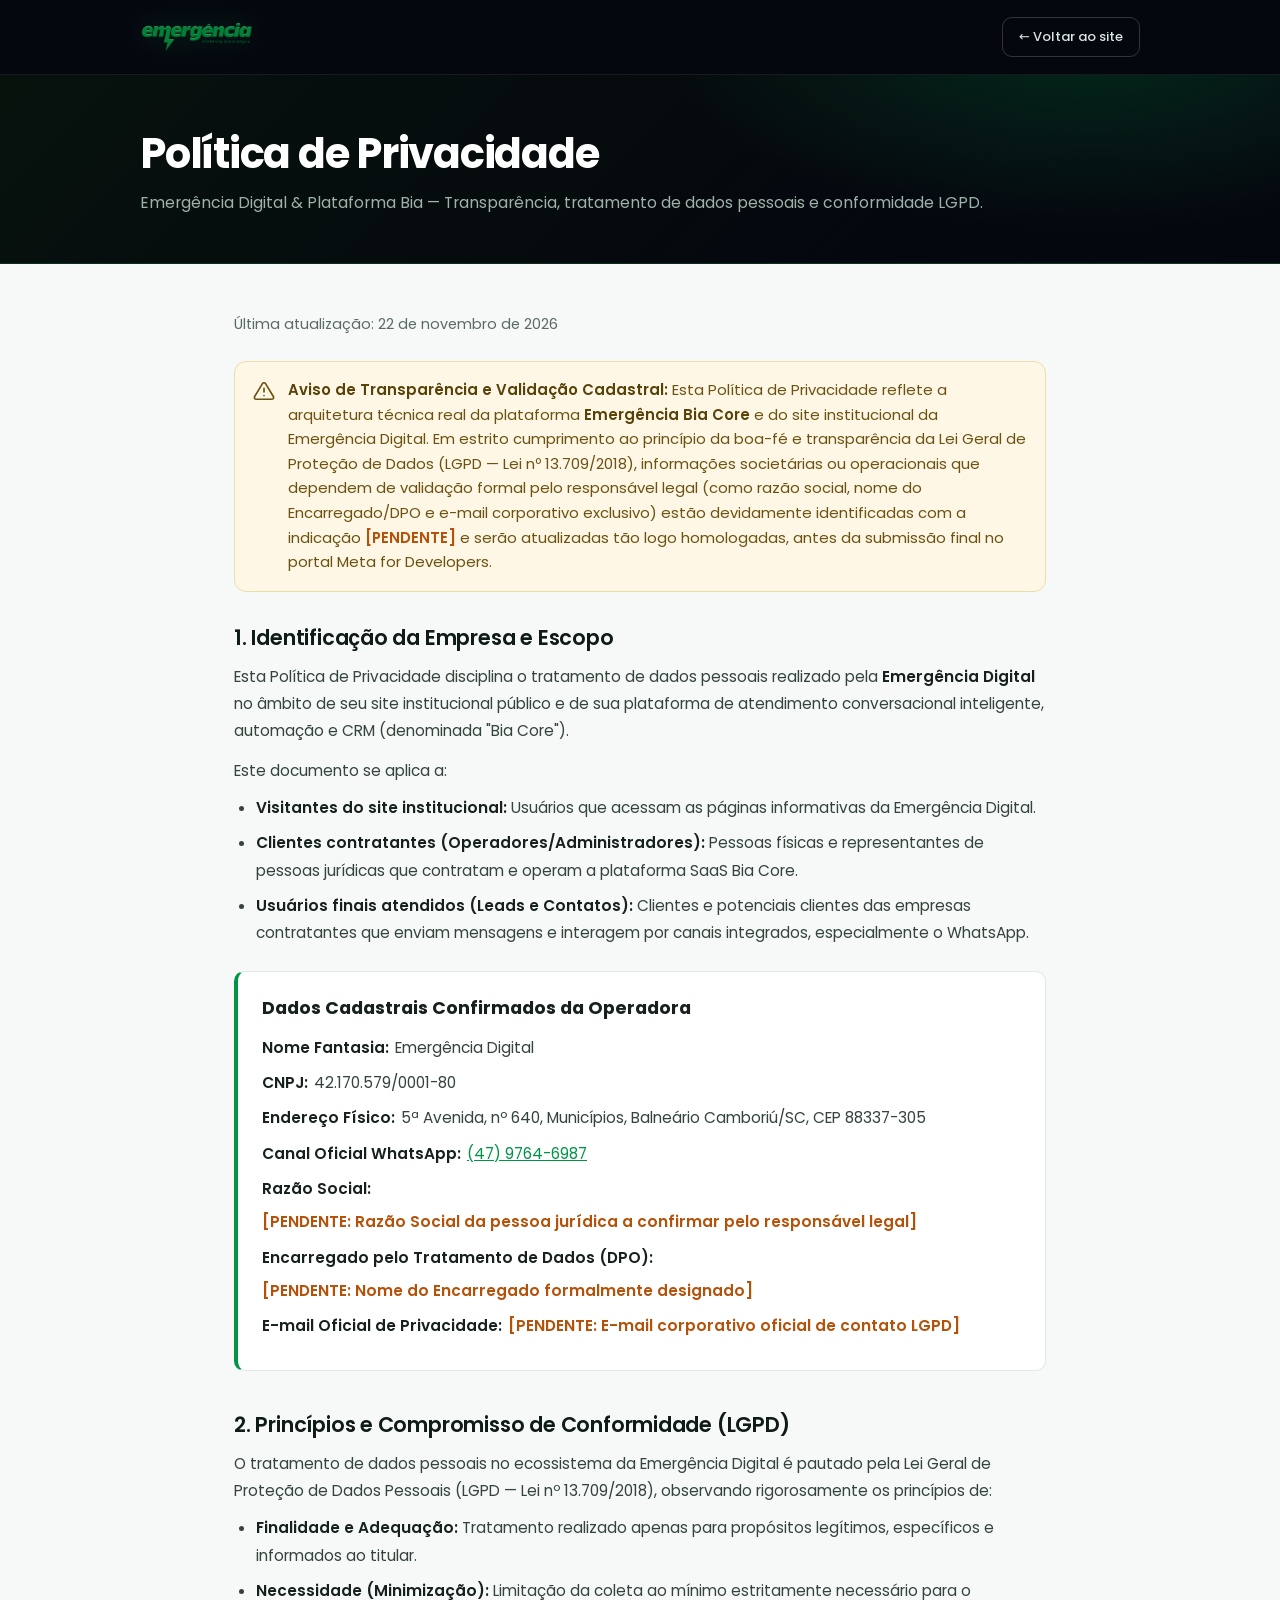
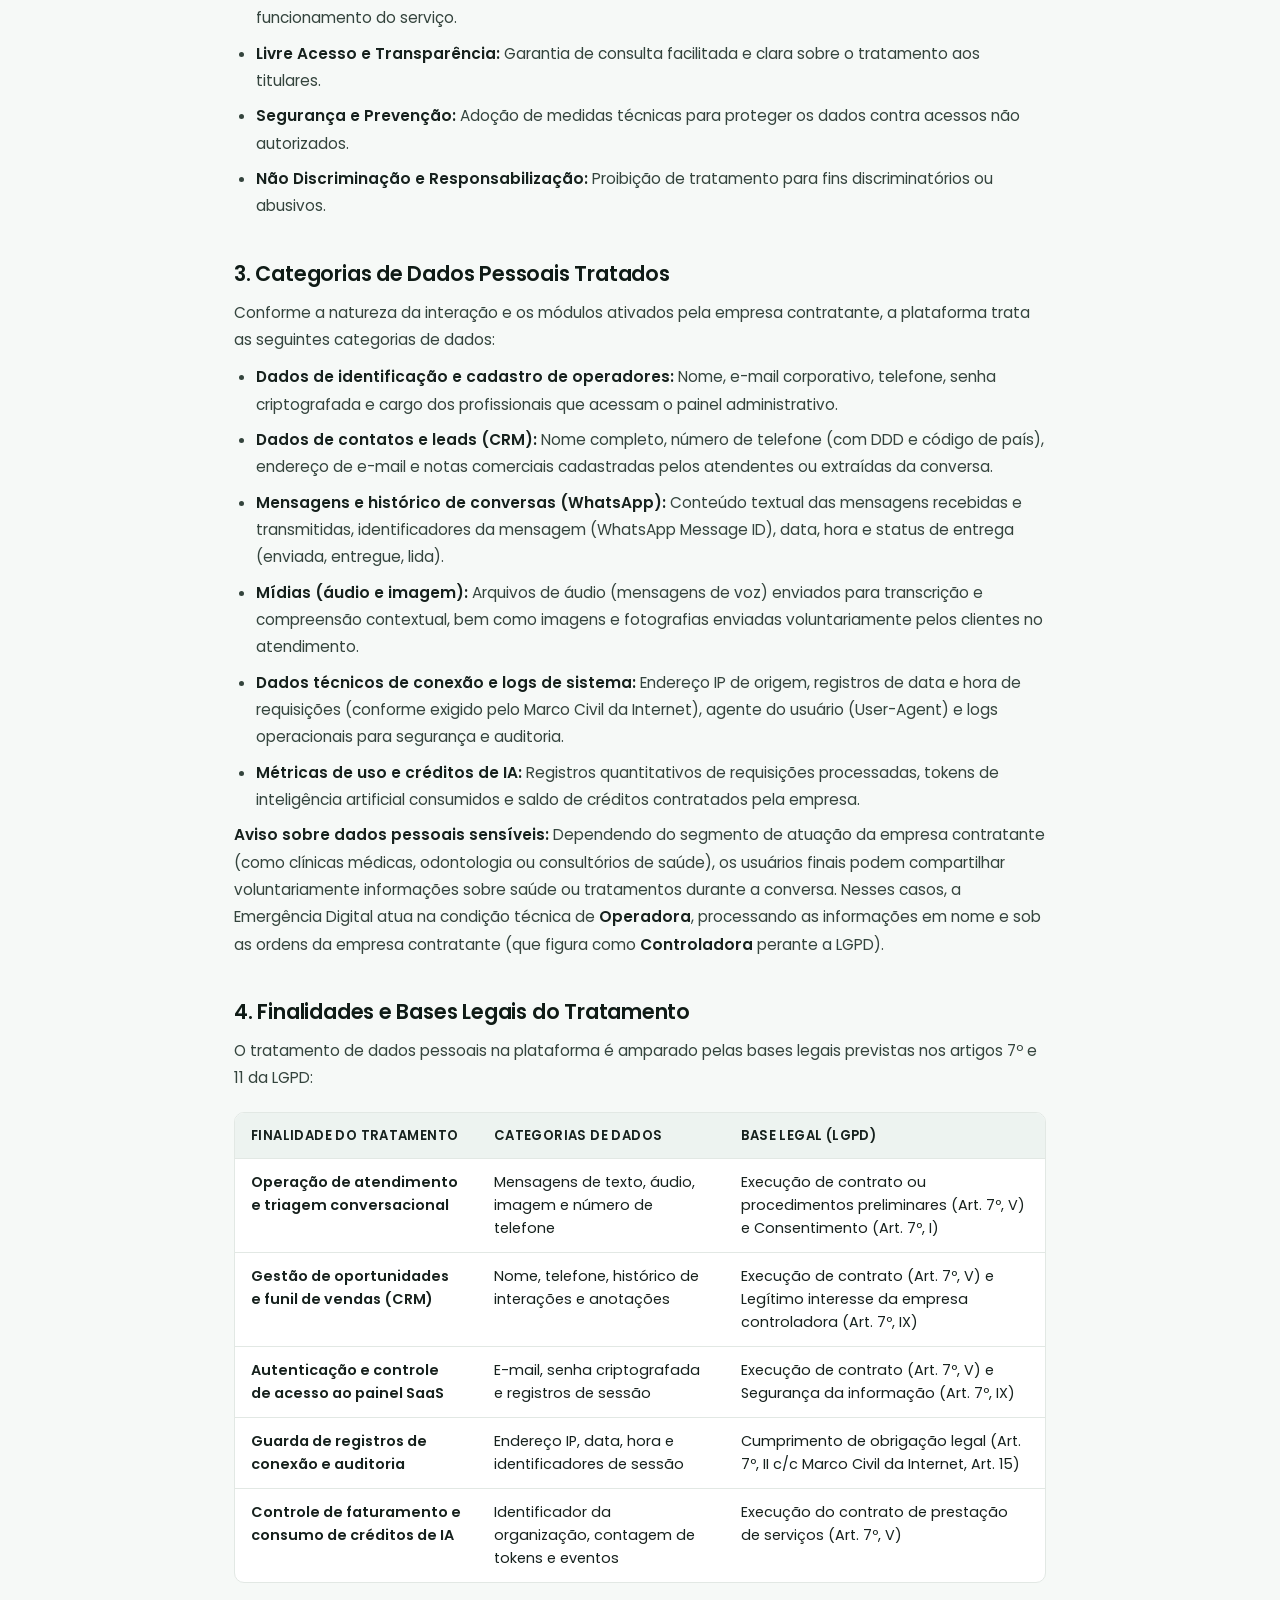
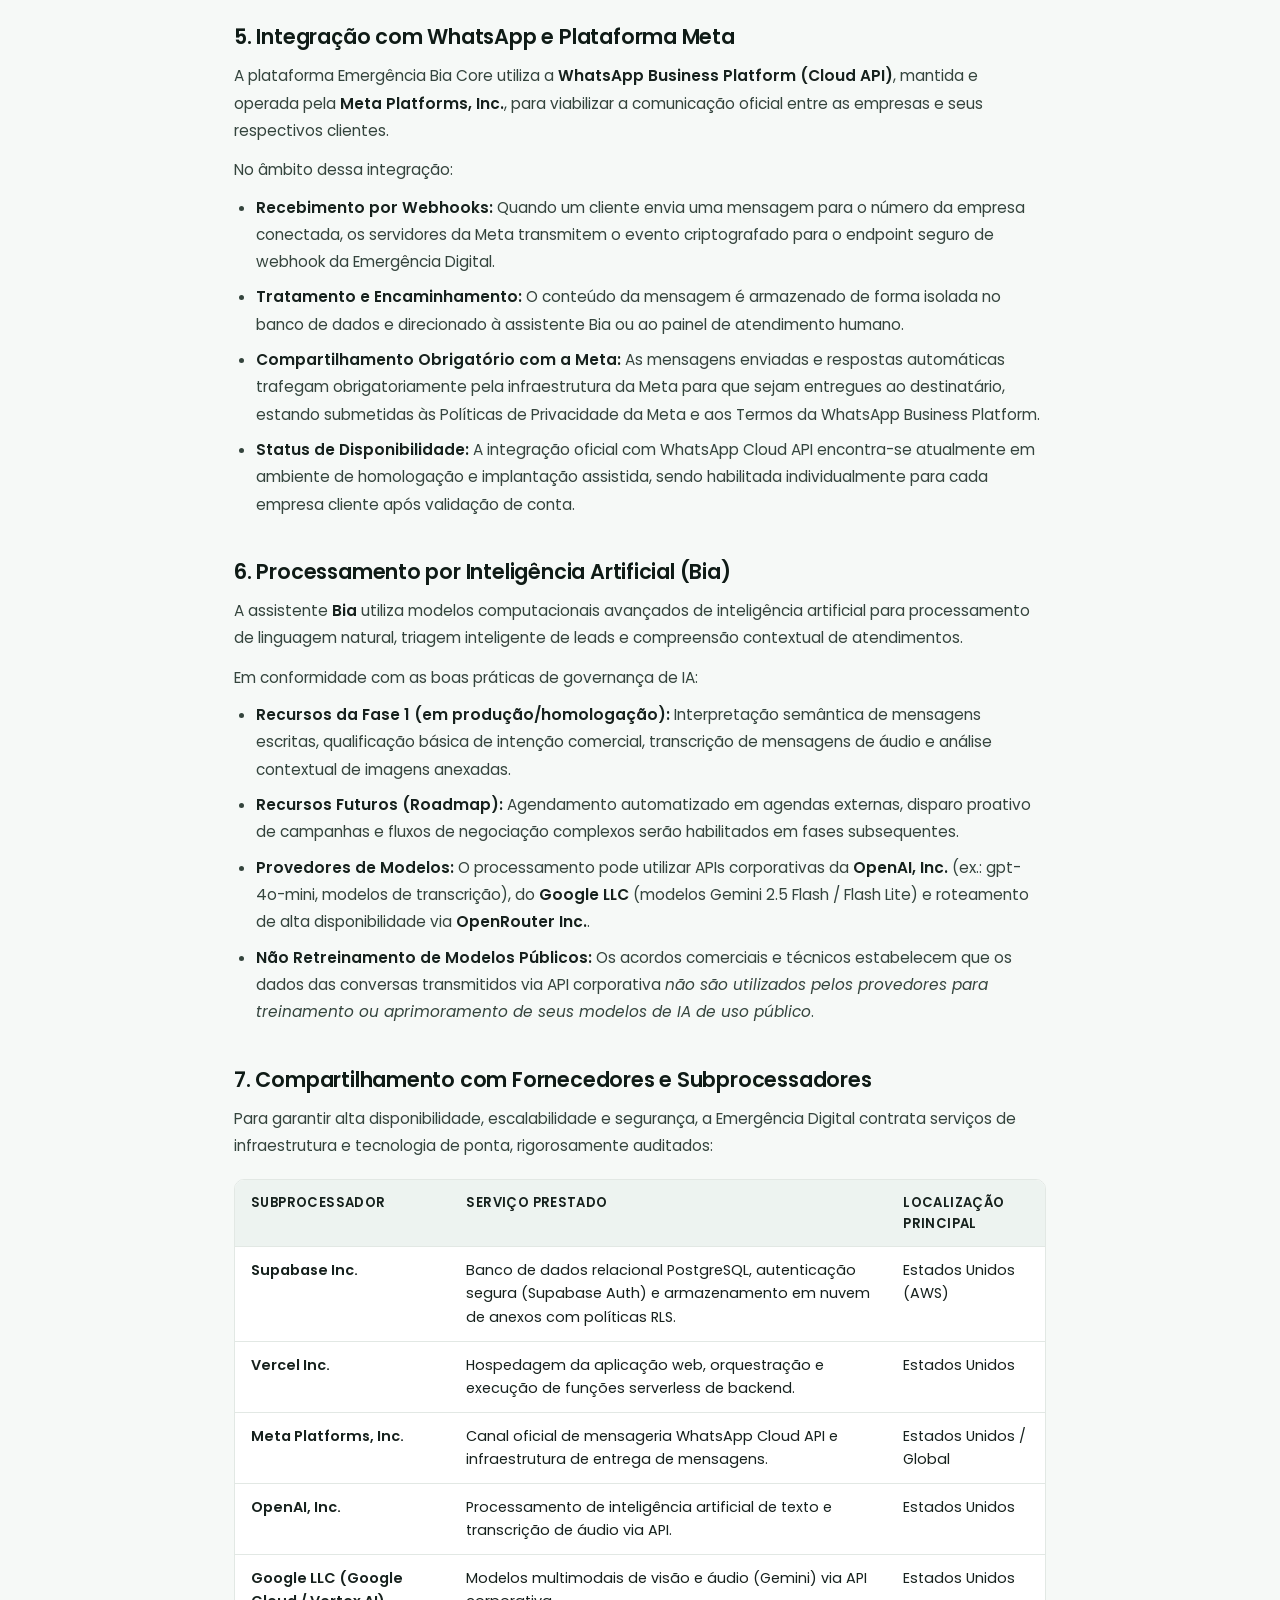
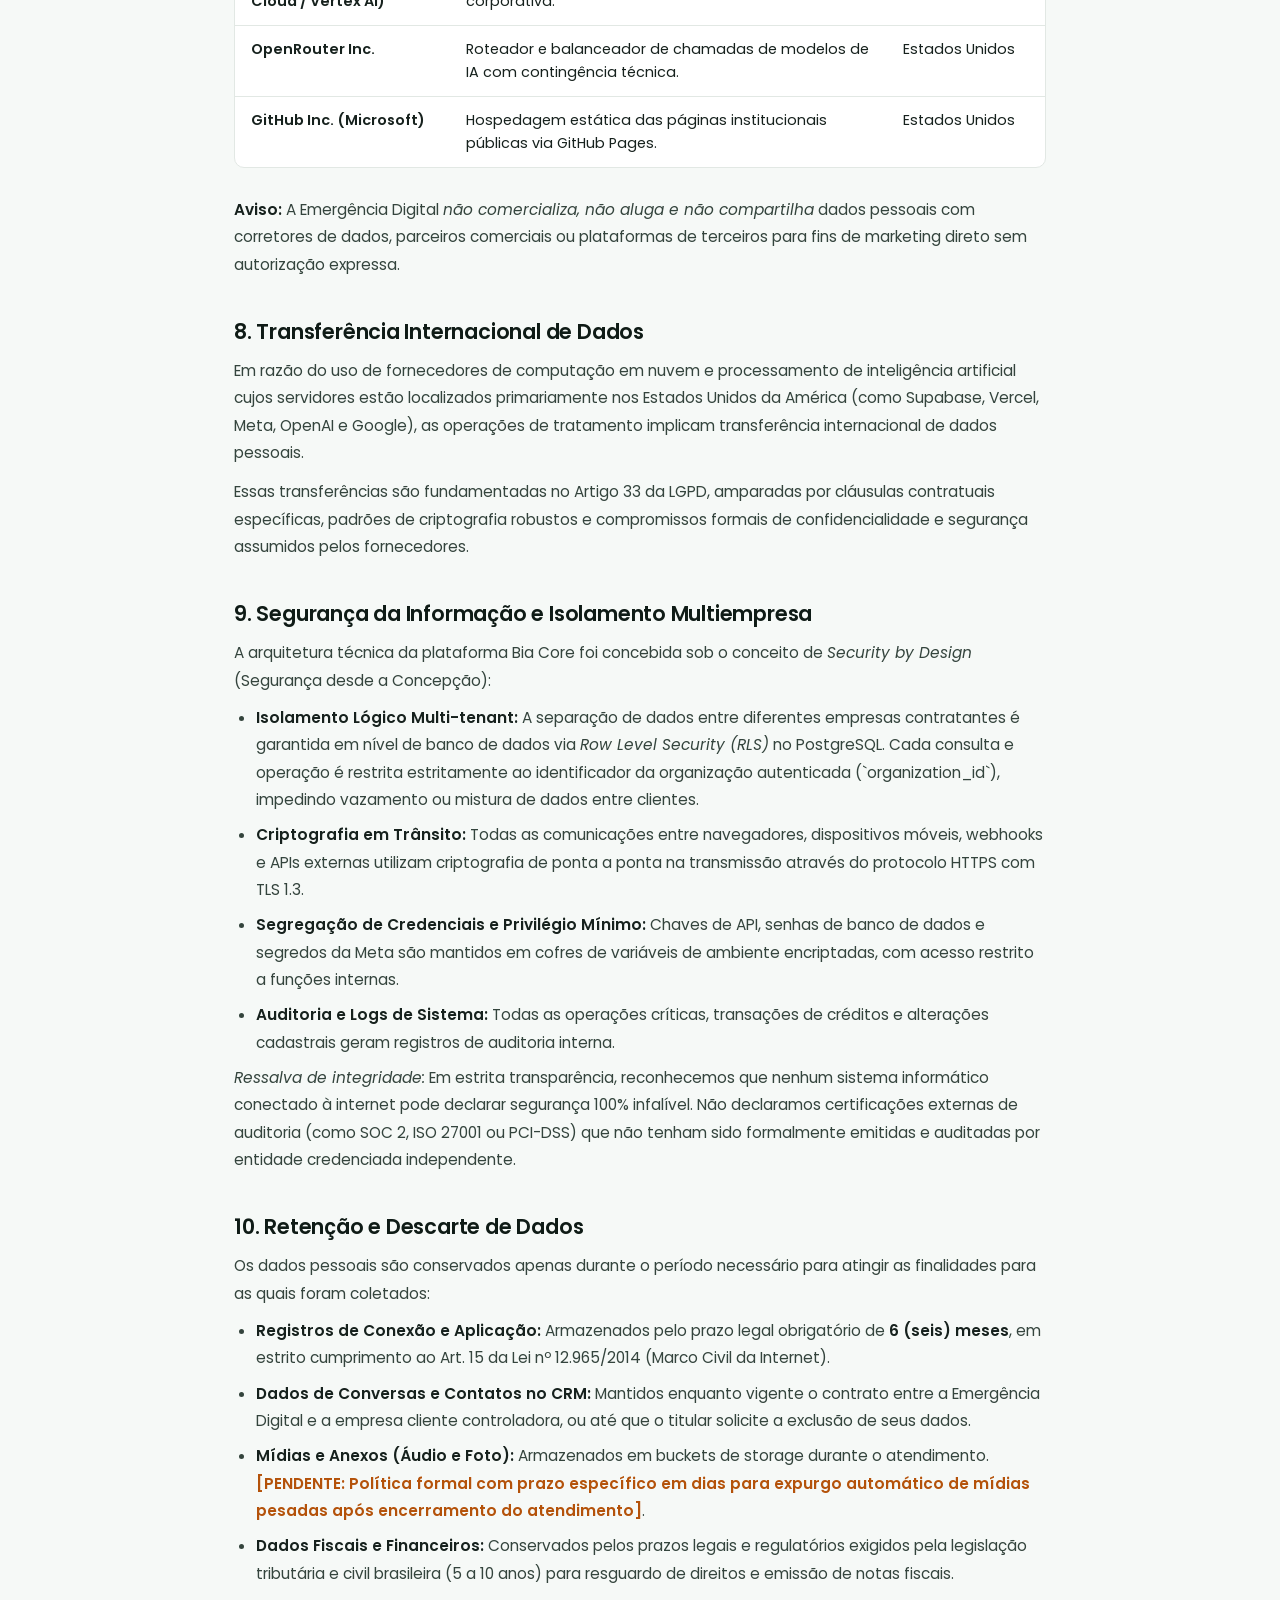
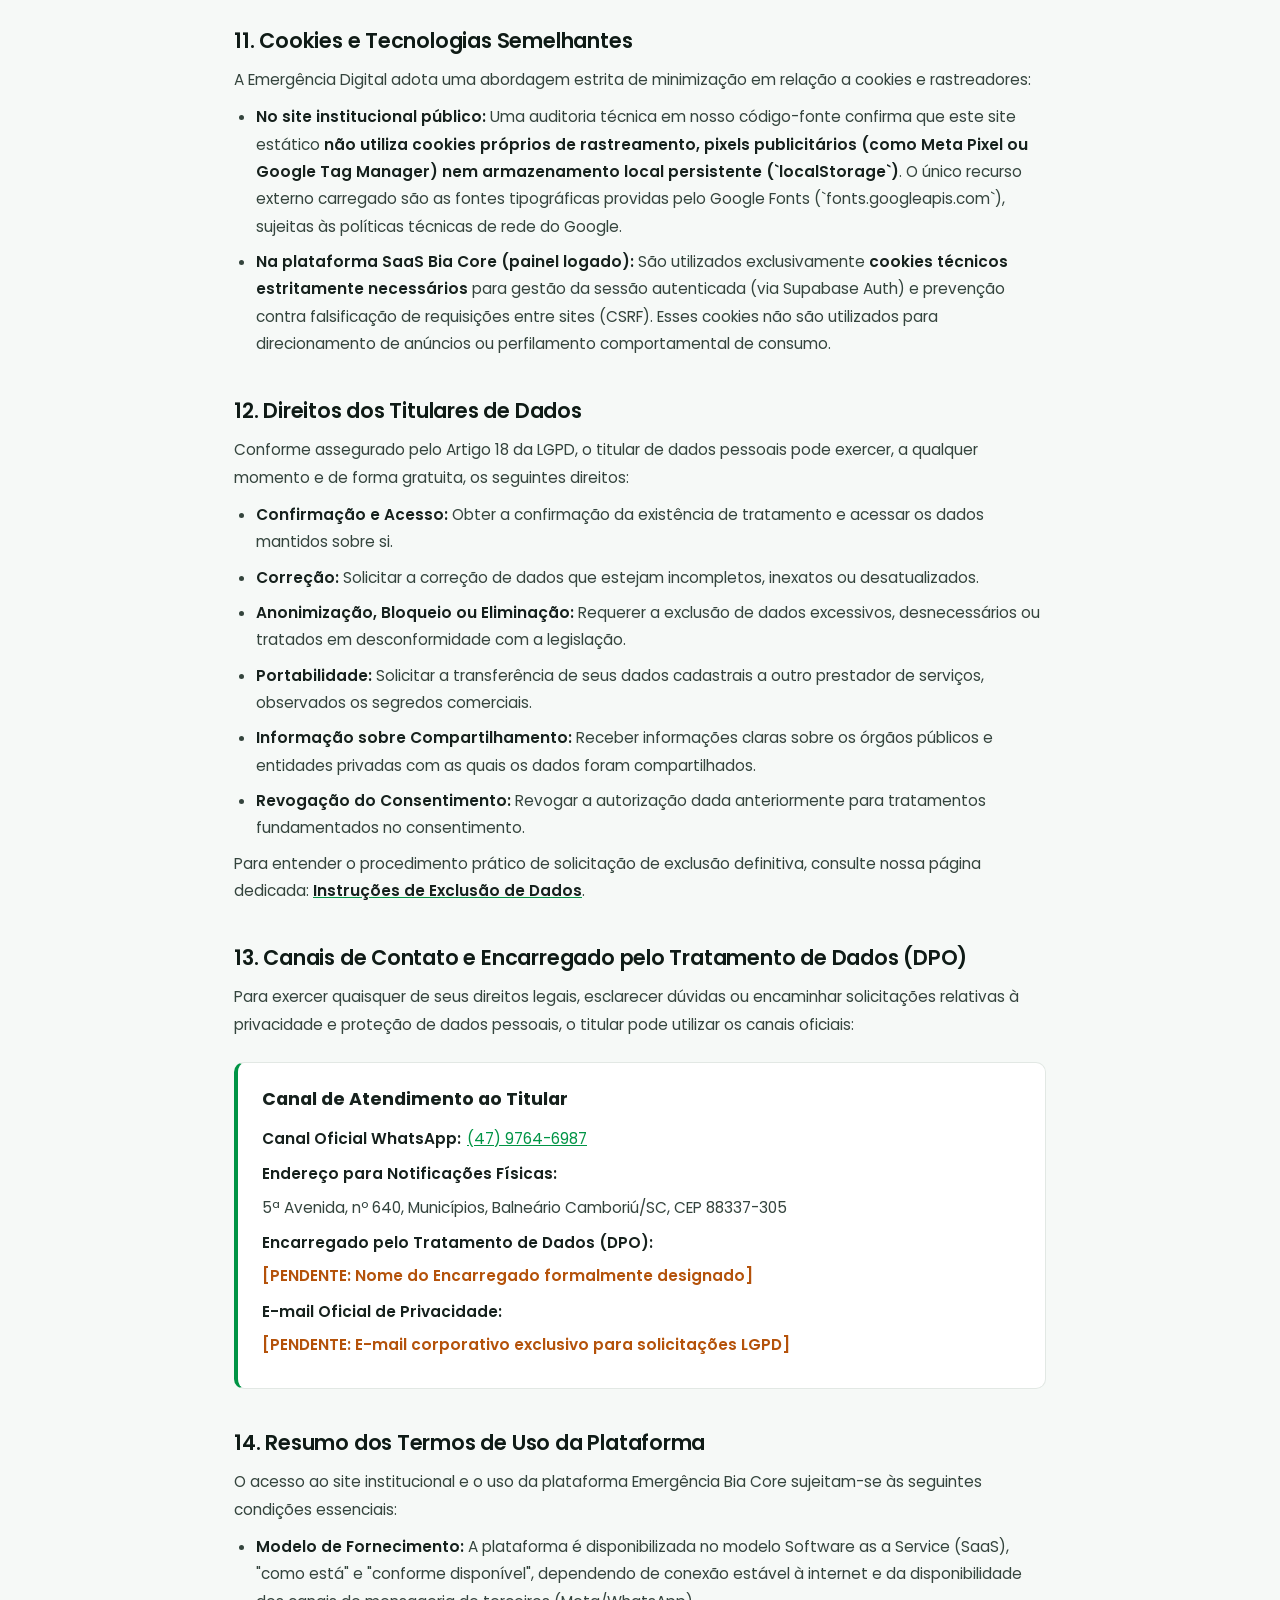
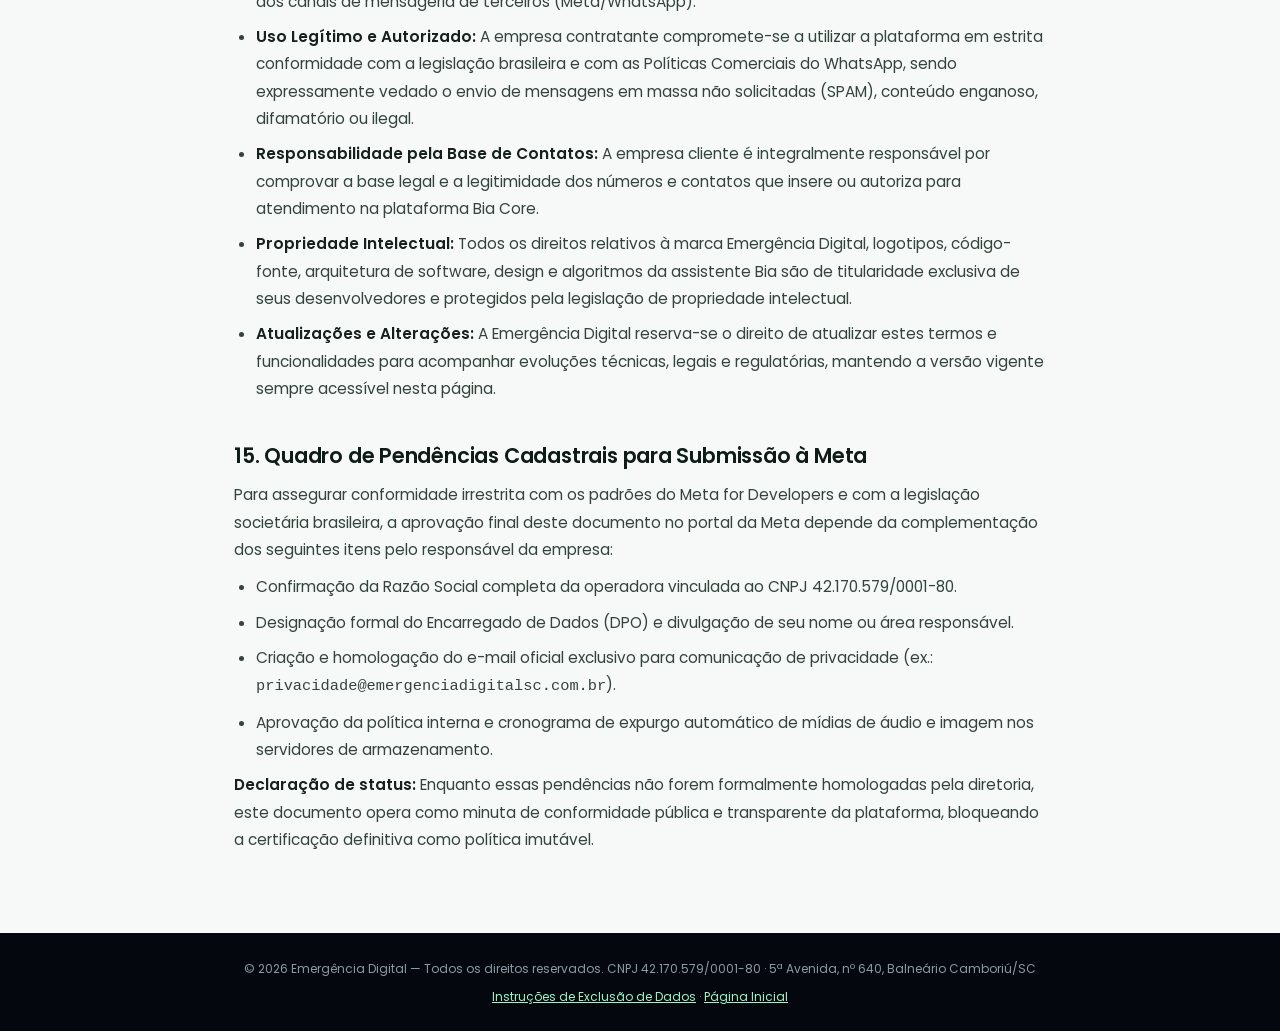
<file: site/politica-de-privacidade.html>
<!DOCTYPE html>
<html lang="pt-BR">
<head>
  <meta charset="utf-8">
  <meta name="viewport" content="width=device-width, initial-scale=1.0">
  <title>Política de Privacidade — Emergência Digital</title>
  <meta name="description" content="Política de Privacidade e Termos de Uso da Emergência Digital e da plataforma Bia Core. Conheça as práticas de tratamento de dados pessoais, integração WhatsApp e conformidade LGPD.">
  <meta name="theme-color" content="#05070e">
  <link rel="canonical" href="https://biaapp48-alt.github.io/emergencia-digital-site/politica-de-privacidade/">
  <link rel="icon" type="image/svg+xml" href="assets/favicon.svg">
  <link rel="preconnect" href="https://fonts.googleapis.com">
  <link rel="preconnect" href="https://fonts.gstatic.com" crossorigin>
  <link href="https://fonts.googleapis.com/css2?family=Poppins:wght@400;500;600;700&display=swap" rel="stylesheet">
  <link rel="stylesheet" href="css/legal.css">
</head>
<body>
  <header class="legal-header">
    <div class="container">
      <a class="legal-brand" href="index.html" aria-label="Emergência Digital — início">
        <img src="assets/logo.png" alt="Emergência Digital" width="708" height="195">
      </a>
      <a class="legal-back" href="index.html">← Voltar ao site</a>
    </div>
  </header>

  <div class="legal-hero">
    <div class="container">
      <h1>Política de Privacidade</h1>
      <p>Emergência Digital &amp; Plataforma Bia — Transparência, tratamento de dados pessoais e conformidade LGPD.</p>
    </div>
  </div>

  <main class="legal-body">
    <p class="updated">Última atualização: 22 de novembro de 2026</p>

    <div class="notice" role="note">
      <svg viewBox="0 0 24 24" fill="none" stroke="currentColor" stroke-width="1.8" stroke-linecap="round" stroke-linejoin="round" aria-hidden="true"><path d="M12 9v4M12 17h.01"/><path d="M10.3 3.9 1.8 18a2 2 0 0 0 1.7 3h17a2 2 0 0 0 1.7-3L13.7 3.9a2 2 0 0 0-3.4 0Z"/></svg>
      <div>
        <strong>Aviso de Transparência e Validação Cadastral:</strong>
        Esta Política de Privacidade reflete a arquitetura técnica real da plataforma <strong>Emergência Bia Core</strong> e do site institucional da Emergência Digital.
        Em estrito cumprimento ao princípio da boa-fé e transparência da Lei Geral de Proteção de Dados (LGPD — Lei nº 13.709/2018),
        informações societárias ou operacionais que dependem de validação formal pelo responsável legal (como razão social, nome do Encarregado/DPO e e-mail corporativo exclusivo)
        estão devidamente identificadas com a indicação <span class="placeholder">[PENDENTE]</span> e serão atualizadas tão logo homologadas, antes da submissão final no portal Meta for Developers.
      </div>
    </div>

    <h2>1. Identificação da Empresa e Escopo</h2>
    <p>
      Esta Política de Privacidade disciplina o tratamento de dados pessoais realizado pela <strong>Emergência Digital</strong>
      no âmbito de seu site institucional público e de sua plataforma de atendimento conversacional inteligente, automação e CRM (denominada "Bia Core").
    </p>
    <p>
      Este documento se aplica a:
    </p>
    <ul>
      <li><strong>Visitantes do site institucional:</strong> Usuários que acessam as páginas informativas da Emergência Digital.</li>
      <li><strong>Clientes contratantes (Operadores/Administradores):</strong> Pessoas físicas e representantes de pessoas jurídicas que contratam e operam a plataforma SaaS Bia Core.</li>
      <li><strong>Usuários finais atendidos (Leads e Contatos):</strong> Clientes e potenciais clientes das empresas contratantes que enviam mensagens e interagem por canais integrados, especialmente o WhatsApp.</li>
    </ul>

    <div class="contact-card">
      <h3>Dados Cadastrais Confirmados da Operadora</h3>
      <ul>
        <li><strong>Nome Fantasia:</strong> Emergência Digital</li>
        <li><strong>CNPJ:</strong> 42.170.579/0001-80</li>
        <li><strong>Endereço Físico:</strong> 5ª Avenida, nº 640, Municípios, Balneário Camboriú/SC, CEP 88337-305</li>
        <li><strong>Canal Oficial WhatsApp:</strong> <a href="https://wa.me/554797646987" target="_blank" rel="noopener">(47) 9764-6987</a></li>
        <li><strong>Razão Social:</strong> <span class="placeholder">[PENDENTE: Razão Social da pessoa jurídica a confirmar pelo responsável legal]</span></li>
        <li><strong>Encarregado pelo Tratamento de Dados (DPO):</strong> <span class="placeholder">[PENDENTE: Nome do Encarregado formalmente designado]</span></li>
        <li><strong>E-mail Oficial de Privacidade:</strong> <span class="placeholder">[PENDENTE: E-mail corporativo oficial de contato LGPD]</span></li>
      </ul>
    </div>

    <h2>2. Princípios e Compromisso de Conformidade (LGPD)</h2>
    <p>
      O tratamento de dados pessoais no ecossistema da Emergência Digital é pautado pela Lei Geral de Proteção de Dados Pessoais (LGPD — Lei nº 13.709/2018), observando rigorosamente os princípios de:
    </p>
    <ul>
      <li><strong>Finalidade e Adequação:</strong> Tratamento realizado apenas para propósitos legítimos, específicos e informados ao titular.</li>
      <li><strong>Necessidade (Minimização):</strong> Limitação da coleta ao mínimo estritamente necessário para o funcionamento do serviço.</li>
      <li><strong>Livre Acesso e Transparência:</strong> Garantia de consulta facilitada e clara sobre o tratamento aos titulares.</li>
      <li><strong>Segurança e Prevenção:</strong> Adoção de medidas técnicas para proteger os dados contra acessos não autorizados.</li>
      <li><strong>Não Discriminação e Responsabilização:</strong> Proibição de tratamento para fins discriminatórios ou abusivos.</li>
    </ul>

    <h2>3. Categorias de Dados Pessoais Tratados</h2>
    <p>
      Conforme a natureza da interação e os módulos ativados pela empresa contratante, a plataforma trata as seguintes categorias de dados:
    </p>
    <ul>
      <li><strong>Dados de identificação e cadastro de operadores:</strong> Nome, e-mail corporativo, telefone, senha criptografada e cargo dos profissionais que acessam o painel administrativo.</li>
      <li><strong>Dados de contatos e leads (CRM):</strong> Nome completo, número de telefone (com DDD e código de país), endereço de e-mail e notas comerciais cadastradas pelos atendentes ou extraídas da conversa.</li>
      <li><strong>Mensagens e histórico de conversas (WhatsApp):</strong> Conteúdo textual das mensagens recebidas e transmitidas, identificadores da mensagem (WhatsApp Message ID), data, hora e status de entrega (enviada, entregue, lida).</li>
      <li><strong>Mídias (áudio e imagem):</strong> Arquivos de áudio (mensagens de voz) enviados para transcrição e compreensão contextual, bem como imagens e fotografias enviadas voluntariamente pelos clientes no atendimento.</li>
      <li><strong>Dados técnicos de conexão e logs de sistema:</strong> Endereço IP de origem, registros de data e hora de requisições (conforme exigido pelo Marco Civil da Internet), agente do usuário (User-Agent) e logs operacionais para segurança e auditoria.</li>
      <li><strong>Métricas de uso e créditos de IA:</strong> Registros quantitativos de requisições processadas, tokens de inteligência artificial consumidos e saldo de créditos contratados pela empresa.</li>
    </ul>
    <p>
      <strong>Aviso sobre dados pessoais sensíveis:</strong> Dependendo do segmento de atuação da empresa contratante (como clínicas médicas, odontologia ou consultórios de saúde), os usuários finais podem compartilhar voluntariamente informações sobre saúde ou tratamentos durante a conversa. Nesses casos, a Emergência Digital atua na condição técnica de <strong>Operadora</strong>, processando as informações em nome e sob as ordens da empresa contratante (que figura como <strong>Controladora</strong> perante a LGPD).
    </p>

    <h2>4. Finalidades e Bases Legais do Tratamento</h2>
    <p>
      O tratamento de dados pessoais na plataforma é amparado pelas bases legais previstas nos artigos 7º e 11 da LGPD:
    </p>
    <div class="legal-table-wrapper">
      <table class="legal-table">
        <thead>
          <tr>
            <th>Finalidade do Tratamento</th>
            <th>Categorias de Dados</th>
            <th>Base Legal (LGPD)</th>
          </tr>
        </thead>
        <tbody>
          <tr>
            <td><strong>Operação de atendimento e triagem conversacional</strong></td>
            <td>Mensagens de texto, áudio, imagem e número de telefone</td>
            <td>Execução de contrato ou procedimentos preliminares (Art. 7º, V) e Consentimento (Art. 7º, I)</td>
          </tr>
          <tr>
            <td><strong>Gestão de oportunidades e funil de vendas (CRM)</strong></td>
            <td>Nome, telefone, histórico de interações e anotações</td>
            <td>Execução de contrato (Art. 7º, V) e Legítimo interesse da empresa controladora (Art. 7º, IX)</td>
          </tr>
          <tr>
            <td><strong>Autenticação e controle de acesso ao painel SaaS</strong></td>
            <td>E-mail, senha criptografada e registros de sessão</td>
            <td>Execução de contrato (Art. 7º, V) e Segurança da informação (Art. 7º, IX)</td>
          </tr>
          <tr>
            <td><strong>Guarda de registros de conexão e auditoria</strong></td>
            <td>Endereço IP, data, hora e identificadores de sessão</td>
            <td>Cumprimento de obrigação legal (Art. 7º, II c/c Marco Civil da Internet, Art. 15)</td>
          </tr>
          <tr>
            <td><strong>Controle de faturamento e consumo de créditos de IA</strong></td>
            <td>Identificador da organização, contagem de tokens e eventos</td>
            <td>Execução do contrato de prestação de serviços (Art. 7º, V)</td>
          </tr>
        </tbody>
      </table>
    </div>

    <h2>5. Integração com WhatsApp e Plataforma Meta</h2>
    <p>
      A plataforma Emergência Bia Core utiliza a <strong>WhatsApp Business Platform (Cloud API)</strong>, mantida e operada pela <strong>Meta Platforms, Inc.</strong>, para viabilizar a comunicação oficial entre as empresas e seus respectivos clientes.
    </p>
    <p>
      No âmbito dessa integração:
    </p>
    <ul>
      <li><strong>Recebimento por Webhooks:</strong> Quando um cliente envia uma mensagem para o número da empresa conectada, os servidores da Meta transmitem o evento criptografado para o endpoint seguro de webhook da Emergência Digital.</li>
      <li><strong>Tratamento e Encaminhamento:</strong> O conteúdo da mensagem é armazenado de forma isolada no banco de dados e direcionado à assistente Bia ou ao painel de atendimento humano.</li>
      <li><strong>Compartilhamento Obrigatório com a Meta:</strong> As mensagens enviadas e respostas automáticas trafegam obrigatoriamente pela infraestrutura da Meta para que sejam entregues ao destinatário, estando submetidas às Políticas de Privacidade da Meta e aos Termos da WhatsApp Business Platform.</li>
      <li><strong>Status de Disponibilidade:</strong> A integração oficial com WhatsApp Cloud API encontra-se atualmente em ambiente de homologação e implantação assistida, sendo habilitada individualmente para cada empresa cliente após validação de conta.</li>
    </ul>

    <h2>6. Processamento por Inteligência Artificial (Bia)</h2>
    <p>
      A assistente <strong>Bia</strong> utiliza modelos computacionais avançados de inteligência artificial para processamento de linguagem natural, triagem inteligente de leads e compreensão contextual de atendimentos.
    </p>
    <p>
      Em conformidade com as boas práticas de governança de IA:
    </p>
    <ul>
      <li><strong>Recursos da Fase 1 (em produção/homologação):</strong> Interpretação semântica de mensagens escritas, qualificação básica de intenção comercial, transcrição de mensagens de áudio e análise contextual de imagens anexadas.</li>
      <li><strong>Recursos Futuros (Roadmap):</strong> Agendamento automatizado em agendas externas, disparo proativo de campanhas e fluxos de negociação complexos serão habilitados em fases subsequentes.</li>
      <li><strong>Provedores de Modelos:</strong> O processamento pode utilizar APIs corporativas da <strong>OpenAI, Inc.</strong> (ex.: gpt-4o-mini, modelos de transcrição), do <strong>Google LLC</strong> (modelos Gemini 2.5 Flash / Flash Lite) e roteamento de alta disponibilidade via <strong>OpenRouter Inc.</strong>.</li>
      <li><strong>Não Retreinamento de Modelos Públicos:</strong> Os acordos comerciais e técnicos estabelecem que os dados das conversas transmitidos via API corporativa <em>não são utilizados pelos provedores para treinamento ou aprimoramento de seus modelos de IA de uso público</em>.</li>
    </ul>

    <h2>7. Compartilhamento com Fornecedores e Subprocessadores</h2>
    <p>
      Para garantir alta disponibilidade, escalabilidade e segurança, a Emergência Digital contrata serviços de infraestrutura e tecnologia de ponta, rigorosamente auditados:
    </p>
    <div class="legal-table-wrapper">
      <table class="legal-table">
        <thead>
          <tr>
            <th>Subprocessador</th>
            <th>Serviço Prestado</th>
            <th>Localização Principal</th>
          </tr>
        </thead>
        <tbody>
          <tr>
            <td><strong>Supabase Inc.</strong></td>
            <td>Banco de dados relacional PostgreSQL, autenticação segura (Supabase Auth) e armazenamento em nuvem de anexos com políticas RLS.</td>
            <td>Estados Unidos (AWS)</td>
          </tr>
          <tr>
            <td><strong>Vercel Inc.</strong></td>
            <td>Hospedagem da aplicação web, orquestração e execução de funções serverless de backend.</td>
            <td>Estados Unidos</td>
          </tr>
          <tr>
            <td><strong>Meta Platforms, Inc.</strong></td>
            <td>Canal oficial de mensageria WhatsApp Cloud API e infraestrutura de entrega de mensagens.</td>
            <td>Estados Unidos / Global</td>
          </tr>
          <tr>
            <td><strong>OpenAI, Inc.</strong></td>
            <td>Processamento de inteligência artificial de texto e transcrição de áudio via API.</td>
            <td>Estados Unidos</td>
          </tr>
          <tr>
            <td><strong>Google LLC (Google Cloud / Vertex AI)</strong></td>
            <td>Modelos multimodais de visão e áudio (Gemini) via API corporativa.</td>
            <td>Estados Unidos</td>
          </tr>
          <tr>
            <td><strong>OpenRouter Inc.</strong></td>
            <td>Roteador e balanceador de chamadas de modelos de IA com contingência técnica.</td>
            <td>Estados Unidos</td>
          </tr>
          <tr>
            <td><strong>GitHub Inc. (Microsoft)</strong></td>
            <td>Hospedagem estática das páginas institucionais públicas via GitHub Pages.</td>
            <td>Estados Unidos</td>
          </tr>
        </tbody>
      </table>
    </div>
    <p>
      <strong>Aviso:</strong> A Emergência Digital <em>não comercializa, não aluga e não compartilha</em> dados pessoais com corretores de dados, parceiros comerciais ou plataformas de terceiros para fins de marketing direto sem autorização expressa.
    </p>

    <h2>8. Transferência Internacional de Dados</h2>
    <p>
      Em razão do uso de fornecedores de computação em nuvem e processamento de inteligência artificial cujos servidores estão localizados primariamente nos Estados Unidos da América (como Supabase, Vercel, Meta, OpenAI e Google), as operações de tratamento implicam transferência internacional de dados pessoais.
    </p>
    <p>
      Essas transferências são fundamentadas no Artigo 33 da LGPD, amparadas por cláusulas contratuais específicas, padrões de criptografia robustos e compromissos formais de confidencialidade e segurança assumidos pelos fornecedores.
    </p>

    <h2>9. Segurança da Informação e Isolamento Multiempresa</h2>
    <p>
      A arquitetura técnica da plataforma Bia Core foi concebida sob o conceito de <em>Security by Design</em> (Segurança desde a Concepção):
    </p>
    <ul>
      <li><strong>Isolamento Lógico Multi-tenant:</strong> A separação de dados entre diferentes empresas contratantes é garantida em nível de banco de dados via <em>Row Level Security (RLS)</em> no PostgreSQL. Cada consulta e operação é restrita estritamente ao identificador da organização autenticada (`organization_id`), impedindo vazamento ou mistura de dados entre clientes.</li>
      <li><strong>Criptografia em Trânsito:</strong> Todas as comunicações entre navegadores, dispositivos móveis, webhooks e APIs externas utilizam criptografia de ponta a ponta na transmissão através do protocolo HTTPS com TLS 1.3.</li>
      <li><strong>Segregação de Credenciais e Privilégio Mínimo:</strong> Chaves de API, senhas de banco de dados e segredos da Meta são mantidos em cofres de variáveis de ambiente encriptadas, com acesso restrito a funções internas.</li>
      <li><strong>Auditoria e Logs de Sistema:</strong> Todas as operações críticas, transações de créditos e alterações cadastrais geram registros de auditoria interna.</li>
    </ul>
    <p>
      <em>Ressalva de integridade:</em> Em estrita transparência, reconhecemos que nenhum sistema informático conectado à internet pode declarar segurança 100% infalível. Não declaramos certificações externas de auditoria (como SOC 2, ISO 27001 ou PCI-DSS) que não tenham sido formalmente emitidas e auditadas por entidade credenciada independente.
    </p>

    <h2>10. Retenção e Descarte de Dados</h2>
    <p>
      Os dados pessoais são conservados apenas durante o período necessário para atingir as finalidades para as quais foram coletados:
    </p>
    <ul>
      <li><strong>Registros de Conexão e Aplicação:</strong> Armazenados pelo prazo legal obrigatório de <strong>6 (seis) meses</strong>, em estrito cumprimento ao Art. 15 da Lei nº 12.965/2014 (Marco Civil da Internet).</li>
      <li><strong>Dados de Conversas e Contatos no CRM:</strong> Mantidos enquanto vigente o contrato entre a Emergência Digital e a empresa cliente controladora, ou até que o titular solicite a exclusão de seus dados.</li>
      <li><strong>Mídias e Anexos (Áudio e Foto):</strong> Armazenados em buckets de storage durante o atendimento. <span class="placeholder">[PENDENTE: Política formal com prazo específico em dias para expurgo automático de mídias pesadas após encerramento do atendimento]</span>.</li>
      <li><strong>Dados Fiscais e Financeiros:</strong> Conservados pelos prazos legais e regulatórios exigidos pela legislação tributária e civil brasileira (5 a 10 anos) para resguardo de direitos e emissão de notas fiscais.</li>
    </ul>

    <h2>11. Cookies e Tecnologias Semelhantes</h2>
    <p>
      A Emergência Digital adota uma abordagem estrita de minimização em relação a cookies e rastreadores:
    </p>
    <ul>
      <li><strong>No site institucional público:</strong> Uma auditoria técnica em nosso código-fonte confirma que este site estático <strong>não utiliza cookies próprios de rastreamento, pixels publicitários (como Meta Pixel ou Google Tag Manager) nem armazenamento local persistente (`localStorage`)</strong>. O único recurso externo carregado são as fontes tipográficas providas pelo Google Fonts (`fonts.googleapis.com`), sujeitas às políticas técnicas de rede do Google.</li>
      <li><strong>Na plataforma SaaS Bia Core (painel logado):</strong> São utilizados exclusivamente <strong>cookies técnicos estritamente necessários</strong> para gestão da sessão autenticada (via Supabase Auth) e prevenção contra falsificação de requisições entre sites (CSRF). Esses cookies não são utilizados para direcionamento de anúncios ou perfilamento comportamental de consumo.</li>
    </ul>

    <h2>12. Direitos dos Titulares de Dados</h2>
    <p>
      Conforme assegurado pelo Artigo 18 da LGPD, o titular de dados pessoais pode exercer, a qualquer momento e de forma gratuita, os seguintes direitos:
    </p>
    <ul>
      <li><strong>Confirmação e Acesso:</strong> Obter a confirmação da existência de tratamento e acessar os dados mantidos sobre si.</li>
      <li><strong>Correção:</strong> Solicitar a correção de dados que estejam incompletos, inexatos ou desatualizados.</li>
      <li><strong>Anonimização, Bloqueio ou Eliminação:</strong> Requerer a exclusão de dados excessivos, desnecessários ou tratados em desconformidade com a legislação.</li>
      <li><strong>Portabilidade:</strong> Solicitar a transferência de seus dados cadastrais a outro prestador de serviços, observados os segredos comerciais.</li>
      <li><strong>Informação sobre Compartilhamento:</strong> Receber informações claras sobre os órgãos públicos e entidades privadas com as quais os dados foram compartilhados.</li>
      <li><strong>Revogação do Consentimento:</strong> Revogar a autorização dada anteriormente para tratamentos fundamentados no consentimento.</li>
    </ul>
    <p>
      Para entender o procedimento prático de solicitação de exclusão definitiva, consulte nossa página dedicada: <a href="exclusao-de-dados.html"><strong>Instruções de Exclusão de Dados</strong></a>.
    </p>

    <h2>13. Canais de Contato e Encarregado pelo Tratamento de Dados (DPO)</h2>
    <p>
      Para exercer quaisquer de seus direitos legais, esclarecer dúvidas ou encaminhar solicitações relativas à privacidade e proteção de dados pessoais, o titular pode utilizar os canais oficiais:
    </p>
    <div class="contact-card">
      <h3>Canal de Atendimento ao Titular</h3>
      <ul>
        <li><strong>Canal Oficial WhatsApp:</strong> <a href="https://wa.me/554797646987" target="_blank" rel="noopener">(47) 9764-6987</a></li>
        <li><strong>Endereço para Notificações Físicas:</strong> 5ª Avenida, nº 640, Municípios, Balneário Camboriú/SC, CEP 88337-305</li>
        <li><strong>Encarregado pelo Tratamento de Dados (DPO):</strong> <span class="placeholder">[PENDENTE: Nome do Encarregado formalmente designado]</span></li>
        <li><strong>E-mail Oficial de Privacidade:</strong> <span class="placeholder">[PENDENTE: E-mail corporativo exclusivo para solicitações LGPD]</span></li>
      </ul>
    </div>

    <h2 id="termos">14. Resumo dos Termos de Uso da Plataforma</h2>
    <p>
      O acesso ao site institucional e o uso da plataforma Emergência Bia Core sujeitam-se às seguintes condições essenciais:
    </p>
    <ul>
      <li><strong>Modelo de Fornecimento:</strong> A plataforma é disponibilizada no modelo Software as a Service (SaaS), "como está" e "conforme disponível", dependendo de conexão estável à internet e da disponibilidade dos canais de mensageria de terceiros (Meta/WhatsApp).</li>
      <li><strong>Uso Legítimo e Autorizado:</strong> A empresa contratante compromete-se a utilizar a plataforma em estrita conformidade com a legislação brasileira e com as Políticas Comerciais do WhatsApp, sendo expressamente vedado o envio de mensagens em massa não solicitadas (SPAM), conteúdo enganoso, difamatório ou ilegal.</li>
      <li><strong>Responsabilidade pela Base de Contatos:</strong> A empresa cliente é integralmente responsável por comprovar a base legal e a legitimidade dos números e contatos que insere ou autoriza para atendimento na plataforma Bia Core.</li>
      <li><strong>Propriedade Intelectual:</strong> Todos os direitos relativos à marca Emergência Digital, logotipos, código-fonte, arquitetura de software, design e algoritmos da assistente Bia são de titularidade exclusiva de seus desenvolvedores e protegidos pela legislação de propriedade intelectual.</li>
      <li><strong>Atualizações e Alterações:</strong> A Emergência Digital reserva-se o direito de atualizar estes termos e funcionalidades para acompanhar evoluções técnicas, legais e regulatórias, mantendo a versão vigente sempre acessível nesta página.</li>
    </ul>

    <h2>15. Quadro de Pendências Cadastrais para Submissão à Meta</h2>
    <p>
      Para assegurar conformidade irrestrita com os padrões do Meta for Developers e com a legislação societária brasileira, a aprovação final deste documento no portal da Meta depende da complementação dos seguintes itens pelo responsável da empresa:
    </p>
    <ul>
      <li>Confirmação da Razão Social completa da operadora vinculada ao CNPJ 42.170.579/0001-80.</li>
      <li>Designação formal do Encarregado de Dados (DPO) e divulgação de seu nome ou área responsável.</li>
      <li>Criação e homologação do e-mail oficial exclusivo para comunicação de privacidade (ex.: <code>privacidade@emergenciadigitalsc.com.br</code>).</li>
      <li>Aprovação da política interna e cronograma de expurgo automático de mídias de áudio e imagem nos servidores de armazenamento.</li>
    </ul>
    <p>
      <strong>Declaração de status:</strong> Enquanto essas pendências não forem formalmente homologadas pela diretoria, este documento opera como minuta de conformidade pública e transparente da plataforma, bloqueando a certificação definitiva como política imutável.
    </p>
  </main>

  <footer class="legal-footer">
    <div class="container">
      <span>© 2026 Emergência Digital — Todos os direitos reservados. CNPJ 42.170.579/0001-80 · 5ª Avenida, nº 640, Balneário Camboriú/SC</span>
      <div style="margin-top: 8px;">
        <a href="exclusao-de-dados.html">Instruções de Exclusão de Dados</a> ·
        <a href="index.html">Página Inicial</a>
      </div>
    </div>
  </footer>

  <script src="js/config.js"></script>
  <script>
    (function () {
      var c = window.SITE_CONFIG || {};
      var txt = function (sel, val) {
        if (!val) return;
        document.querySelectorAll(sel).forEach(function (el) { el.textContent = val; });
      };
      if (c.contact && c.contact.whatsappDisplay) txt("[data-text='whatsapp']", c.contact.whatsappDisplay);
      if (c.legal && c.legal.cnpj) txt("[data-text='cnpj']", c.legal.cnpj);
      if (c.legal && c.legal.address) txt("[data-text='address']", c.legal.address);
      txt("[data-text='year']", String(new Date().getFullYear()));
    })();
  </script>
</body>
</html>
</file>
<file: site/css/styles.css>
/* ============================================================
   EMERGÊNCIA DIGITAL — ECOSSISTEMA DE CRESCIMENTO
   Tema escuro premium · Bia como núcleo · Poppins
   ============================================================ */

/* ---------- Tokens ---------- */
:root {
  --bg: #05070e;
  --bg-2: #070b16;
  --bg-3: #0a1020;
  --surface: rgba(255, 255, 255, 0.035);
  --surface-2: rgba(255, 255, 255, 0.06);
  --surface-3: rgba(255, 255, 255, 0.09);
  --border: rgba(255, 255, 255, 0.08);
  --border-strong: rgba(255, 255, 255, 0.14);
  --green: #009445;
  --green-2: #00b354;
  --green-bright: #25e07d;
  --cyan: #38e8ff;
  --cyan-2: #22d3ee;
  --purple: #a855f7;
  --purple-2: #7c3aed;
  --text: #eef6f1;
  --text-2: #c2d0ca;
  --muted: #8b9aa4;
  --muted-2: #6f7f8a;
  --radius: 20px;
  --radius-lg: 28px;
  --shadow: 0 30px 80px -30px rgba(0, 0, 0, 0.85);
  --grad-green: linear-gradient(135deg, #00c95a 0%, #009445 100%);
  --grad-cyan: linear-gradient(135deg, #38e8ff 0%, #009445 100%);
  --grad-purple: linear-gradient(135deg, #c084fc 0%, #7c3aed 100%);
  --font: "Poppins", system-ui, -apple-system, "Segoe UI", Roboto, sans-serif;
  --container: 1200px;
  --header-h: 76px;
}

/* ---------- Reset ---------- */
*,
*::before,
*::after { box-sizing: border-box; }

* { margin: 0; }

html {
  scroll-behavior: smooth;
  scroll-padding-top: calc(var(--header-h) + 16px);
  -webkit-text-size-adjust: 100%;
}

body {
  font-family: var(--font);
  font-size: 16px;
  line-height: 1.6;
  color: var(--text);
  background: var(--bg);
  -webkit-font-smoothing: antialiased;
  -moz-osx-font-smoothing: grayscale;
  overflow-x: hidden;
}

body::before {
  content: "";
  position: fixed;
  inset: 0;
  z-index: -2;
  background:
    radial-gradient(900px 600px at 82% -10%, rgba(0, 201, 90, 0.10), transparent 60%),
    radial-gradient(800px 520px at 8% 12%, rgba(56, 232, 255, 0.06), transparent 60%),
    linear-gradient(180deg, #05070e 0%, #060a13 45%, #05070e 100%);
  pointer-events: none;
}

img,
svg { display: block; max-width: 100%; }

img { height: auto; }

a { color: inherit; text-decoration: none; }

button {
  font: inherit;
  color: inherit;
  background: none;
  border: 0;
  cursor: pointer;
}

ul { list-style: none; padding: 0; }

h1, h2, h3, h4 {
  font-weight: 700;
  line-height: 1.15;
  letter-spacing: -0.02em;
}

p { text-wrap: pretty; }

::selection {
  background: var(--green-bright);
  color: #04140b;
}

:focus-visible {
  outline: 2px solid var(--green-bright);
  outline-offset: 3px;
  border-radius: 4px;
}

/* Scrollbar */
* {
  scrollbar-width: thin;
  scrollbar-color: rgba(37, 224, 125, 0.4) transparent;
}
::-webkit-scrollbar { width: 10px; height: 10px; }
::-webkit-scrollbar-track { background: #05070e; }
::-webkit-scrollbar-thumb {
  background: rgba(37, 224, 125, 0.3);
  border-radius: 99px;
  border: 2px solid #05070e;
}

/* ---------- Layout ---------- */
.container {
  width: min(var(--container), 100% - 48px);
  margin-inline: auto;
}

.section {
  position: relative;
  padding: clamp(72px, 9vw, 120px) 0;
}

.section--tint {
  background:
    linear-gradient(180deg, rgba(255, 255, 255, 0.022), rgba(255, 255, 255, 0.006));
  border-top: 1px solid var(--border);
  border-bottom: 1px solid var(--border);
}

.skip-link {
  position: fixed;
  top: -100px;
  left: 16px;
  z-index: 999;
  padding: 12px 18px;
  border-radius: 10px;
  background: var(--green);
  color: #04140b;
  font-weight: 600;
  transition: top 0.2s ease;
}
.skip-link:focus { top: 16px; }

/* ---------- Tipografia de seção ---------- */
.eyebrow {
  display: inline-flex;
  align-items: center;
  gap: 9px;
  padding: 7px 14px;
  border: 1px solid rgba(37, 224, 125, 0.28);
  border-radius: 999px;
  background: rgba(37, 224, 125, 0.07);
  color: #9df5c3;
  font-size: 12px;
  font-weight: 500;
  letter-spacing: 0.06em;
  text-transform: uppercase;
}

.eyebrow__dot {
  width: 6px;
  height: 6px;
  border-radius: 50%;
  background: var(--green-bright);
  box-shadow: 0 0 0 4px rgba(37, 224, 125, 0.14);
}

.eyebrow--purple {
  border-color: rgba(168, 85, 247, 0.34);
  background: rgba(168, 85, 247, 0.1);
  color: #dcc4ff;
}
.eyebrow--purple .eyebrow__dot {
  background: var(--purple);
  box-shadow: 0 0 0 4px rgba(168, 85, 247, 0.16);
}

.eyebrow--light {
  border-color: rgba(255, 255, 255, 0.16);
  background: rgba(255, 255, 255, 0.06);
  color: #d8e6df;
}

.section-head { max-width: 760px; margin-bottom: clamp(36px, 5vw, 56px); }
.section-head--center { margin-inline: auto; text-align: center; }

.section-title {
  margin-top: 18px;
  font-size: clamp(1.7rem, 3.4vw, 2.6rem);
  letter-spacing: -0.03em;
  text-wrap: balance;
}

.section-sub {
  margin-top: 16px;
  color: var(--muted);
  font-size: clamp(0.98rem, 1.2vw, 1.08rem);
  line-height: 1.7;
}

.section-head--center .section-sub { margin-inline: auto; max-width: 680px; }

.grad-text {
  background: linear-gradient(100deg, #25e07d 0%, #5ef2b0 38%, #38e8ff 100%);
  -webkit-background-clip: text;
  background-clip: text;
  color: transparent;
}

/* ---------- Botões ---------- */
.btn {
  display: inline-flex;
  align-items: center;
  justify-content: center;
  gap: 9px;
  padding: 13px 22px;
  border: 1px solid transparent;
  border-radius: 12px;
  font-size: 14px;
  font-weight: 600;
  line-height: 1;
  letter-spacing: 0.01em;
  cursor: pointer;
  transition: transform 0.2s ease, box-shadow 0.25s ease, background 0.25s ease, border-color 0.25s ease, color 0.25s ease;
  white-space: nowrap;
}

.btn svg { width: 18px; height: 18px; flex: 0 0 auto; }

.btn--lg { padding: 16px 28px; font-size: 15px; border-radius: 14px; }
.btn--sm { padding: 11px 18px; font-size: 13px; }
.btn--block { width: 100%; }

.btn--primary {
  background: var(--grad-green);
  color: #03130a;
  box-shadow: 0 12px 30px -12px rgba(0, 201, 90, 0.7), inset 0 1px 0 rgba(255, 255, 255, 0.28);
}
.btn--primary:hover {
  transform: translateY(-2px);
  box-shadow: 0 18px 40px -14px rgba(0, 201, 90, 0.85), inset 0 1px 0 rgba(255, 255, 255, 0.32);
}

.btn--outline {
  background: rgba(255, 255, 255, 0.03);
  border-color: var(--border-strong);
  color: var(--text);
}
.btn--outline:hover {
  background: rgba(255, 255, 255, 0.07);
  border-color: rgba(37, 224, 125, 0.45);
  transform: translateY(-2px);
}

.btn--purple {
  background: var(--grad-purple);
  color: #12061f;
  box-shadow: 0 12px 30px -12px rgba(124, 58, 237, 0.8), inset 0 1px 0 rgba(255, 255, 255, 0.3);
}
.btn--purple:hover {
  transform: translateY(-2px);
  box-shadow: 0 18px 42px -14px rgba(124, 58, 237, 0.9), inset 0 1px 0 rgba(255, 255, 255, 0.34);
}

/* ---------- Header ---------- */
.site-header {
  position: sticky;
  top: 0;
  z-index: 100;
  background: rgba(5, 7, 14, 0.5);
  border-bottom: 1px solid transparent;
  backdrop-filter: blur(16px);
  -webkit-backdrop-filter: blur(16px);
  transition: background 0.3s ease, border-color 0.3s ease;
}

.site-header.is-scrolled {
  background: rgba(5, 7, 14, 0.88);
  border-bottom-color: var(--border);
}

.site-header__inner {
  display: flex;
  align-items: center;
  gap: 30px;
  height: var(--header-h);
}

.brand { display: inline-flex; align-items: center; flex: 0 0 auto; }

.brand__logo {
  height: 36px;
  width: auto;
  filter: brightness(1.12) drop-shadow(0 0 16px rgba(0, 201, 90, 0.28));
}

.nav {
  display: flex;
  align-items: center;
  gap: 26px;
  margin-left: 8px;
}

.nav a {
  position: relative;
  color: var(--text-2);
  font-size: 13.5px;
  font-weight: 500;
  padding: 6px 0;
  transition: color 0.2s ease;
}

.nav a::after {
  content: "";
  position: absolute;
  left: 0;
  bottom: 0;
  width: 0;
  height: 2px;
  border-radius: 2px;
  background: var(--grad-green);
  transition: width 0.25s ease;
}

.nav a:hover { color: var(--text); }
.nav a:hover::after { width: 100%; }

.header-cta { margin-left: auto; }

.menu-toggle {
  display: none;
  margin-left: auto;
  width: 44px;
  height: 44px;
  border: 1px solid var(--border-strong);
  border-radius: 11px;
  background: rgba(255, 255, 255, 0.04);
  color: var(--text);
  align-items: center;
  justify-content: center;
}
.menu-toggle svg { width: 22px; height: 22px; }

.mobile-nav {
  display: none;
  flex-direction: column;
  gap: 4px;
  padding: 14px 24px 24px;
  background: rgba(5, 7, 14, 0.98);
  border-bottom: 1px solid var(--border);
  backdrop-filter: blur(18px);
}

.mobile-nav a {
  padding: 12px 4px;
  color: var(--text-2);
  font-size: 15px;
  border-bottom: 1px solid rgba(255, 255, 255, 0.05);
}
.mobile-nav a:last-child { border-bottom: 0; }
.mobile-nav .btn { margin-top: 12px; color: #03130a; border-bottom: 0; }

.mobile-nav.open { display: flex; }

/* ---------- Hero ---------- */
.hero {
  position: relative;
  overflow: hidden;
  padding: clamp(56px, 8vw, 104px) 0 clamp(64px, 9vw, 120px);
}

.hero__bg { position: absolute; inset: 0; z-index: -1; pointer-events: none; }

.hero__glow {
  position: absolute;
  border-radius: 50%;
  filter: blur(20px);
}
.hero__glow--green {
  width: 680px;
  height: 680px;
  top: -220px;
  left: -160px;
  background: radial-gradient(circle, rgba(0, 201, 90, 0.26), transparent 62%);
}
.hero__glow--cyan {
  width: 620px;
  height: 620px;
  right: -180px;
  top: 40px;
  background: radial-gradient(circle, rgba(56, 232, 255, 0.16), transparent 62%);
}

.hero__grid {
  position: absolute;
  inset: 0;
  background-image:
    linear-gradient(rgba(255, 255, 255, 0.035) 1px, transparent 1px),
    linear-gradient(90deg, rgba(255, 255, 255, 0.035) 1px, transparent 1px);
  background-size: 62px 62px;
  -webkit-mask-image: radial-gradient(circle at 62% 42%, #000 0%, transparent 72%);
  mask-image: radial-gradient(circle at 62% 42%, #000 0%, transparent 72%);
}

.hero__grid-wrap {
  display: grid;
  grid-template-columns: 1.04fr 0.96fr;
  gap: clamp(28px, 4vw, 64px);
  align-items: center;
}

.hero__copy { position: relative; z-index: 2; }

.hero__title {
  margin-top: 22px;
  font-size: clamp(2.25rem, 4.9vw, 4.05rem);
  line-height: 1.04;
  letter-spacing: -0.035em;
  font-weight: 700;
  text-wrap: balance;
}

.hero__title .grad-text { display: block; }

.hero__lead {
  margin-top: 22px;
  max-width: 560px;
  color: var(--muted);
  font-size: clamp(1rem, 1.35vw, 1.13rem);
  line-height: 1.7;
}

.hero__actions {
  display: flex;
  flex-wrap: wrap;
  gap: 12px;
  margin-top: 30px;
}

.hero__meta {
  display: flex;
  flex-wrap: wrap;
  gap: 10px 22px;
  margin-top: 30px;
  color: var(--muted-2);
  font-size: 12.5px;
}
.hero__meta li { display: inline-flex; align-items: center; gap: 8px; }
.hero__meta-dot {
  width: 5px;
  height: 5px;
  border-radius: 50%;
  background: var(--green-bright);
  box-shadow: 0 0 8px rgba(37, 224, 125, 0.8);
}

/* ---------- Visual da Bia (hero) ---------- */
.hero__visual {
  position: relative;
  display: flex;
  justify-content: center;
  align-items: center;
  z-index: 1;
}

.hero__figure {
  position: relative;
  width: min(100%, 460px);
  transform: translate(var(--px, 0px), var(--py, 0px));
  transition: transform 0.35s ease-out;
  will-change: transform;
}

.hero__figure::before {
  content: "";
  position: absolute;
  inset: 9%;
  border-radius: 50%;
  background: radial-gradient(circle, rgba(0, 201, 90, 0.26), rgba(56, 232, 255, 0.08) 45%, transparent 70%);
  filter: blur(30px);
  z-index: -1;
  animation: auraPulse 7s ease-in-out infinite;
}

.hero__figure-img {
  display: block;
  width: 100%;
  height: auto;
  object-fit: contain;
  filter: drop-shadow(0 30px 60px rgba(0, 0, 0, 0.55));
}

/* ---------- Cards: Bia ---------- */
.bia-grid {
  display: grid;
  grid-template-columns: repeat(auto-fit, minmax(238px, 1fr));
  gap: 16px;
}

.bia-card {
  position: relative;
  display: flex;
  flex-direction: column;
  gap: 12px;
  padding: 24px;
  border: 1px solid var(--border);
  border-radius: var(--radius);
  background: linear-gradient(180deg, rgba(255, 255, 255, 0.045), rgba(255, 255, 255, 0.015));
  box-shadow: var(--shadow);
  overflow: hidden;
  transition: transform 0.25s ease, border-color 0.25s ease, background 0.25s ease;
}

.bia-card::before {
  content: "";
  position: absolute;
  top: 0;
  left: 24px;
  right: 24px;
  height: 1px;
  background: linear-gradient(90deg, transparent, rgba(37, 224, 125, 0.5), transparent);
  opacity: 0;
  transition: opacity 0.25s ease;
}

.bia-card:hover {
  transform: translateY(-4px);
  border-color: rgba(37, 224, 125, 0.24);
  background: linear-gradient(180deg, rgba(37, 224, 125, 0.06), rgba(255, 255, 255, 0.02));
}
.bia-card:hover::before { opacity: 1; }

.bia-card__top {
  display: flex;
  align-items: center;
  justify-content: space-between;
  gap: 10px;
}

.bia-card__icon {
  display: grid;
  place-items: center;
  width: 44px;
  height: 44px;
  border: 1px solid rgba(37, 224, 125, 0.2);
  border-radius: 12px;
  background: linear-gradient(160deg, rgba(37, 224, 125, 0.14), rgba(56, 232, 255, 0.05));
  color: var(--green-bright);
}
.bia-card__icon svg { width: 21px; height: 21px; }

.bia-card h3 { font-size: 15.5px; letter-spacing: -0.01em; }
.bia-card p { color: var(--muted); font-size: 13.5px; line-height: 1.65; }

.status {
  display: inline-flex;
  align-items: center;
  gap: 6px;
  padding: 5px 10px;
  border-radius: 999px;
  font-size: 10.5px;
  font-weight: 600;
  letter-spacing: 0.02em;
  white-space: nowrap;
}

.status__dot { width: 5px; height: 5px; border-radius: 50%; background: currentColor; }

.status--live {
  border: 1px solid rgba(37, 224, 125, 0.28);
  background: rgba(37, 224, 125, 0.1);
  color: #6df7ab;
}
.status--live .status__dot { box-shadow: 0 0 8px rgba(37, 224, 125, 0.9); }

.status--planned {
  border: 1px solid rgba(56, 232, 255, 0.26);
  background: rgba(56, 232, 255, 0.08);
  color: #8beeff;
}

/* ---------- Nota informativa ---------- */
.info-note {
  display: flex;
  gap: 14px;
  align-items: flex-start;
  margin-top: 26px;
  padding: 18px 20px;
  border: 1px solid var(--border);
  border-left: 2px solid var(--green-bright);
  border-radius: 14px;
  background: rgba(255, 255, 255, 0.025);
  color: var(--muted);
  font-size: 13.5px;
  line-height: 1.7;
}
.info-note strong { color: var(--text-2); font-weight: 600; }

.info-note__icon {
  flex: 0 0 auto;
  display: grid;
  place-items: center;
  width: 30px;
  height: 30px;
  border-radius: 8px;
  background: rgba(37, 224, 125, 0.1);
  color: var(--green-bright);
}
.info-note__icon svg { width: 18px; height: 18px; }

.info-note--muted { border-left-color: rgba(56, 232, 255, 0.6); }
.info-note--muted .info-note__icon { background: rgba(56, 232, 255, 0.09); color: var(--cyan); }

/* ---------- Ecossistema ---------- */
.eco-grid {
  display: grid;
  grid-template-columns: repeat(3, 1fr);
  gap: 16px;
}

.eco-card {
  position: relative;
  display: flex;
  flex-direction: column;
  gap: 14px;
  padding: 28px;
  border: 1px solid var(--border);
  border-radius: var(--radius);
  background: linear-gradient(180deg, rgba(255, 255, 255, 0.04), rgba(255, 255, 255, 0.012));
  box-shadow: var(--shadow);
  overflow: hidden;
  transition: transform 0.25s ease, border-color 0.25s ease;
}

.eco-card:hover {
  transform: translateY(-4px);
  border-color: rgba(37, 224, 125, 0.22);
}

.eco-card__icon {
  display: grid;
  place-items: center;
  width: 52px;
  height: 52px;
  border: 1px solid rgba(37, 224, 125, 0.2);
  border-radius: 14px;
  background: linear-gradient(160deg, rgba(37, 224, 125, 0.13), rgba(56, 232, 255, 0.05));
  color: var(--green-bright);
}
.eco-card__icon svg { width: 25px; height: 25px; }

.eco-card h3 { font-size: 18px; }
.eco-card p { color: var(--muted); font-size: 14px; line-height: 1.65; }

.eco-card__tag {
  position: absolute;
  top: 18px;
  right: 18px;
  padding: 4px 9px;
  border: 1px solid rgba(255, 255, 255, 0.12);
  border-radius: 999px;
  background: rgba(255, 255, 255, 0.05);
  color: var(--muted);
  font-size: 9.5px;
  font-weight: 600;
  letter-spacing: 0.06em;
  text-transform: uppercase;
}

.eco-card--highlight {
  border-color: rgba(37, 224, 125, 0.4);
  background:
    radial-gradient(120% 120% at 100% 0%, rgba(56, 232, 255, 0.1), transparent 50%),
    linear-gradient(160deg, rgba(37, 224, 125, 0.14), rgba(255, 255, 255, 0.02));
  box-shadow: 0 24px 70px -30px rgba(0, 201, 90, 0.5), inset 0 1px 0 rgba(255, 255, 255, 0.08);
}
.eco-card--highlight .eco-card__icon {
  background: var(--grad-green);
  border-color: transparent;
  color: #04140b;
  box-shadow: 0 10px 26px -10px rgba(0, 201, 90, 0.8);
}
.eco-card--highlight .eco-card__tag {
  border-color: rgba(37, 224, 125, 0.4);
  background: rgba(37, 224, 125, 0.14);
  color: #9df5c3;
}
.eco-card--highlight:hover { border-color: rgba(37, 224, 125, 0.6); }

/* ---------- Fluxo ---------- */
.flow {
  display: flex;
  align-items: stretch;
  gap: 8px;
}

.flow__step {
  flex: 1;
  padding: 20px 18px;
  border: 1px solid var(--border);
  border-radius: 16px;
  background: linear-gradient(180deg, rgba(255, 255, 255, 0.04), rgba(255, 255, 255, 0.012));
  transition: border-color 0.25s ease, transform 0.25s ease;
}
.flow__step:hover { border-color: rgba(37, 224, 125, 0.3); transform: translateY(-3px); }

.flow__num {
  color: var(--green-bright);
  font-size: 11px;
  font-weight: 600;
  letter-spacing: 0.08em;
}

.flow__name {
  display: block;
  margin: 6px 0 8px;
  font-size: 13.5px;
  font-weight: 600;
  letter-spacing: 0.06em;
  text-transform: uppercase;
}

.flow__step p { color: var(--muted); font-size: 12.5px; line-height: 1.55; }

.flow__arrow {
  display: flex;
  align-items: center;
  justify-content: center;
  flex: 0 0 auto;
  color: rgba(37, 224, 125, 0.55);
}
.flow__arrow svg { width: 16px; height: 16px; }

.flow-chain {
  display: flex;
  flex-wrap: wrap;
  align-items: center;
  justify-content: center;
  gap: 10px;
  margin-top: 26px;
}

.flow-chain span {
  padding: 7px 13px;
  border: 1px solid var(--border);
  border-radius: 999px;
  background: rgba(255, 255, 255, 0.03);
  color: var(--text-2);
  font-size: 12px;
  font-weight: 500;
}
.flow-chain i {
  width: 18px;
  height: 1px;
  background: linear-gradient(90deg, rgba(37, 224, 125, 0.5), rgba(56, 232, 255, 0.3));
}

/* ---------- Planos ---------- */
.plans-grid {
  display: grid;
  grid-template-columns: repeat(3, 1fr);
  gap: 18px;
  align-items: stretch;
  padding-top: 14px;
}

.plan {
  position: relative;
  display: flex;
  flex-direction: column;
  gap: 0;
  padding: 30px;
  border: 1px solid var(--border);
  border-radius: 24px;
  background: linear-gradient(180deg, rgba(255, 255, 255, 0.04), rgba(255, 255, 255, 0.012));
  box-shadow: var(--shadow);
  transition: transform 0.25s ease, border-color 0.25s ease;
}

.plan:hover { border-color: rgba(255, 255, 255, 0.16); }

.plan--recommended {
  border-color: rgba(37, 224, 125, 0.5);
  background:
    radial-gradient(130% 90% at 100% 0%, rgba(56, 232, 255, 0.1), transparent 52%),
    linear-gradient(180deg, rgba(37, 224, 125, 0.13), rgba(255, 255, 255, 0.02));
  box-shadow: 0 30px 80px -30px rgba(0, 201, 90, 0.55), inset 0 1px 0 rgba(255, 255, 255, 0.08);
  transform: translateY(-8px);
}
.plan--recommended:hover { transform: translateY(-10px); }

.plan__badge {
  position: absolute;
  top: -13px;
  left: 50%;
  transform: translateX(-50%);
  padding: 6px 15px;
  border-radius: 999px;
  background: var(--grad-green);
  color: #03130a;
  font-size: 11px;
  font-weight: 700;
  letter-spacing: 0.05em;
  text-transform: uppercase;
  box-shadow: 0 10px 24px -8px rgba(0, 201, 90, 0.8);
  white-space: nowrap;
}

.plan__kicker {
  color: var(--muted-2);
  font-size: 10.5px;
  font-weight: 600;
  letter-spacing: 0.14em;
  text-transform: uppercase;
}

.plan__name { margin-top: 6px; font-size: 24px; letter-spacing: -0.02em; }

.plan__tagline {
  margin-top: 8px;
  min-height: 44px;
  color: var(--muted);
  font-size: 13.5px;
  line-height: 1.6;
}

.plan__price {
  display: flex;
  flex-direction: column;
  gap: 12px;
  margin: 20px 0 14px;
  padding: 16px 0 18px;
  border-top: 1px solid var(--border);
  border-bottom: 1px solid var(--border);
}

.plan__price-normal {
  display: flex;
  align-items: center;
  justify-content: space-between;
  gap: 10px;
  color: var(--muted-2);
  font-size: 12px;
}
.plan__price-normal s {
  color: var(--muted-2);
  text-decoration: line-through;
  text-decoration-color: rgba(255, 255, 255, 0.35);
  font-size: 13px;
}

.plan__price-founder {
  display: flex;
  align-items: baseline;
  gap: 12px;
  flex-wrap: wrap;
}

.plan__price-founder strong {
  display: inline-flex;
  align-items: baseline;
  font-size: 40px;
  font-weight: 800;
  letter-spacing: -0.03em;
  line-height: 1;
  color: var(--text);
}

.plan__currency {
  font-size: 22px;
  font-weight: 700;
  color: var(--green-bright);
  margin-right: 2px;
}

.plan__period {
  font-size: 15px;
  font-weight: 500;
  color: var(--muted);
  margin-left: 3px;
}

.plan__founder-label {
  color: var(--green-bright);
  font-size: 12px;
  font-weight: 600;
}

.plan__founder-badge {
  align-self: flex-start;
  padding: 5px 11px;
  border: 1px solid rgba(37, 224, 125, 0.3);
  border-radius: 999px;
  background: rgba(37, 224, 125, 0.1);
  color: #9df5c3;
  font-size: 10.5px;
  font-weight: 600;
  letter-spacing: 0.03em;
}

.plan__setup {
  display: flex;
  flex-direction: column;
  gap: 4px;
  margin: 0 0 18px;
  padding: 12px 14px;
  border: 1px solid var(--border);
  border-radius: 12px;
  background: rgba(255, 255, 255, 0.025);
}

.plan__setup-label {
  color: var(--muted-2);
  font-size: 10.5px;
  font-weight: 600;
  letter-spacing: 0.08em;
  text-transform: uppercase;
}

.plan__setup-values {
  display: flex;
  align-items: baseline;
  gap: 8px;
  flex-wrap: wrap;
}
.plan__setup-values strong {
  font-size: 16px;
  font-weight: 700;
  color: var(--text);
}
.plan__setup-values span {
  color: var(--muted);
  font-size: 12.5px;
}

.plan__feature-ai {
  margin-top: 4px;
  padding: 9px 12px;
  border: 1px solid rgba(56, 232, 255, 0.24);
  border-radius: 10px;
  background: rgba(56, 232, 255, 0.07);
  color: var(--text);
  font-weight: 600;
}
.plan__feature-ai svg { color: var(--cyan); }

.plan__validity {
  margin: 0 0 16px;
  padding-top: 14px;
  border-top: 1px dashed var(--border);
  color: var(--muted-2);
  font-size: 11.5px;
  line-height: 1.6;
}

.plan__features {
  display: flex;
  flex-direction: column;
  gap: 10px;
  flex: 1;
  margin-bottom: 24px;
}

.plan__features li {
  display: flex;
  align-items: flex-start;
  gap: 9px;
  color: var(--text-2);
  font-size: 13.5px;
  line-height: 1.5;
}

.plan__features svg {
  flex: 0 0 auto;
  width: 16px;
  height: 16px;
  margin-top: 2px;
  color: var(--green-bright);
}

.plan__features li:first-child {
  color: var(--text);
  font-weight: 600;
}

.plans-foot {
  display: flex;
  flex-direction: column;
  gap: 12px;
  margin-top: 28px;
}

.plans-note {
  margin: 0 auto;
  max-width: 760px;
  text-align: center;
  color: var(--muted-2);
  font-size: 12.5px;
  line-height: 1.7;
}
.plans-note strong { color: var(--text-2); }

.plans-note--ai {
  padding: 16px 20px;
  border: 1px solid rgba(56, 232, 255, 0.22);
  border-radius: 14px;
  background: rgba(56, 232, 255, 0.05);
  color: var(--muted);
}
.plans-note--ai strong { color: #9be9ff; }

.plans-note--soft { color: var(--muted-2); }

/* ---------- Cliente fundador ---------- */
.founder { padding-top: 0; }

.founder-band {
  position: relative;
  overflow: hidden;
  max-width: 840px;
  margin: 0 auto;
  padding: clamp(32px, 5vw, 54px);
  border: 1px solid rgba(168, 85, 247, 0.22);
  border-radius: var(--radius-lg);
  background:
    radial-gradient(90% 120% at 50% 0%, rgba(168, 85, 247, 0.1), transparent 60%),
    linear-gradient(160deg, rgba(16, 13, 28, 0.85), rgba(7, 12, 21, 0.9));
  text-align: center;
  box-shadow: 0 30px 80px -40px rgba(124, 58, 237, 0.5), inset 0 1px 0 rgba(255, 255, 255, 0.06);
}

.founder-band__title {
  margin-top: 20px;
  font-size: clamp(1.4rem, 2.8vw, 2rem);
  letter-spacing: -0.03em;
  text-wrap: balance;
}

.founder-band__text {
  max-width: 560px;
  margin: 14px auto 0;
  color: var(--muted);
  font-size: 15px;
  line-height: 1.7;
}

.founder-band__actions {
  display: flex;
  flex-wrap: wrap;
  justify-content: center;
  gap: 12px;
  margin-top: 26px;
}

/* ---------- Módulos adicionais ---------- */
.modules-grid {
  display: grid;
  grid-template-columns: repeat(2, 1fr);
  gap: 16px;
}

.module-card {
  display: flex;
  align-items: flex-start;
  gap: 16px;
  padding: 24px;
  border: 1px solid var(--border);
  border-radius: 18px;
  background: linear-gradient(180deg, rgba(255, 255, 255, 0.04), rgba(255, 255, 255, 0.012));
  transition: transform 0.25s ease, border-color 0.25s ease;
}
.module-card:hover { transform: translateY(-3px); border-color: rgba(37, 224, 125, 0.26); }

.module-card__icon {
  flex: 0 0 auto;
  display: grid;
  place-items: center;
  width: 48px;
  height: 48px;
  border: 1px solid rgba(37, 224, 125, 0.2);
  border-radius: 13px;
  background: linear-gradient(160deg, rgba(37, 224, 125, 0.13), rgba(56, 232, 255, 0.05));
  color: var(--green-bright);
}
.module-card__icon svg { width: 23px; height: 23px; }

.module-card h3 { font-size: 16px; }
.module-card p { margin-top: 6px; color: var(--muted); font-size: 13.5px; line-height: 1.6; }

/* ---------- Agência Premium ---------- */
.agency-panel {
  position: relative;
  overflow: hidden;
  padding: clamp(28px, 4.4vw, 56px);
  border: 1px solid rgba(168, 85, 247, 0.3);
  border-radius: var(--radius-lg);
  background:
    radial-gradient(120% 140% at 100% 0%, rgba(168, 85, 247, 0.18), transparent 55%),
    radial-gradient(120% 140% at 0% 100%, rgba(0, 201, 90, 0.16), transparent 55%),
    linear-gradient(160deg, rgba(20, 16, 34, 0.9), rgba(7, 12, 21, 0.92));
  box-shadow: 0 40px 100px -40px rgba(124, 58, 237, 0.45), inset 0 1px 0 rgba(255, 255, 255, 0.08);
}

.agency-panel__glow {
  position: absolute;
  border-radius: 50%;
  filter: blur(30px);
  pointer-events: none;
}
.agency-panel__glow--purple {
  width: 420px;
  height: 420px;
  top: -180px;
  right: -100px;
  background: radial-gradient(circle, rgba(168, 85, 247, 0.3), transparent 65%);
}
.agency-panel__glow--green {
  width: 380px;
  height: 380px;
  bottom: -200px;
  left: -100px;
  background: radial-gradient(circle, rgba(0, 201, 90, 0.24), transparent 65%);
}

.agency-panel__grid {
  position: relative;
  display: grid;
  grid-template-columns: 1.12fr 0.88fr;
  gap: clamp(28px, 4vw, 52px);
  align-items: center;
}

.agency-panel__title {
  margin-top: 18px;
  font-size: clamp(1.7rem, 3.2vw, 2.5rem);
  letter-spacing: -0.03em;
  text-wrap: balance;
}

.agency-panel__sub {
  margin-top: 16px;
  max-width: 560px;
  color: var(--text-2);
  font-size: clamp(0.98rem, 1.2vw, 1.08rem);
  line-height: 1.7;
}

.agency-panel__note {
  margin-top: 14px;
  max-width: 560px;
  color: var(--muted);
  font-size: 13px;
  line-height: 1.7;
}

.agency-panel__diff {
  display: flex;
  gap: 14px;
  align-items: flex-start;
  margin: 22px 0 26px;
  padding: 18px;
  border: 1px solid rgba(168, 85, 247, 0.24);
  border-radius: 16px;
  background: rgba(168, 85, 247, 0.07);
}

.agency-panel__diff-icon {
  flex: 0 0 auto;
  display: grid;
  place-items: center;
  width: 40px;
  height: 40px;
  border-radius: 11px;
  background: var(--grad-purple);
  color: #12061f;
}
.agency-panel__diff-icon svg { width: 21px; height: 21px; }

.agency-panel__diff strong { font-size: 13.5px; color: #e7d6ff; }
.agency-panel__diff p { margin-top: 5px; color: var(--muted); font-size: 12.5px; line-height: 1.65; }

.agency-panel__services {
  padding: 26px;
  border: 1px solid rgba(255, 255, 255, 0.1);
  border-radius: 20px;
  background: rgba(6, 9, 16, 0.55);
  backdrop-filter: blur(10px);
}

.agency-panel__services-head {
  display: flex;
  align-items: center;
  justify-content: space-between;
  gap: 12px;
  padding-bottom: 16px;
  margin-bottom: 18px;
  border-bottom: 1px solid var(--border);
  font-size: 13px;
  font-weight: 600;
  letter-spacing: 0.04em;
  text-transform: uppercase;
  color: var(--text-2);
}

.agency-panel__tag {
  padding: 4px 10px;
  border: 1px solid rgba(168, 85, 247, 0.4);
  border-radius: 999px;
  background: rgba(168, 85, 247, 0.14);
  color: #dcc4ff;
  font-size: 10px;
  font-weight: 600;
  letter-spacing: 0.06em;
}

.agency-tiers {
  display: grid;
  grid-template-columns: 1fr;
  gap: 10px;
}

.agency-tier {
  display: flex;
  align-items: center;
  justify-content: space-between;
  gap: 12px;
  padding: 14px 16px;
  border: 1px solid rgba(168, 85, 247, 0.24);
  border-radius: 14px;
  background: linear-gradient(180deg, rgba(168, 85, 247, 0.08), rgba(255, 255, 255, 0.02));
  transition: border-color 0.25s ease, transform 0.25s ease;
}
.agency-tier:hover {
  border-color: rgba(168, 85, 247, 0.45);
  transform: translateY(-2px);
}

.agency-tier__name {
  color: var(--text);
  font-size: 13.5px;
  font-weight: 600;
  line-height: 1.35;
}

.agency-tier__price {
  flex: 0 0 auto;
  color: #dcc4ff;
  font-size: 13px;
  font-weight: 700;
  white-space: nowrap;
}

.agency-tiers__fee {
  margin-top: 14px;
  padding: 12px 14px;
  border: 1px solid rgba(168, 85, 247, 0.2);
  border-radius: 12px;
  background: rgba(168, 85, 247, 0.05);
  color: var(--muted);
  font-size: 12px;
  line-height: 1.6;
}

.agency-services__label {
  margin: 18px 0 12px;
  color: var(--muted-2);
  font-size: 11px;
  font-weight: 600;
  letter-spacing: 0.08em;
  text-transform: uppercase;
}

.agency-services {
  display: grid;
  grid-template-columns: 1fr 1fr;
  gap: 9px 16px;
}

.agency-services li {
  display: flex;
  align-items: flex-start;
  gap: 9px;
  color: var(--text-2);
  font-size: 12.5px;
  line-height: 1.5;
}

.agency-services svg {
  flex: 0 0 auto;
  width: 15px;
  height: 15px;
  margin-top: 2px;
  color: #c084fc;
}

/* ---------- Demonstração ---------- */
.demo-wrap {
  display: grid;
  grid-template-columns: 1fr 1fr;
  gap: clamp(32px, 5vw, 64px);
  align-items: center;
}

.demo-copy .section-title { margin-top: 18px; }
.demo-copy .section-sub { margin-top: 16px; }

.demo-points {
  display: flex;
  flex-direction: column;
  gap: 11px;
  margin: 26px 0;
}

.demo-points li {
  display: flex;
  align-items: center;
  gap: 10px;
  color: var(--text-2);
  font-size: 14px;
}

.demo-points__dot {
  width: 7px;
  height: 7px;
  border-radius: 50%;
  background: var(--green-bright);
  box-shadow: 0 0 10px rgba(37, 224, 125, 0.8);
}

.demo-visual { position: relative; padding-top: 20px; }

.demo-badge {
  position: absolute;
  top: -6px;
  left: 50%;
  transform: translateX(-50%);
  z-index: 3;
  padding: 6px 13px;
  border: 1px solid rgba(56, 232, 255, 0.3);
  border-radius: 999px;
  background: rgba(6, 12, 20, 0.92);
  color: #8beeff;
  font-size: 10.5px;
  font-weight: 500;
  letter-spacing: 0.03em;
  white-space: nowrap;
}

.chat {
  overflow: hidden;
  border: 1px solid var(--border-strong);
  border-radius: 22px;
  background: linear-gradient(180deg, rgba(12, 18, 30, 0.95), rgba(6, 10, 18, 0.97));
  box-shadow: 0 40px 90px -30px rgba(0, 0, 0, 0.9), inset 0 1px 0 rgba(255, 255, 255, 0.06);
}

.chat__head {
  display: flex;
  align-items: center;
  gap: 12px;
  padding: 15px 18px;
  border-bottom: 1px solid var(--border);
  background: linear-gradient(180deg, rgba(37, 224, 125, 0.08), rgba(255, 255, 255, 0.01));
}

.chat__avatar {
  display: grid;
  place-items: center;
  width: 40px;
  height: 40px;
  border-radius: 12px;
  background: var(--grad-green);
  color: #eafff2;
  box-shadow: 0 8px 20px -8px rgba(0, 201, 90, 0.8);
}
.chat__avatar svg { width: 22px; height: 22px; }

.chat__head-meta { display: flex; flex-direction: column; gap: 2px; }
.chat__head-meta .name { font-size: 13.5px; font-weight: 600; }
.chat__head-meta .status-line {
  display: inline-flex;
  align-items: center;
  gap: 6px;
  color: var(--muted-2);
  font-size: 11px;
}
.status-line__dot {
  width: 5px;
  height: 5px;
  border-radius: 50%;
  background: var(--cyan);
  box-shadow: 0 0 8px rgba(56, 232, 255, 0.8);
}

.chat__body {
  display: flex;
  flex-direction: column;
  gap: 10px;
  padding: 18px;
}

.msg {
  max-width: 84%;
  padding: 11px 14px;
  border-radius: 16px;
  font-size: 13px;
  line-height: 1.55;
  animation: msgIn 0.55s cubic-bezier(0.22, 1, 0.36, 1) both;
}

.msg--in {
  align-self: flex-start;
  border: 1px solid var(--border);
  border-bottom-left-radius: 5px;
  background: rgba(255, 255, 255, 0.055);
  color: var(--text-2);
}

.msg--out {
  align-self: flex-end;
  border-bottom-right-radius: 5px;
  background: linear-gradient(135deg, #25e07d, #00a84f);
  color: #04140b;
  font-weight: 500;
  box-shadow: 0 10px 24px -12px rgba(0, 201, 90, 0.8);
}

.msg .time {
  display: block;
  margin-top: 4px;
  font-size: 9.5px;
  opacity: 0.6;
  text-align: right;
}

.chat__input {
  display: flex;
  align-items: center;
  gap: 10px;
  padding: 13px 16px;
  border-top: 1px solid var(--border);
  background: rgba(255, 255, 255, 0.02);
}

.chat__input .pill {
  flex: 1;
  padding: 10px 14px;
  border: 1px solid var(--border);
  border-radius: 999px;
  color: var(--muted-2);
  font-size: 12.5px;
}

.chat__input .send {
  display: grid;
  place-items: center;
  width: 38px;
  height: 38px;
  border-radius: 50%;
  background: var(--grad-green);
  color: #04140b;
}
.chat__input .send svg { width: 16px; height: 16px; }

/* ---------- FAQ ---------- */
.faq {
  max-width: 860px;
  margin-inline: auto;
  display: flex;
  flex-direction: column;
  gap: 10px;
}

.faq-item {
  overflow: hidden;
  border: 1px solid var(--border);
  border-radius: 14px;
  background: linear-gradient(180deg, rgba(255, 255, 255, 0.035), rgba(255, 255, 255, 0.012));
  transition: border-color 0.25s ease;
}
.faq-item:hover { border-color: rgba(255, 255, 255, 0.14); }
.faq-item.open { border-color: rgba(37, 224, 125, 0.3); }

.faq-item__q {
  display: flex;
  align-items: center;
  justify-content: space-between;
  gap: 16px;
  width: 100%;
  padding: 18px 20px;
  text-align: left;
  color: var(--text);
  font-size: 14.5px;
  font-weight: 500;
  line-height: 1.4;
}

.faq-item__q svg {
  flex: 0 0 auto;
  width: 18px;
  height: 18px;
  color: var(--muted);
  transition: transform 0.3s ease, color 0.3s ease;
}
.faq-item.open .faq-item__q svg { transform: rotate(180deg); color: var(--green-bright); }

.faq-item__a {
  max-height: 0;
  overflow: hidden;
  transition: max-height 0.35s ease;
}

.faq-item__a-inner {
  padding: 0 20px 20px;
  color: var(--muted);
  font-size: 13.5px;
  line-height: 1.75;
}

/* ---------- CTA final ---------- */
.cta-final {
  position: relative;
  overflow: hidden;
  padding: clamp(36px, 6vw, 72px);
  border: 1px solid rgba(37, 224, 125, 0.26);
  border-radius: var(--radius-lg);
  background:
    radial-gradient(100% 140% at 50% 0%, rgba(37, 224, 125, 0.16), transparent 60%),
    radial-gradient(80% 120% at 100% 100%, rgba(56, 232, 255, 0.08), transparent 60%),
    linear-gradient(160deg, rgba(10, 20, 18, 0.9), rgba(6, 10, 18, 0.95));
  text-align: center;
  box-shadow: 0 40px 100px -40px rgba(0, 201, 90, 0.4), inset 0 1px 0 rgba(255, 255, 255, 0.08);
}

.cta-final h2 {
  max-width: 760px;
  margin: 20px auto 0;
  font-size: clamp(1.7rem, 3.4vw, 2.7rem);
  letter-spacing: -0.03em;
  text-wrap: balance;
}

.cta-final p {
  max-width: 640px;
  margin: 16px auto 0;
  color: var(--muted);
  font-size: clamp(0.98rem, 1.2vw, 1.08rem);
  line-height: 1.7;
}

.cta-final__actions {
  display: flex;
  flex-wrap: wrap;
  justify-content: center;
  gap: 12px;
  margin-top: 30px;
}

/* ---------- Footer ---------- */
.site-footer {
  padding: 60px 0 28px;
  border-top: 1px solid var(--border);
  background: #04060c;
}

.footer-grid {
  display: grid;
  grid-template-columns: 1.6fr 1fr 1fr 1.1fr;
  gap: 40px;
}

.footer-brand__logo {
  height: 34px;
  width: auto;
  filter: drop-shadow(0 0 14px rgba(0, 201, 90, 0.22));
}

.footer-brand p {
  margin-top: 18px;
  max-width: 340px;
  color: var(--muted);
  font-size: 13px;
  line-height: 1.7;
}

.footer-col h4 {
  margin-bottom: 16px;
  color: var(--text-2);
  font-size: 11.5px;
  font-weight: 600;
  letter-spacing: 0.1em;
  text-transform: uppercase;
}

.footer-col ul { display: flex; flex-direction: column; gap: 10px; }

.footer-col a {
  color: var(--muted);
  font-size: 13px;
  transition: color 0.2s ease;
}
.footer-col a:hover { color: var(--green-bright); }

.footer-bottom {
  display: flex;
  flex-wrap: wrap;
  justify-content: space-between;
  gap: 10px 24px;
  margin-top: 48px;
  padding-top: 22px;
  border-top: 1px solid var(--border);
  color: var(--muted-2);
  font-size: 11.5px;
  line-height: 1.6;
}

/* ---------- Reveal ---------- */
.js .reveal {
  opacity: 0;
  transform: translateY(18px);
  transition: opacity 0.7s ease, transform 0.7s cubic-bezier(0.22, 1, 0.36, 1);
}
.js .reveal.in-view { opacity: 1; transform: none; }

.js .reveal[data-delay="1"] { transition-delay: 0.08s; }
.js .reveal[data-delay="2"] { transition-delay: 0.16s; }
.js .reveal[data-delay="3"] { transition-delay: 0.24s; }
.js .reveal[data-delay="4"] { transition-delay: 0.32s; }
.js .reveal[data-delay="5"] { transition-delay: 0.4s; }

/* ---------- Animações ---------- */
@keyframes auraPulse {
  0%, 100% { opacity: 0.7; transform: scale(1); }
  50% { opacity: 1; transform: scale(1.06); }
}

@keyframes msgIn {
  from { opacity: 0; transform: translateY(8px) scale(0.98); }
  to { opacity: 1; transform: none; }
}

/* ---------- Responsivo ---------- */
@media (max-width: 1080px) {
  .nav { gap: 20px; }
  .flow { flex-wrap: wrap; }
  .flow__step { flex: 1 1 calc(33.333% - 8px); }
  .flow__arrow { display: none; }
}

@media (max-width: 980px) {
  .nav { display: none; }
  .header-cta { display: none; }
  .menu-toggle { display: inline-flex; }

  .hero__grid-wrap { grid-template-columns: 1fr; }
  .hero__copy { text-align: center; }
  .hero__lead { margin-inline: auto; }
  .hero__actions { justify-content: center; }
  .hero__meta { justify-content: center; }
  .hero__visual { margin-top: 8px; }
  .hero__figure { width: min(100%, 400px); }

  .eco-grid { grid-template-columns: repeat(2, 1fr); }

  .plans-grid { grid-template-columns: 1fr; max-width: 560px; margin-inline: auto; gap: 28px; }
  .plan--recommended { transform: none; }
  .plan--recommended:hover { transform: translateY(-3px); }

  .agency-panel__grid { grid-template-columns: 1fr; }
  .demo-wrap { grid-template-columns: 1fr; }
  .demo-visual { max-width: 560px; margin-inline: auto; width: 100%; }

  .footer-grid { grid-template-columns: 1fr 1fr; }
}

@media (max-width: 760px) {
  .container { width: min(var(--container), 100% - 36px); }
  .section { padding: 64px 0; }

  .modules-grid { grid-template-columns: 1fr; }
  .flow__step { flex: 1 1 calc(50% - 8px); }

  .footer-grid { grid-template-columns: 1fr; gap: 30px; }
  .footer-bottom { flex-direction: column; }
}

@media (max-width: 640px) {
  .eco-grid { grid-template-columns: 1fr; }
  .hero__title { font-size: clamp(2rem, 9vw, 2.6rem); }
  .hero__actions .btn { width: 100%; }
  .hero__meta { gap: 8px 16px; font-size: 11.5px; }

  .hero__figure { width: min(100%, 320px); }

  .flow__step { flex: 1 1 100%; }

  .plan { padding: 26px 22px; }
  .plan__tagline { min-height: 0; }

  .agency-panel { padding: 26px 20px; }
  .agency-panel__services { padding: 20px; }

  .demo-badge {
    position: static;
    display: inline-block;
    transform: none;
    margin-bottom: 12px;
  }
  .demo-visual { padding-top: 0; }

  .chat__body { padding: 14px; }
  .msg { max-width: 90%; }

  .cta-final { padding: 32px 20px; }
  .cta-final__actions .btn { width: 100%; }

  .info-note { flex-direction: column; }
}

@media (max-width: 460px) {
  .container { width: min(var(--container), 100% - 32px); }
  .founder-band { padding: 28px 20px; }
  .founder-band__actions .btn { width: 100%; }
  .agency-services { grid-template-columns: 1fr; }
}

/* ---------- Reduced motion ---------- */
@media (prefers-reduced-motion: reduce) {
  html { scroll-behavior: auto; }

  *,
  *::before,
  *::after {
    animation-duration: 0.001ms !important;
    animation-iteration-count: 1 !important;
    transition-duration: 0.001ms !important;
  }

  .js .reveal { opacity: 1; transform: none; }
}
</file>
<file: site/css/legal.css>
/* ============================================================
   EMERGÊNCIA DIGITAL — PÁGINA LEGAL
   Estilos próprios (tema claro) para leitura confortável.
   Independente do tema escuro da landing page.
   ============================================================ */

:root {
  --green: #009445;
  --green-dark: #007a39;
  --ink: #16211d;
  --ink-soft: #34443d;
  --muted: #5b6b64;
  --line: #e2e8e4;
  --bg: #f6f9f7;
  --card: #ffffff;
  --amber-bg: #fff7e6;
  --amber-line: #f0dca8;
  --amber-ink: #6b5210;
  --placeholder: #b4520a;
  --font: "Poppins", system-ui, -apple-system, "Segoe UI", Roboto, sans-serif;
}

*,
*::before,
*::after { box-sizing: border-box; }

* { margin: 0; }

html { -webkit-text-size-adjust: 100%; scroll-behavior: smooth; }

body {
  font-family: var(--font);
  font-size: 16px;
  line-height: 1.6;
  color: var(--ink);
  background: var(--bg);
  -webkit-font-smoothing: antialiased;
  -moz-osx-font-smoothing: grayscale;
}

img { display: block; max-width: 100%; height: auto; }
a { color: var(--green); }
ul { padding-left: 22px; }

::selection { background: #b9f3d2; color: #04140b; }

:focus-visible {
  outline: 2px solid var(--green);
  outline-offset: 3px;
  border-radius: 4px;
}

.container {
  width: min(1000px, 100% - 48px);
  margin-inline: auto;
}

/* ---------- Header ---------- */
.legal-header {
  background: #05070e;
  border-bottom: 1px solid rgba(255, 255, 255, 0.08);
}

.legal-header .container {
  display: flex;
  align-items: center;
  justify-content: space-between;
  gap: 20px;
  height: 74px;
}

.legal-brand { display: inline-flex; align-items: center; }
.legal-brand img {
  height: 32px;
  width: auto;
  filter: drop-shadow(0 0 14px rgba(0, 201, 90, 0.22));
}

.legal-back {
  display: inline-flex;
  align-items: center;
  gap: 7px;
  padding: 9px 16px;
  border: 1px solid rgba(255, 255, 255, 0.18);
  border-radius: 10px;
  color: #dbe7e1;
  font-size: 13px;
  font-weight: 500;
  text-decoration: none;
  transition: border-color 0.2s ease, background 0.2s ease, color 0.2s ease;
}
.legal-back:hover {
  border-color: rgba(37, 224, 125, 0.5);
  background: rgba(37, 224, 125, 0.08);
  color: #ffffff;
}

/* ---------- Hero ---------- */
.legal-hero {
  padding: 56px 0 48px;
  background:
    radial-gradient(700px 320px at 85% -20%, rgba(0, 201, 90, 0.18), transparent 60%),
    linear-gradient(135deg, #07120d 0%, #05070e 70%);
  border-bottom: 1px solid rgba(0, 201, 90, 0.18);
  color: #ffffff;
}

.legal-hero h1 {
  font-size: clamp(1.8rem, 4vw, 2.6rem);
  font-weight: 700;
  line-height: 1.12;
  letter-spacing: -0.03em;
}

.legal-hero p {
  margin-top: 12px;
  color: #9fb3aa;
  font-size: 0.98rem;
}

/* ---------- Conteúdo ---------- */
.legal-body {
  max-width: 860px;
  margin: 0 auto;
  padding: 48px 24px 80px;
}

.legal-body .updated {
  margin-bottom: 24px;
  color: var(--muted);
  font-size: 0.9rem;
}

.legal-body h2 {
  margin: 40px 0 12px;
  color: #0f1b16;
  font-size: 1.3rem;
  font-weight: 600;
  line-height: 1.3;
  letter-spacing: -0.01em;
}

.legal-body h2:first-of-type { margin-top: 0; }

.legal-body p,
.legal-body li {
  color: var(--ink-soft);
  font-size: 0.96rem;
  line-height: 1.78;
}

.legal-body p + p { margin-top: 12px; }
.legal-body ul { margin: 10px 0 4px; }
.legal-body li { margin-bottom: 8px; }
.legal-body strong { color: var(--ink); font-weight: 600; }

/* ---------- Aviso ---------- */
.notice {
  display: flex;
  gap: 13px;
  align-items: flex-start;
  margin-bottom: 32px;
  padding: 16px 18px;
  border: 1px solid var(--amber-line);
  border-radius: 12px;
  background: var(--amber-bg);
  color: var(--amber-ink);
  font-size: 0.93rem;
  line-height: 1.65;
}

.notice svg {
  flex: 0 0 auto;
  width: 22px;
  height: 22px;
  margin-top: 2px;
}

.notice strong { color: #574208; }

.placeholder {
  color: var(--placeholder);
  font-weight: 600;
}

/* ---------- Tabelas e Cartões ---------- */
.legal-table-wrapper {
  overflow-x: auto;
  margin: 20px 0 28px;
  border: 1px solid var(--line);
  border-radius: 10px;
  background: var(--card);
}
.legal-table {
  width: 100%;
  border-collapse: collapse;
  font-size: 0.9rem;
  text-align: left;
}
.legal-table th,
.legal-table td {
  padding: 12px 16px;
  border-bottom: 1px solid var(--line);
  vertical-align: top;
}
.legal-table th {
  background: #edf3f0;
  color: var(--ink);
  font-weight: 600;
  font-size: 0.82rem;
  text-transform: uppercase;
  letter-spacing: 0.03em;
}
.legal-table tr:last-child td {
  border-bottom: none;
}

/* ---------- Passos / Steps ---------- */
.step-list {
  display: flex;
  flex-direction: column;
  gap: 16px;
  margin: 20px 0 28px;
  padding: 0;
  list-style: none;
}
.step-item {
  display: flex;
  gap: 16px;
  align-items: flex-start;
  padding: 18px 20px;
  background: var(--card);
  border: 1px solid var(--line);
  border-radius: 12px;
}
.step-number {
  display: inline-flex;
  align-items: center;
  justify-content: center;
  flex: 0 0 32px;
  width: 32px;
  height: 32px;
  border-radius: 50%;
  background: var(--green);
  color: #ffffff;
  font-size: 0.95rem;
  font-weight: 700;
}
.step-content {
  flex: 1;
}
.step-content h3 {
  margin: 0 0 6px;
  color: var(--ink);
  font-size: 1.05rem;
  font-weight: 600;
}
.step-content p {
  margin: 0;
  font-size: 0.92rem;
  line-height: 1.6;
}

/* ---------- Cartão de Contato ---------- */
.contact-card {
  margin: 24px 0;
  padding: 22px 24px;
  background: var(--card);
  border: 1px solid var(--line);
  border-left: 4px solid var(--green);
  border-radius: 10px;
}
.contact-card h3 {
  margin-bottom: 12px;
  color: var(--ink);
  font-size: 1.1rem;
}
.contact-card ul {
  list-style: none;
  padding-left: 0;
}
.contact-card li {
  margin-bottom: 8px;
  display: flex;
  flex-wrap: wrap;
  gap: 6px;
}

/* ---------- Badges ---------- */
.badge {
  display: inline-block;
  padding: 2px 8px;
  border-radius: 6px;
  font-size: 0.75rem;
  font-weight: 600;
  text-transform: uppercase;
  letter-spacing: 0.04em;
}
.badge-pending {
  background: var(--amber-bg);
  border: 1px solid var(--amber-line);
  color: var(--amber-ink);
}
.badge-confirmed {
  background: #e6f7ee;
  border: 1px solid #b7e9cf;
  color: var(--green-dark);
}
.badge-roadmap {
  background: #eef2f7;
  border: 1px solid #d0dbe7;
  color: #3b506c;
}

/* ---------- Footer ---------- */
.legal-footer {
  padding: 26px 0;
  background: #05070e;
  color: #8b9aa4;
  font-size: 12px;
  text-align: center;
}

.legal-footer a { color: #9df5c3; }

/* ---------- Responsivo ---------- */
@media (max-width: 600px) {
  .container { width: min(1000px, 100% - 32px); }
  .legal-header .container { height: 66px; }
  .legal-brand img { height: 27px; }
  .legal-back { padding: 8px 12px; font-size: 12px; }
  .legal-hero { padding: 40px 0 34px; }
  .legal-body { padding: 36px 18px 60px; }
  .notice { flex-direction: column; }
}
</file>
